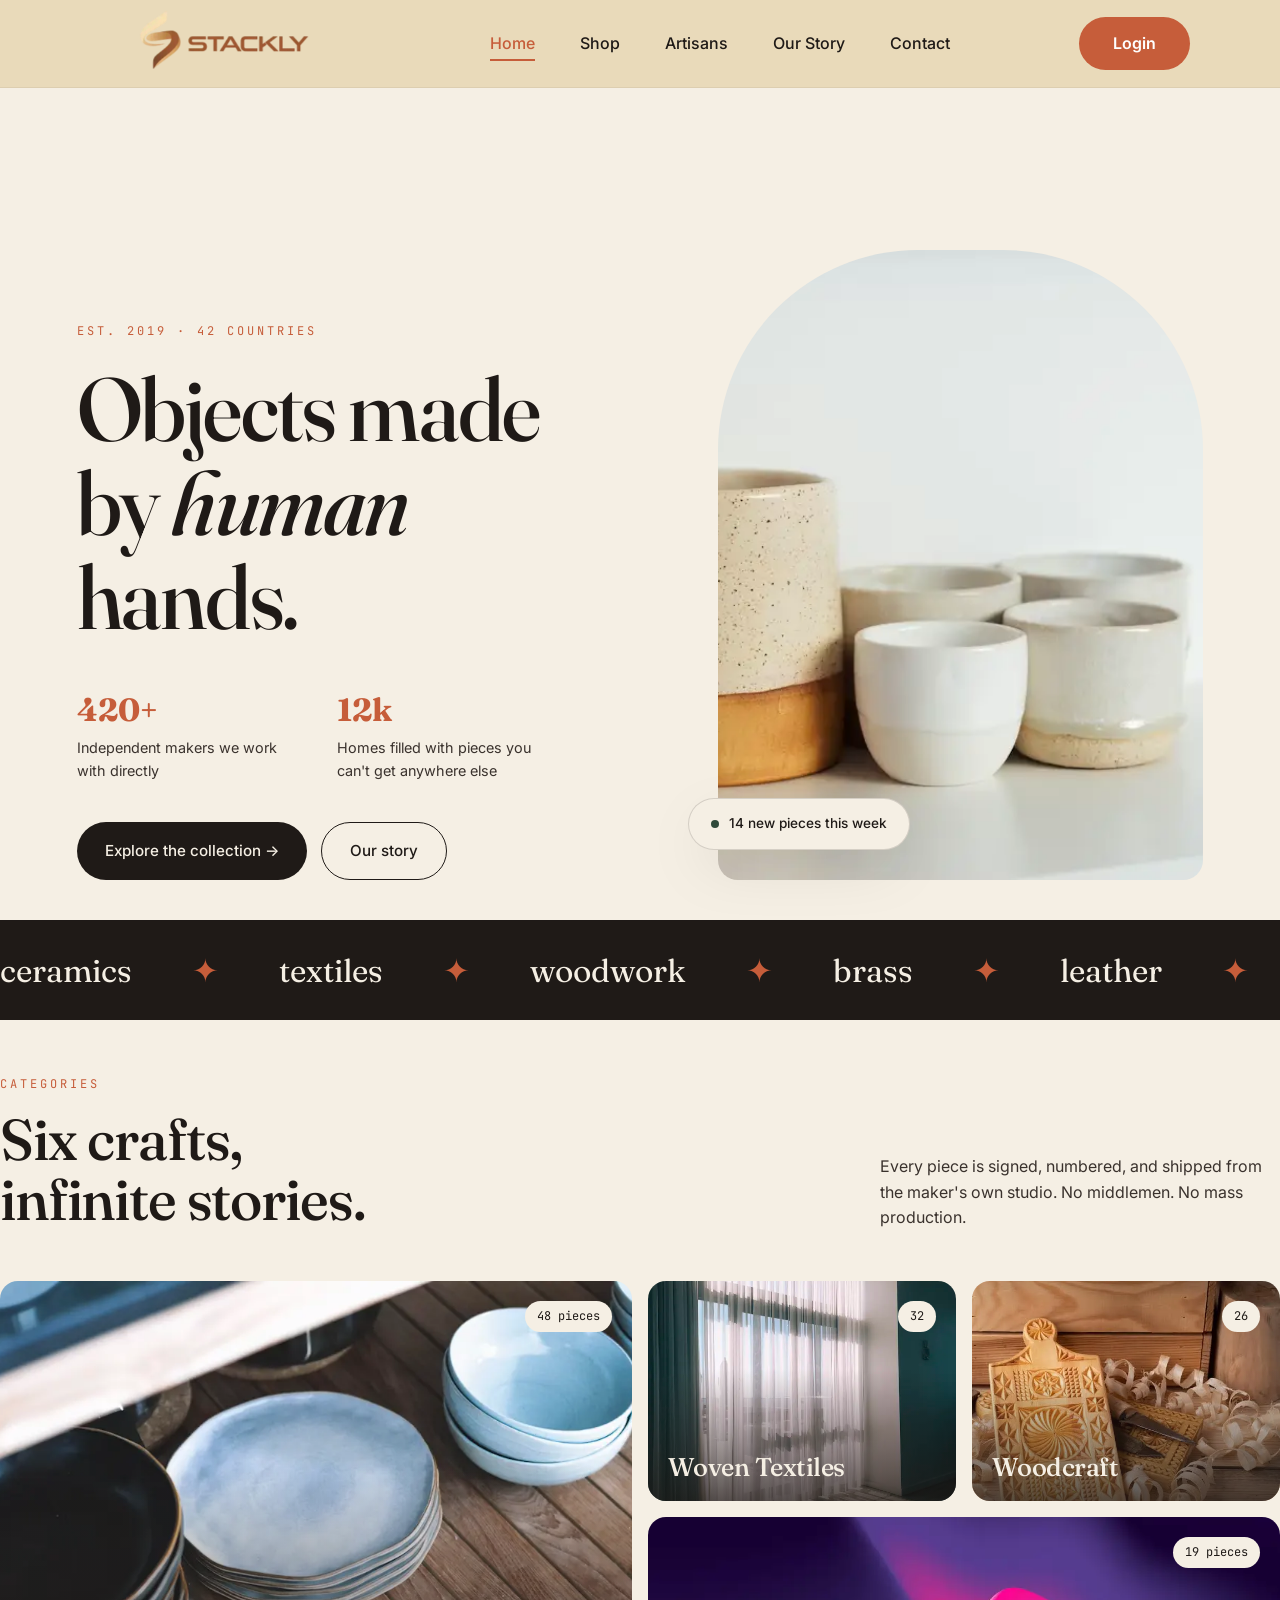
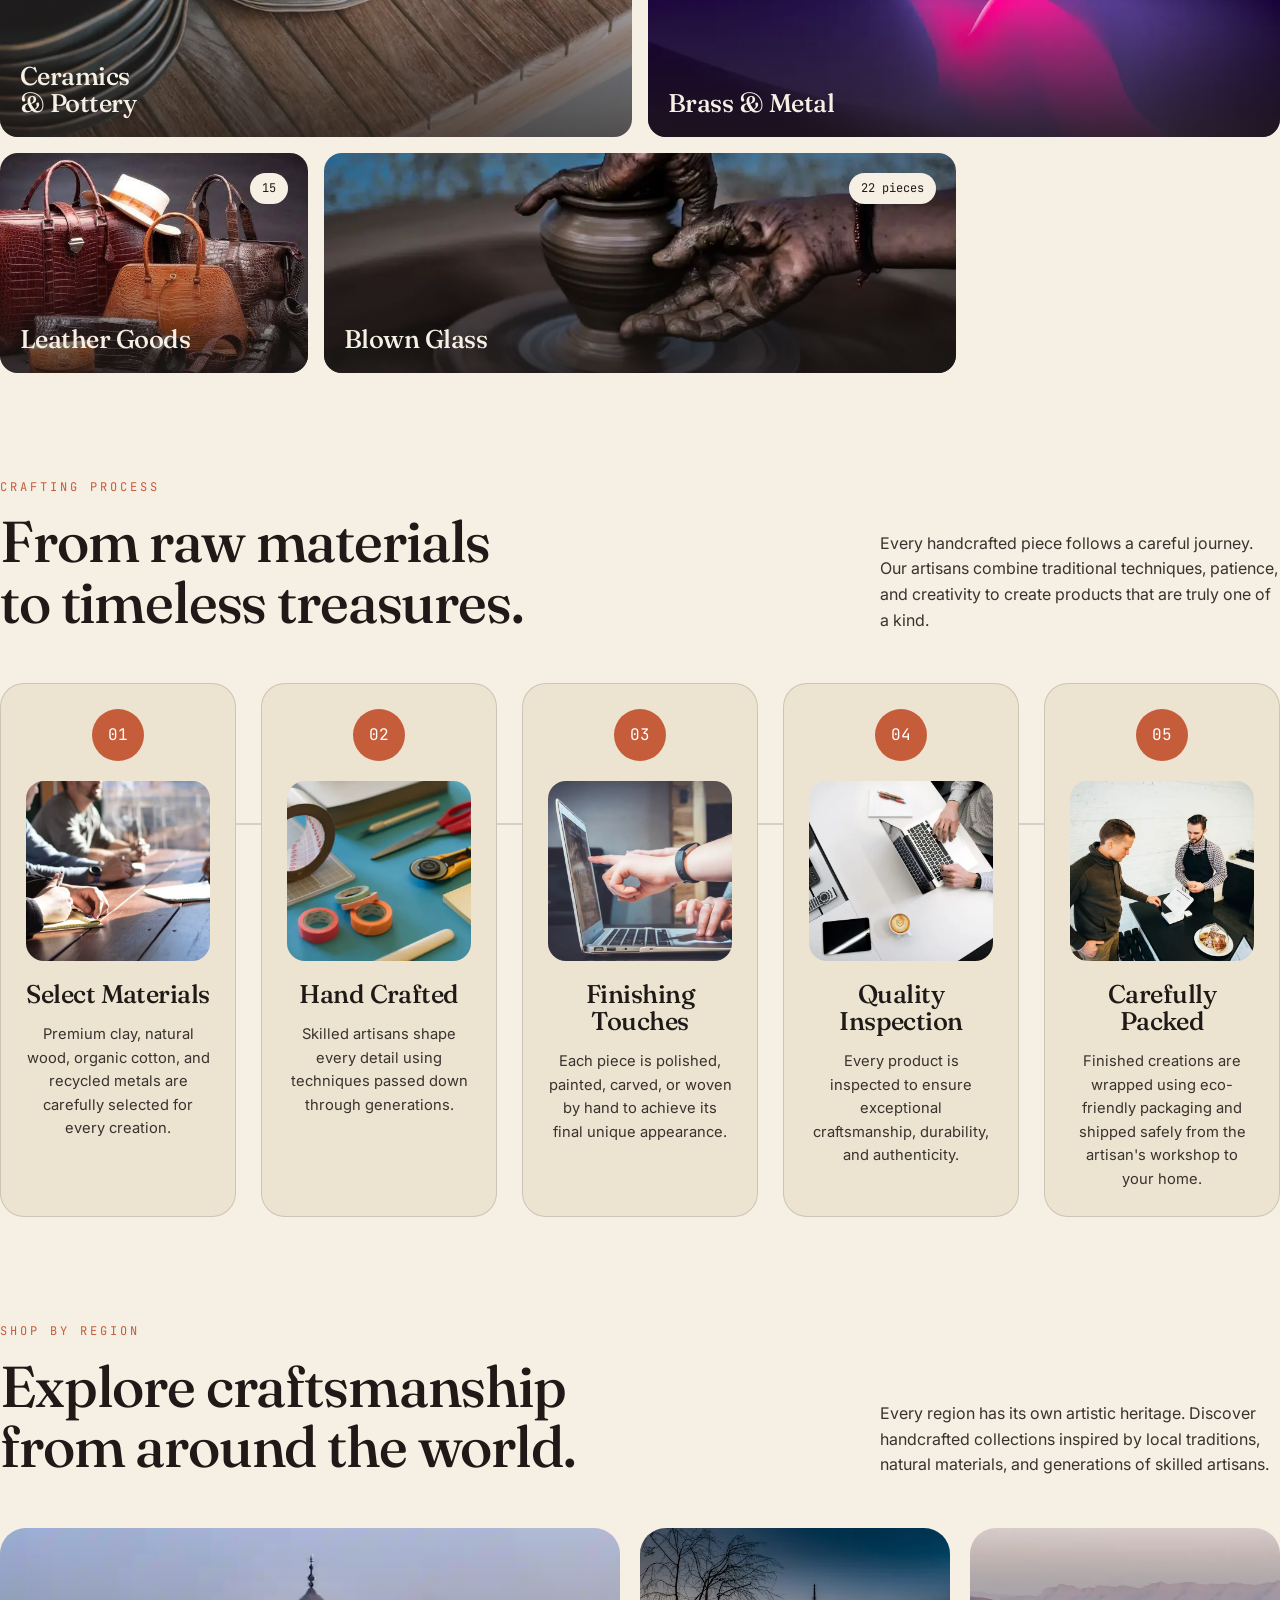
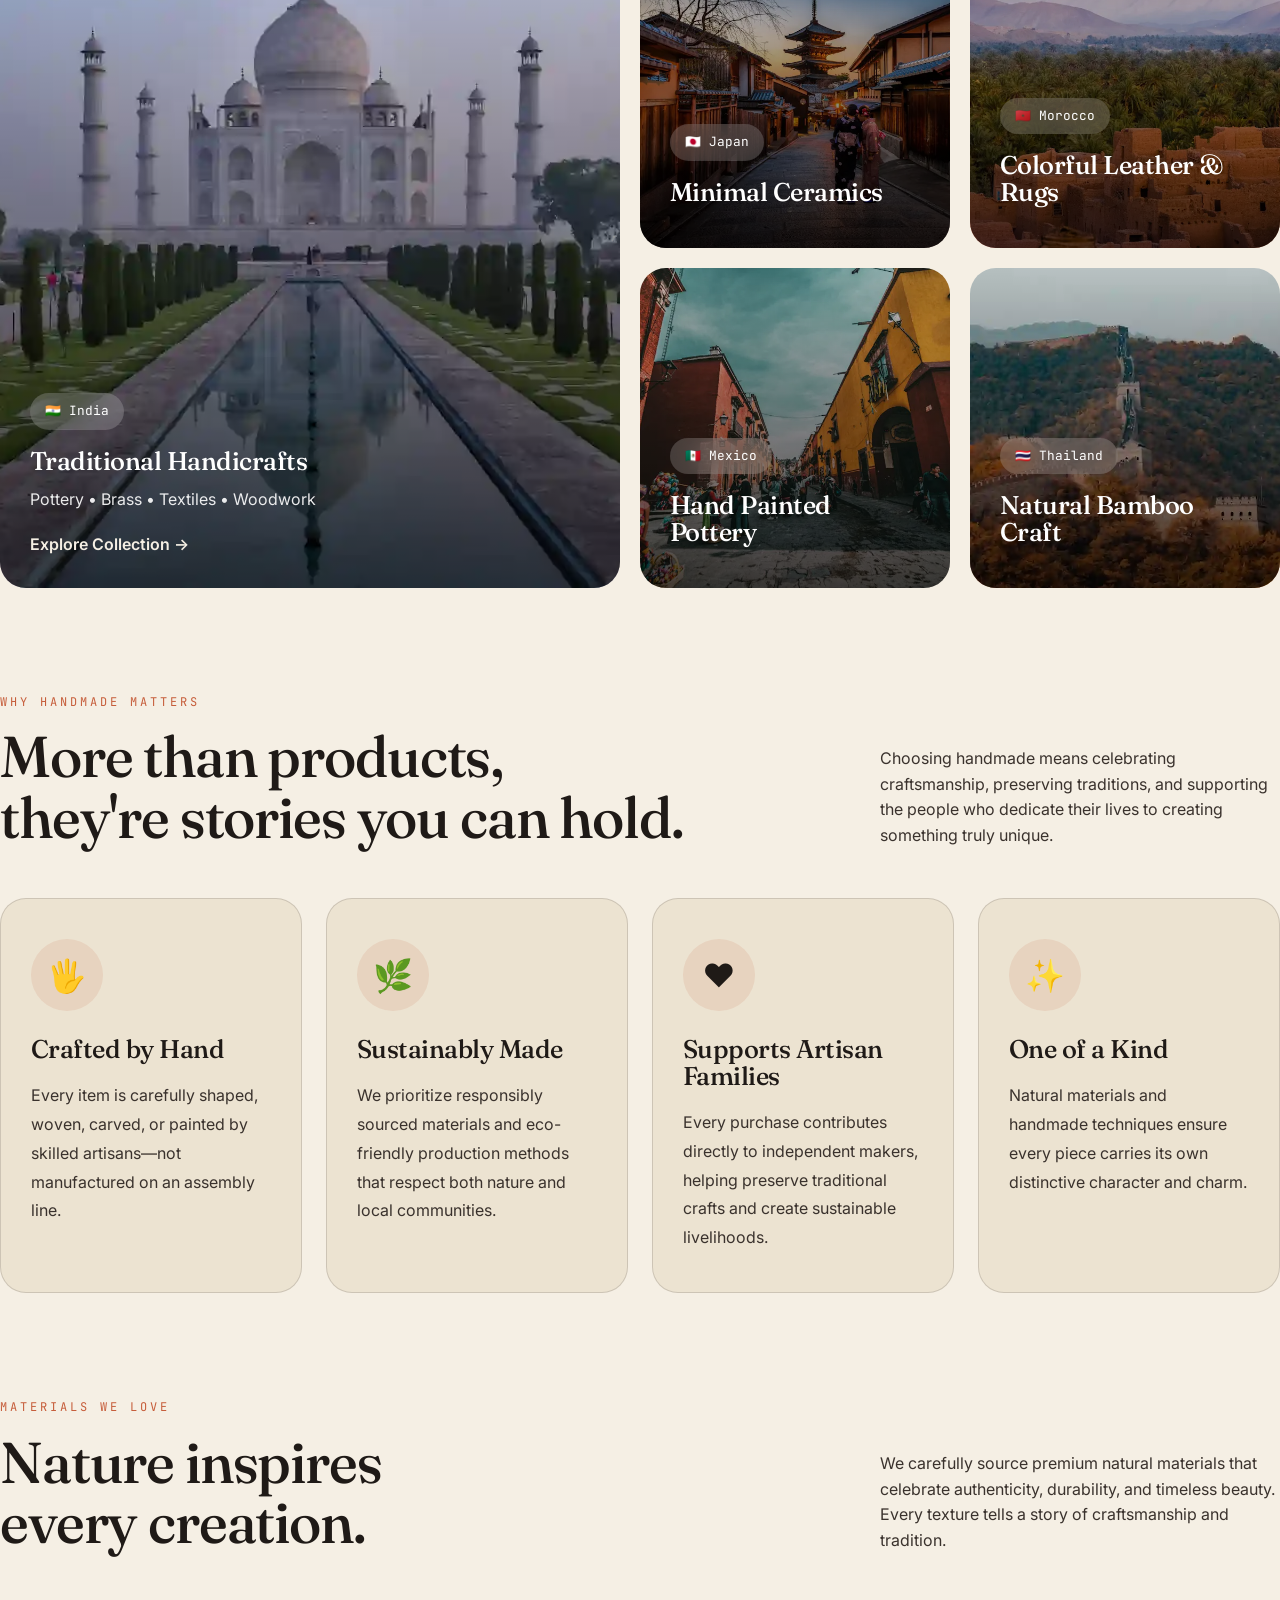
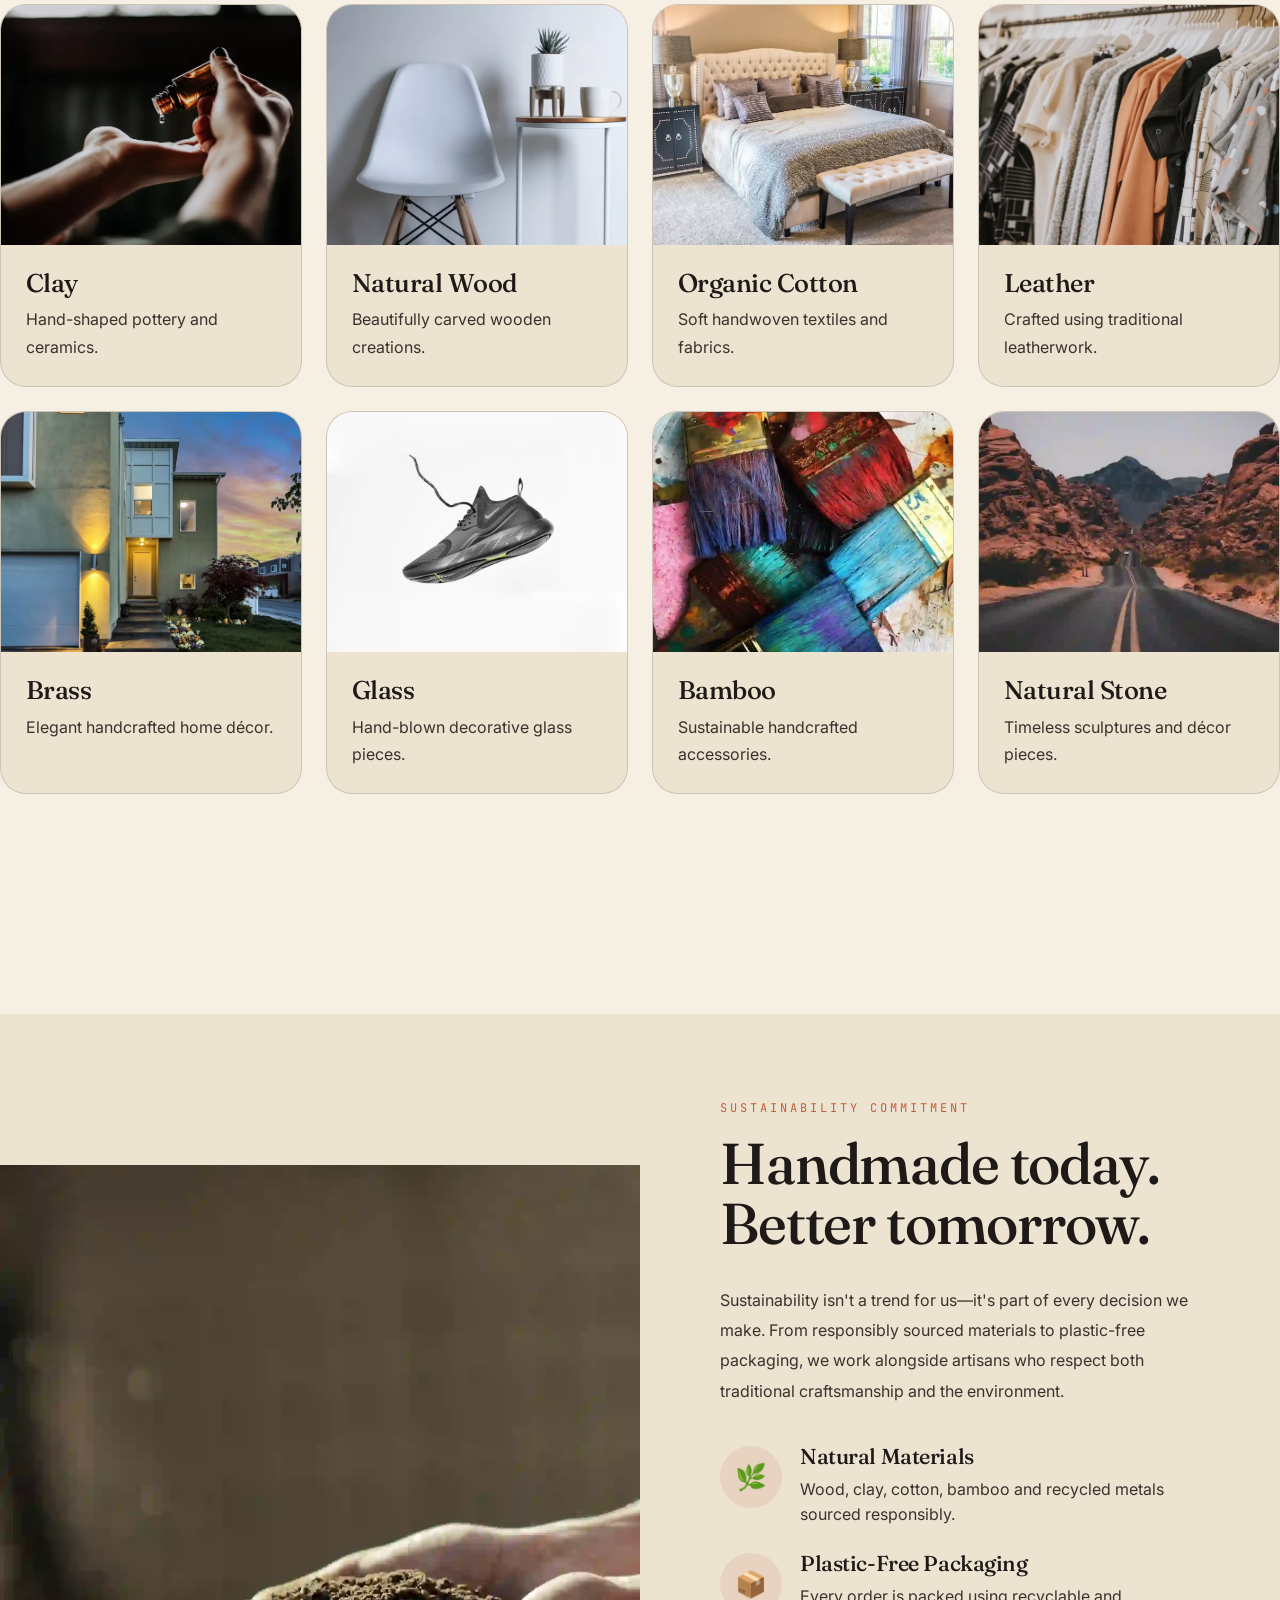
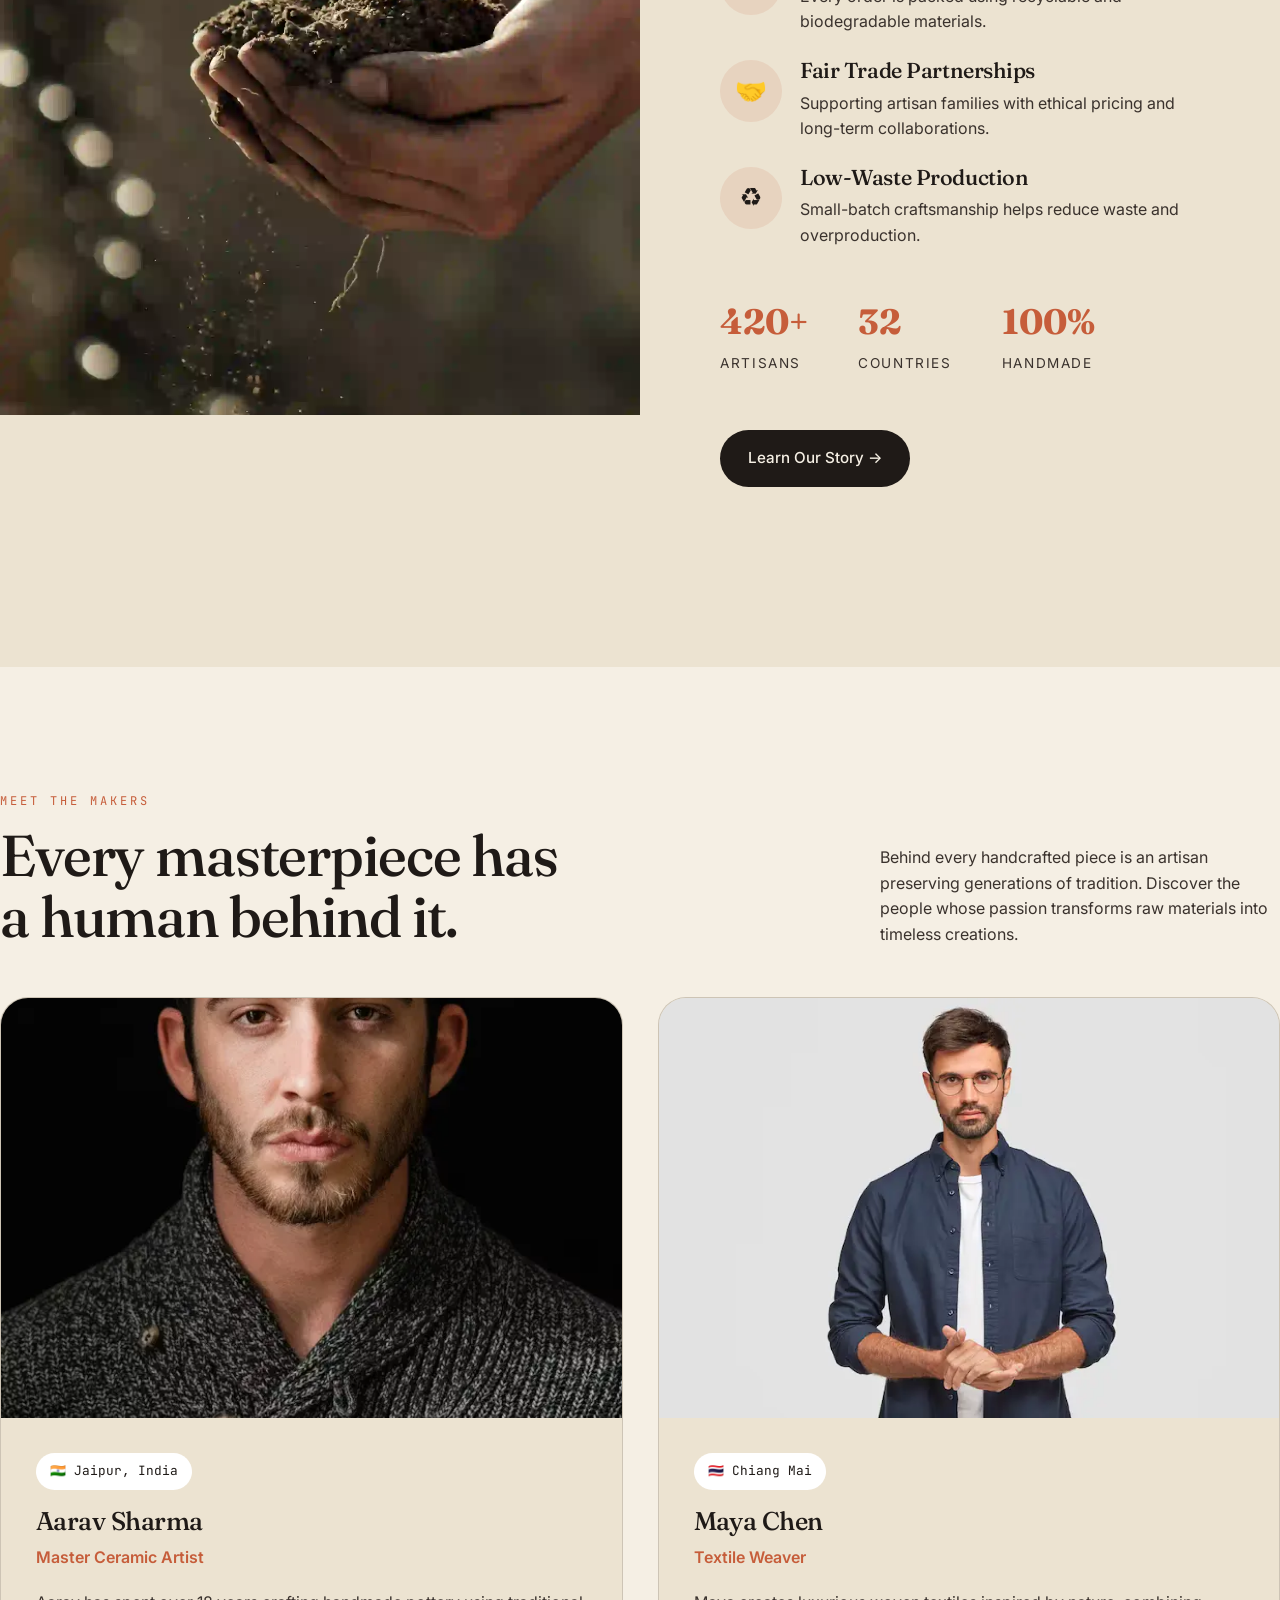
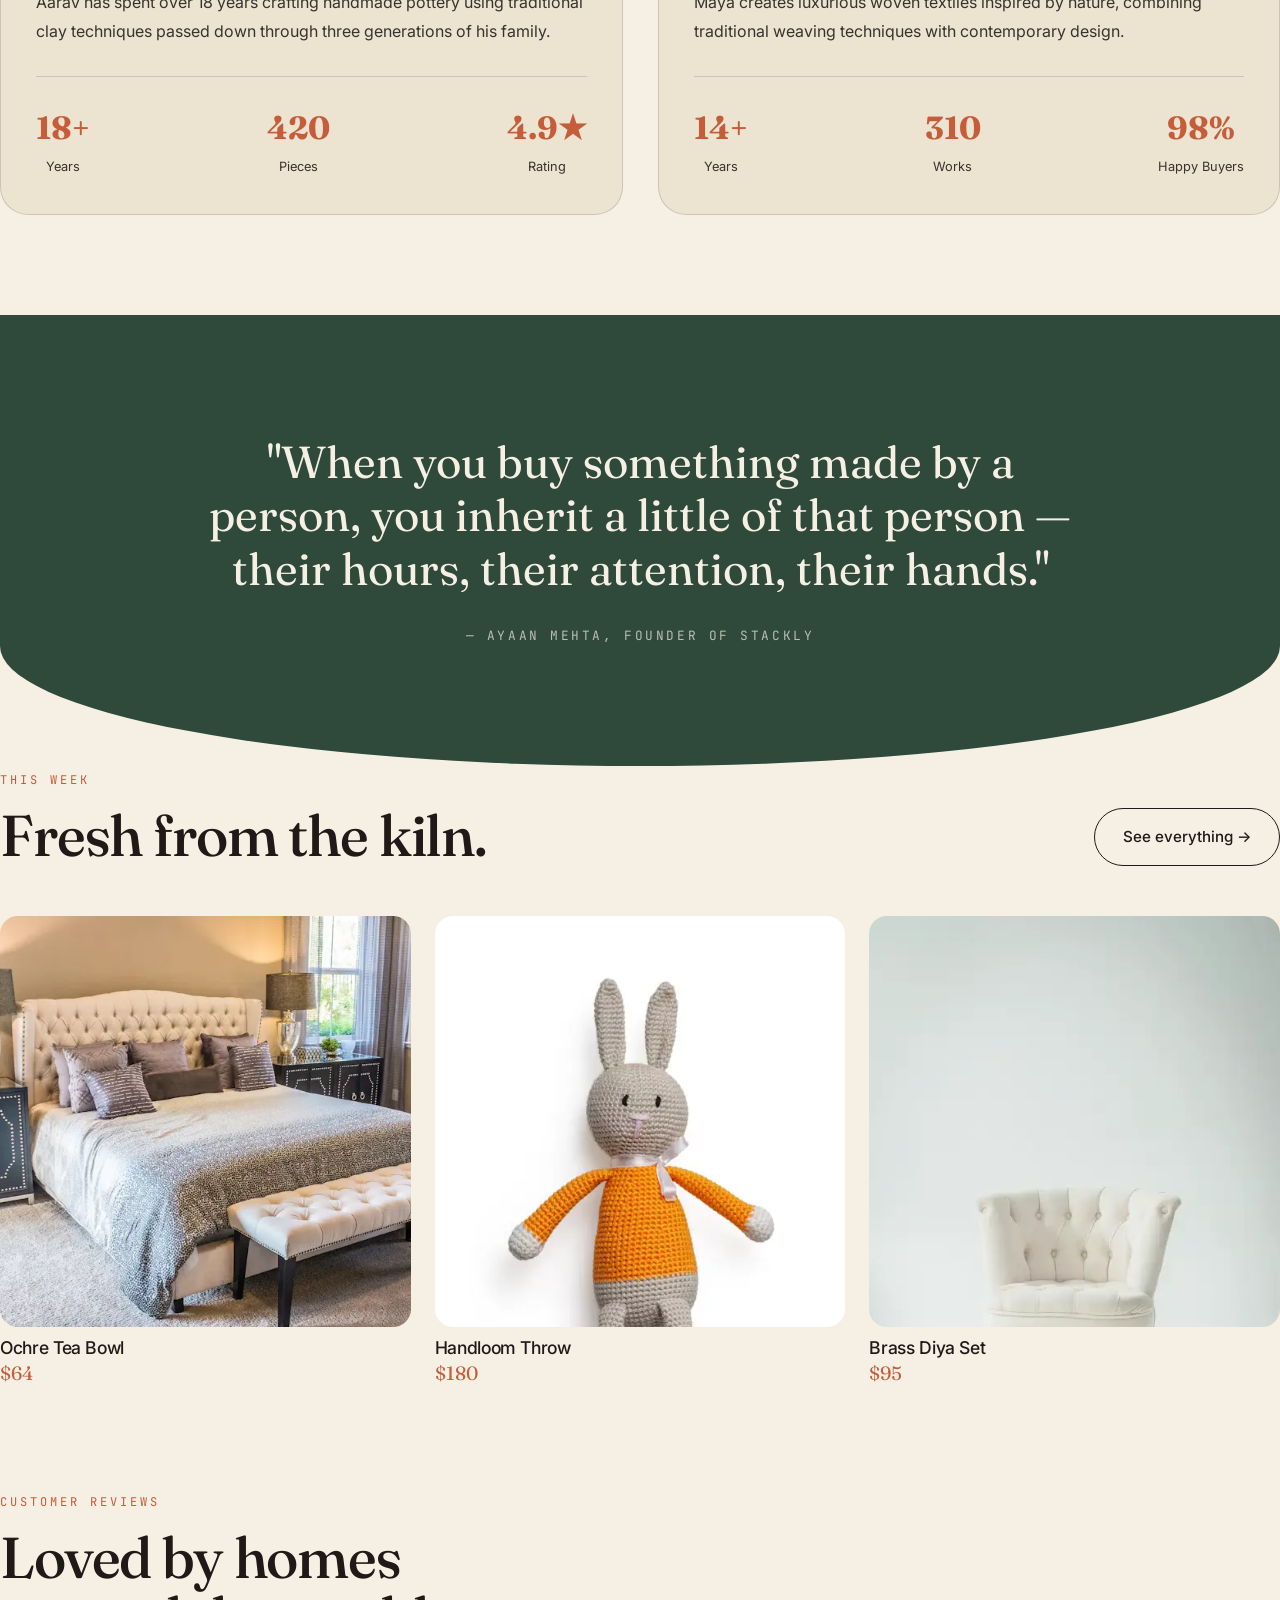
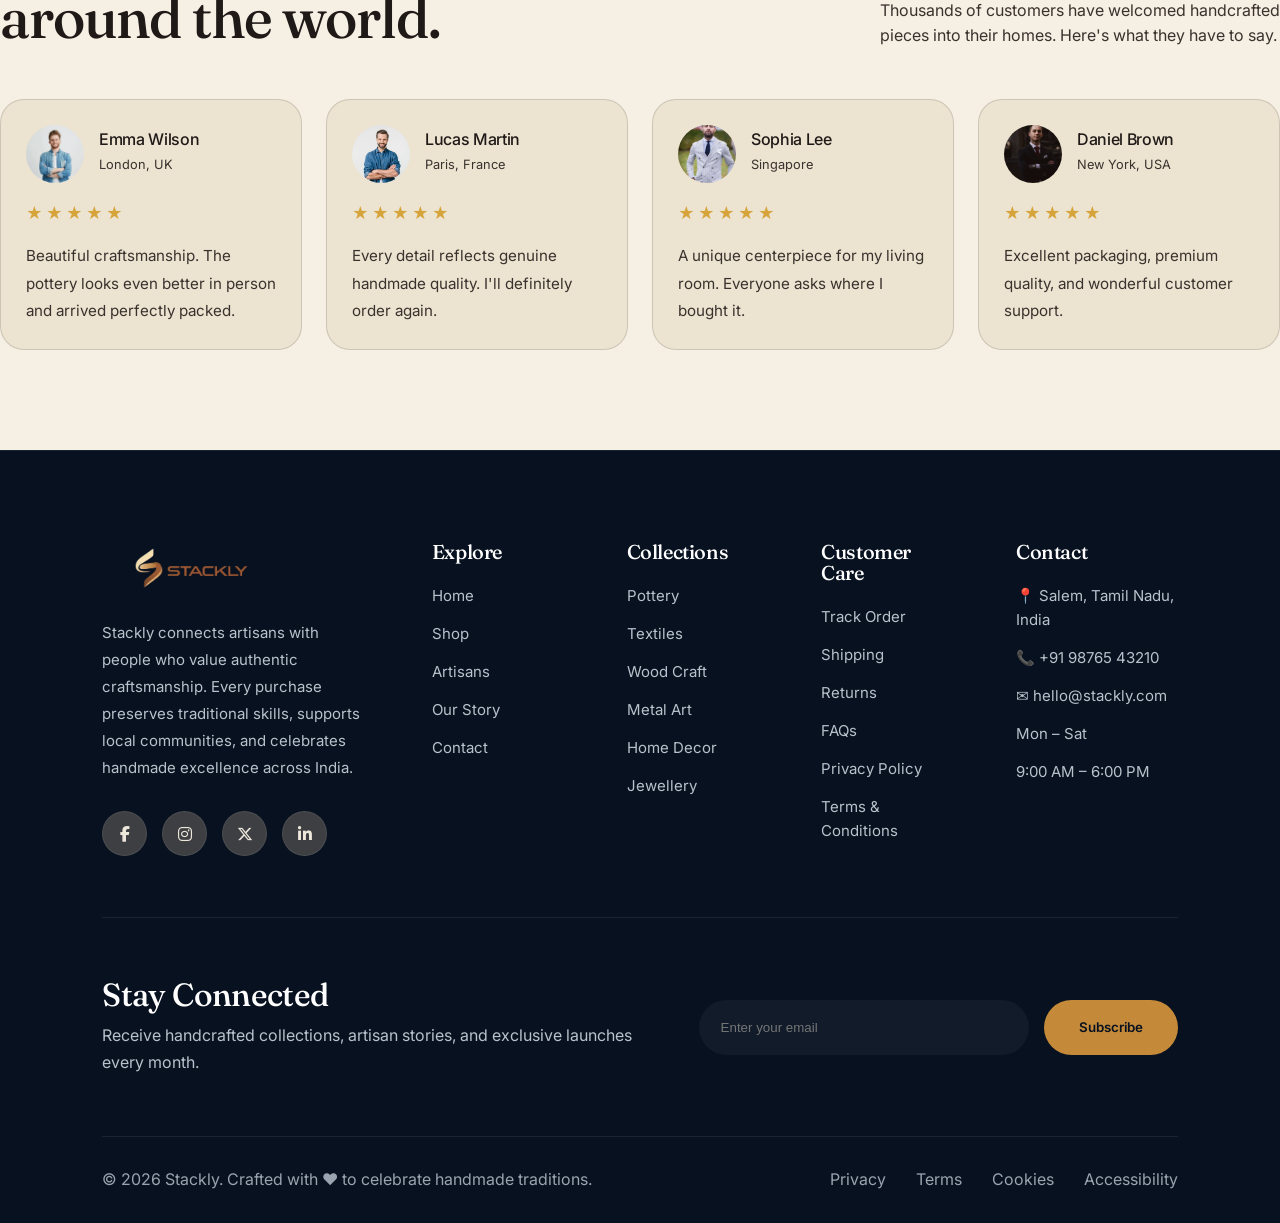
<file: index.html>
<!doctype html>
<html lang="en">
  <head>
    <meta charset="UTF-8" />
    <meta name="viewport" content="width=device-width, initial-scale=1" />
    <title>Stackly — Handmade by Human Hands</title>
    <meta
      name="description"
      content="A curated marketplace of one-of-a-kind handicrafts from independent artisans around the world."
    />
    <link rel="preconnect" href="https://fonts.googleapis.com" />
    <link rel="preconnect" href="https://fonts.gstatic.com" crossorigin />
    <link
      rel="stylesheet"
      href="https://cdnjs.cloudflare.com/ajax/libs/font-awesome/6.7.2/css/all.min.css"
    />
    <link
      href="https://fonts.googleapis.com/css2?family=Fraunces:ital,wght@0,300..700;1,300..700&family=Inter:wght@400;500;600&family=JetBrains+Mono:wght@400;500&display=swap"
      rel="stylesheet"
    />
    <link rel="stylesheet" href="css/style.css" />
    <link rel="stylesheet" href="css/home.css" />
  </head>
  <body>
    <!-- ==========================================
                PREMIUM NAVBAR
=========================================== -->

    <nav class="nav" id="navbar">
      <!-- Logo -->

      <a href="index.html" class="nav-logo">
        <img src="images/logo.webp" alt="Stackly Logo" class="logo-img" />
      </a>

      <!-- Desktop Navigation -->

      <ul class="nav-links">
        <li>
          <a href="index.html" class="active"> Home </a>
        </li>

        <li>
          <a href="shop.html"> Shop </a>
        </li>

        <li>
          <a href="artisans.html"> Artisans </a>
        </li>

        <li>
          <a href="story.html"> Our Story </a>
        </li>

        <li>
          <a href="contact.html"> Contact </a>
        </li>
      </ul>

      <!-- Right Side -->

      <div class="nav-right">
        <a href="login.html" class="nav-btn"> Login </a>

        <button class="burger" id="burger" aria-label="Open Menu">
          <span></span>
          <span></span>
          <span></span>
        </button>
      </div>

      <!-- ==============================
            MOBILE MENU
    =============================== -->

      <div class="mobile-menu" id="mobileMenu">
        <!-- Top -->

        <!-- <div class="mobile-top">

            <a href="index.html" class="mobile-logo">

                <span>K</span>Stackly

            </a>

            <button
                class="close-menu"
                id="closeMenu"
                aria-label="Close Menu">

                ✕

            </button>

        </div> -->

        <!-- Navigation -->

        <div class="mobile-nav">
          <span class="menu-label"> Navigation </span>

          <a href="index.html" class="active"> Home </a>

          <a href="shop.html"> Shop </a>

          <a href="artisans.html"> Artisans </a>

          <a href="story.html"> Our Story </a>

          <a href="contact.html"> Contact </a>
        </div>

        <!-- Account -->

        <div class="mobile-account">
          <span class="menu-label"> Account </span>

          <a href="login.html" class="mobile-btn"> Login </a>
        </div>

        <!-- Contact -->

        <div class="contact-info">
          
            <h3>Contac info</h3>
          <div class="contact-item">
            <i class="fa-solid fa-location-dot"></i>
            <span>Coimbatore</span>
          </div>

          <div class="contact-item">
            <i class="fa-solid fa-phone"></i>
            <span>+91 98765 43210</span>
          </div>

          <div class="contact-item">
            <i class="fa-solid fa-envelope"></i>
            <span>support@stackly.com</span>
          </div>

          <!-- <div class="contact-item">
            <i class="fa-solid fa-clock"></i>
            <span>Mon – Sat : 9:00 AM – 6:00 PM</span>
          </div> -->
        </div>
      </div>

      <!-- Overlay -->

      <div class="nav-overlay" id="navOverlay"></div>
    </nav>

    <main>
      <section class="hero">
        <div>
          <span class="eyebrow">Est. 2019 · 42 countries</span>
          <h1 style="margin-top: 20px">
            Objects made<br />by <em>human</em><br />hands.
          </h1>
          <div class="hero__meta">
            <div>
              <strong>420+</strong>
              <p>Independent makers we work with directly</p>
            </div>
            <div>
              <strong>12k</strong>
              <p>Homes filled with pieces you can't get anywhere else</p>
            </div>
          </div>
          <div
            style="margin-top: 40px; display: flex; gap: 14px; flex-wrap: wrap"
          >
            <a href="error.html" class="btn btn--primary"
              >Explore the collection →</a
            >
            <a href="error.html" class="btn btn--ghost">Our story</a>
          </div>
        </div>
        <div class="hero__visual">
          <img src="images/home-1.webp" alt="Handmade ceramic vase" />
          <div class="hero__badge">
            <span class="dot"></span> 14 new pieces this week
          </div>
        </div>
        <!-- <div class="hero__scroll">scroll to discover</div> -->
      </section>

      <div class="marquee">
        <div class="marquee__track">
          <span>ceramics</span><span>textiles</span><span>woodwork</span
          ><span>brass</span><span>leather</span><span>glass</span>
          <span>ceramics</span><span>textiles</span><span>woodwork</span
          ><span>brass</span><span>leather</span><span>glass</span>
        </div>
      </div>

      <section class="section wrap">
        <div class="sect-head reveal">
          <div>
            <span class="eyebrow">Categories</span>
            <h2 style="margin-top: 14px">Six crafts,<br />infinite stories.</h2>
          </div>
          <p>
            Every piece is signed, numbered, and shipped from the maker's own
            studio. No middlemen. No mass production.
          </p>
        </div>

        <div class="bento reveal">
          <div class="bento__item">
            <img src="images/home-2.webp" alt="Ceramics" />
            <span>48 pieces</span>
            <h3>Ceramics<br />& Pottery</h3>
          </div>
          <div class="bento__item">
            <img src="images/home-3.webp" alt="Textiles" />
            <span>32</span>
            <h3>Woven Textiles</h3>
          </div>
          <div class="bento__item">
            <img src="images/home-4.webp" alt="Wood" />
            <span>26</span>
            <h3>Woodcraft</h3>
          </div>
          <div class="bento__item">
            <img src="images/home-5.webp" alt="Brass" />
            <span>19 pieces</span>
            <h3>Brass & Metal</h3>
          </div>
          <div class="bento__item">
            <img src="images/home-6.webp" alt="Leather" />
            <span>15</span>
            <h3>Leather Goods</h3>
          </div>
          <div class="bento__item">
            <img src="images/home-7.webp" alt="Glass" />
            <span>22 pieces</span>
            <h3>Blown Glass</h3>
          </div>
        </div>
      </section>

      <!-- Section-2 -->
      <section class="craft-process section wrap">
        <div class="sect-head reveal">
          <div>
            <span class="eyebrow">Crafting Process</span>
            <h2 style="margin-top: 14px">
              From raw materials<br />
              to timeless treasures.
            </h2>
          </div>

          <p>
            Every handcrafted piece follows a careful journey. Our artisans
            combine traditional techniques, patience, and creativity to create
            products that are truly one of a kind.
          </p>
        </div>

        <div class="process-grid reveal">
          <div class="process-card">
            <div class="process-number">01</div>

            <div class="process-image">
              <img src="images/home-8.webp" alt="Selecting materials" />
            </div>

            <h3>Select Materials</h3>

            <p>
              Premium clay, natural wood, organic cotton, and recycled metals
              are carefully selected for every creation.
            </p>
          </div>

          <div class="process-card">
            <div class="process-number">02</div>

            <div class="process-image">
              <img src="images/home-9.webp" alt="Hand crafting" />
            </div>

            <h3>Hand Crafted</h3>

            <p>
              Skilled artisans shape every detail using techniques passed down
              through generations.
            </p>
          </div>

          <div class="process-card">
            <div class="process-number">03</div>

            <div class="process-image">
              <img src="images/home-10.webp" alt="Finishing" />
            </div>

            <h3>Finishing Touches</h3>

            <p>
              Each piece is polished, painted, carved, or woven by hand to
              achieve its final unique appearance.
            </p>
          </div>

          <div class="process-card">
            <div class="process-number">04</div>

            <div class="process-image">
              <img src="images/home-11.webp" alt="Quality check" />
            </div>

            <h3>Quality Inspection</h3>

            <p>
              Every product is inspected to ensure exceptional craftsmanship,
              durability, and authenticity.
            </p>
          </div>

          <div class="process-card">
            <div class="process-number">05</div>

            <div class="process-image">
              <img src="images/home-12.webp" alt="Packaging" />
            </div>

            <h3>Carefully Packed</h3>

            <p>
              Finished creations are wrapped using eco-friendly packaging and
              shipped safely from the artisan's workshop to your home.
            </p>
          </div>
        </div>
      </section>

      <!-- section-4 -->
      <section class="region section wrap">
        <div class="sect-head reveal">
          <div>
            <span class="eyebrow">Shop by Region</span>
            <h2 style="margin-top: 14px">
              Explore craftsmanship<br />
              from around the world.
            </h2>
          </div>

          <p>
            Every region has its own artistic heritage. Discover handcrafted
            collections inspired by local traditions, natural materials, and
            generations of skilled artisans.
          </p>
        </div>

        <div class="region-grid reveal">
          <article class="region-card large">
            <img src="images/home-13.webp" alt="India" />

            <div class="region-overlay">
              <span>🇮🇳 India</span>
              <h3>Traditional Handicrafts</h3>
              <p>Pottery • Brass • Textiles • Woodwork</p>

              <a href="error.html" class="region-link">
                Explore Collection →
              </a>
            </div>
          </article>

          <article class="region-card">
            <img src="images/home-14.webp" alt="Japan" />

            <div class="region-overlay">
              <span>🇯🇵 Japan</span>
              <h3>Minimal Ceramics</h3>
            </div>
          </article>

          <article class="region-card">
            <img src="images/home-15.webp" alt="Morocco" />

            <div class="region-overlay">
              <span>🇲🇦 Morocco</span>
              <h3>Colorful Leather & Rugs</h3>
            </div>
          </article>

          <article class="region-card">
            <img src="images/home-16.webp" alt="Mexico" />

            <div class="region-overlay">
              <span>🇲🇽 Mexico</span>
              <h3>Hand Painted Pottery</h3>
            </div>
          </article>

          <article class="region-card">
            <img src="images/home-17.webp" alt="Thailand" />

            <div class="region-overlay">
              <span>🇹🇭 Thailand</span>
              <h3>Natural Bamboo Craft</h3>
            </div>
          </article>
        </div>
      </section>

      <!-- section-5 -->
      <section class="handmade section wrap">
        <div class="sect-head reveal">
          <div>
            <span class="eyebrow">Why Handmade Matters</span>
            <h2 style="margin-top: 14px">
              More than products,<br />
              they're stories you can hold.
            </h2>
          </div>

          <p>
            Choosing handmade means celebrating craftsmanship, preserving
            traditions, and supporting the people who dedicate their lives to
            creating something truly unique.
          </p>
        </div>

        <div class="handmade-grid reveal">
          <article class="handmade-card">
            <div class="handmade-icon">🖐</div>

            <h3>Crafted by Hand</h3>

            <p>
              Every item is carefully shaped, woven, carved, or painted by
              skilled artisans—not manufactured on an assembly line.
            </p>
          </article>

          <article class="handmade-card">
            <div class="handmade-icon">🌿</div>

            <h3>Sustainably Made</h3>

            <p>
              We prioritize responsibly sourced materials and eco-friendly
              production methods that respect both nature and local communities.
            </p>
          </article>

          <article class="handmade-card">
            <div class="handmade-icon">❤️</div>

            <h3>Supports Artisan Families</h3>

            <p>
              Every purchase contributes directly to independent makers, helping
              preserve traditional crafts and create sustainable livelihoods.
            </p>
          </article>

          <article class="handmade-card">
            <div class="handmade-icon">✨</div>

            <h3>One of a Kind</h3>

            <p>
              Natural materials and handmade techniques ensure every piece
              carries its own distinctive character and charm.
            </p>
          </article>
        </div>
      </section>

      <!-- section-6 -->

      <!-- <section class="limited reveal">

    <img
        src="https://images.unsplash.com/photo-1517705008128-361805f42e86?w=1600&auto=format&fit=crop"
        alt="Limited Collection">

    <div class="limited-overlay">

        <span class="eyebrow">Limited Edition</span>

        <h2>
            Only <em>28</em> handcrafted<br>
            pieces remain.
        </h2>

        <p>
            Discover our exclusive Autumn Collection—carefully handcrafted in
            small batches and available only while supplies last.
        </p>

        <div class="limited-footer">

    <div class="limited-info">

            <div>
                <strong>28</strong>
                <span>Pieces Left</span>
            </div>

            <div>
                <strong>7</strong>
                <span>Artisans</span>
            </div>

            <div>
                <strong>14</strong>
                <span>Days Only</span>
            </div>

        </div>

    <a href="shop.html" class="btn btn--primary">
        Shop Collection →
    </a>

</div>


    </div>

</section> -->

      <!-- section-7 -->

      <section class="materials section wrap">
        <div class="sect-head reveal">
          <div>
            <span class="eyebrow">Materials We Love</span>
            <h2 style="margin-top: 14px">
              Nature inspires<br />
              every creation.
            </h2>
          </div>

          <p>
            We carefully source premium natural materials that celebrate
            authenticity, durability, and timeless beauty. Every texture tells a
            story of craftsmanship and tradition.
          </p>
        </div>

        <div class="materials-grid reveal">
          <article class="material-card">
            <img src="images/home-18.webp" alt="Clay" />
            <h3>Clay</h3>
            <p>Hand-shaped pottery and ceramics.</p>
          </article>

          <article class="material-card">
            <img src="images/home-19.webp" alt="Wood" />
            <h3>Natural Wood</h3>
            <p>Beautifully carved wooden creations.</p>
          </article>

          <article class="material-card">
            <img src="images/home-20.webp" alt="Cotton" />
            <h3>Organic Cotton</h3>
            <p>Soft handwoven textiles and fabrics.</p>
          </article>

          <article class="material-card">
            <img src="images/home-21.webp" alt="Leather" />
            <h3>Leather</h3>
            <p>Crafted using traditional leatherwork.</p>
          </article>

          <article class="material-card">
            <img src="images/home-22.webp" alt="Brass" />
            <h3>Brass</h3>
            <p>Elegant handcrafted home décor.</p>
          </article>

          <article class="material-card">
            <img src="images/home-23.webp" alt="Glass" />
            <h3>Glass</h3>
            <p>Hand-blown decorative glass pieces.</p>
          </article>

          <article class="material-card">
            <img src="images/home-24.webp" alt="Bamboo" />
            <h3>Bamboo</h3>
            <p>Sustainable handcrafted accessories.</p>
          </article>

          <article class="material-card">
            <img src="images/home-25.webp" alt="Stone" />
            <h3>Natural Stone</h3>
            <p>Timeless sculptures and décor pieces.</p>
          </article>
        </div>
      </section>

      <!-- section-8 -->
      <section class="sustainability section">
        <div class="sustainability-grid">
          <!-- LEFT -->

          <div class="sustainability-image reveal">
            <img src="images/home-26.webp" alt="Sustainable Craftsmanship" />
          </div>

          <!-- RIGHT -->

          <div class="sustainability-content reveal">
            <span class="eyebrow">Sustainability Commitment</span>

            <h2 style="margin-top: 14px">
              Handmade today.<br />
              Better tomorrow.
            </h2>

            <p class="sustainability-text">
              Sustainability isn't a trend for us—it's part of every decision we
              make. From responsibly sourced materials to plastic-free
              packaging, we work alongside artisans who respect both traditional
              craftsmanship and the environment.
            </p>

            <div class="sustainability-list">
              <div class="s-item">
                <span>🌿</span>

                <div>
                  <h4>Natural Materials</h4>
                  <p>
                    Wood, clay, cotton, bamboo and recycled metals sourced
                    responsibly.
                  </p>
                </div>
              </div>

              <div class="s-item">
                <span>📦</span>

                <div>
                  <h4>Plastic-Free Packaging</h4>
                  <p>
                    Every order is packed using recyclable and biodegradable
                    materials.
                  </p>
                </div>
              </div>

              <div class="s-item">
                <span>🤝</span>

                <div>
                  <h4>Fair Trade Partnerships</h4>
                  <p>
                    Supporting artisan families with ethical pricing and
                    long-term collaborations.
                  </p>
                </div>
              </div>

              <div class="s-item">
                <span>♻️</span>

                <div>
                  <h4>Low-Waste Production</h4>
                  <p>
                    Small-batch craftsmanship helps reduce waste and
                    overproduction.
                  </p>
                </div>
              </div>
            </div>

            <div class="s-stats">
              <div>
                <strong>420+</strong>
                <span>Artisans</span>
              </div>

              <div>
                <strong>32</strong>
                <span>Countries</span>
              </div>

              <div>
                <strong>100%</strong>
                <span>Handmade</span>
              </div>
            </div>

            <a href="error.html" class="btn btn--primary">
              Learn Our Story →
            </a>
          </div>
        </div>
      </section>

      <!-- section-9 -->

      <section class="makers section wrap">
        <div class="sect-head reveal">
          <div>
            <span class="eyebrow">Meet the Makers</span>
            <h2 style="margin-top: 14px">
              Every masterpiece has<br />
              a human behind it.
            </h2>
          </div>

          <p>
            Behind every handcrafted piece is an artisan preserving generations
            of tradition. Discover the people whose passion transforms raw
            materials into timeless creations.
          </p>
        </div>

        <div class="makers-grid reveal">
          <!-- Artisan 1 -->

          <article class="maker-card">
            <div class="maker-image">
              <img src="images/team4.webp" alt="Pottery artisan" />
            </div>

            <div class="maker-content">
              <span class="maker-country"> 🇮🇳 Jaipur, India </span>

              <h3>Aarav Sharma</h3>

              <p class="maker-role">Master Ceramic Artist</p>

              <p>
                Aarav has spent over 18 years crafting handmade pottery using
                traditional clay techniques passed down through three
                generations of his family.
              </p>

              <div class="maker-stats">
                <div>
                  <strong>18+</strong>
                  <span>Years</span>
                </div>

                <div>
                  <strong>420</strong>
                  <span>Pieces</span>
                </div>

                <div>
                  <strong>4.9★</strong>
                  <span>Rating</span>
                </div>
              </div>
            </div>
          </article>

          <!-- Artisan 2 -->

          <article class="maker-card">
            <div class="maker-image">
              <img src="images/team1.webp" alt="Textile artisan" />
            </div>

            <div class="maker-content">
              <span class="maker-country"> 🇹🇭 Chiang Mai </span>

              <h3>Maya Chen</h3>

              <p class="maker-role">Textile Weaver</p>

              <p>
                Maya creates luxurious woven textiles inspired by nature,
                combining traditional weaving techniques with contemporary
                design.
              </p>

              <div class="maker-stats">
                <div>
                  <strong>14+</strong>
                  <span>Years</span>
                </div>

                <div>
                  <strong>310</strong>
                  <span>Works</span>
                </div>

                <div>
                  <strong>98%</strong>
                  <span>Happy Buyers</span>
                </div>
              </div>
            </div>
          </article>
        </div>
      </section>

      <!-- section-10 -->

      <section class="pull-quote reveal">
        <blockquote>
          "When you buy something made by a person, you inherit a little of that
          person — their hours, their attention, their hands."
        </blockquote>
        <cite>— Ayaan Mehta, founder of Stackly</cite>
      </section>

      <section class="section wrap">
        <div class="sect-head reveal">
          <div>
            <span class="eyebrow">This week</span>
            <h2 style="margin-top: 14px">Fresh from the kiln.</h2>
          </div>
          <a href="error.html" class="btn btn--ghost">See everything →</a>
        </div>
        <div
          style="
            display: grid;
            grid-template-columns: repeat(3, 1fr);
            gap: 24px;
          "
          class="reveal"
        >
          <div>
            <div
              style="
                aspect-ratio: 1;
                border-radius: 18px;
                overflow: hidden;
                margin-bottom: 12px;
              "
            >
              <img
                src="images/home-20.webp"
                alt=""
                style="
                  width: 100%;
                  height: 100%;
                  object-fit: cover;
                  display: block;
                "
              />
            </div>
            <h3
              style="
                font-family: var(--f-body);
                font-size: 1.1rem;
                font-weight: 500;
              "
            >
              Ochre Tea Bowl
            </h3>
            <p
              style="
                color: var(--terracotta);
                font-family: var(--f-display);
                font-size: 1.2rem;
              "
            >
              $64
            </p>
          </div>
          <div>
            <div
              style="
                aspect-ratio: 1;
                border-radius: 18px;
                overflow: hidden;
                margin-bottom: 12px;
              "
            >
              <img src="images/home-30.webp" alt="" />
            </div>
            <h3
              style="
                font-family: var(--f-body);
                font-size: 1.1rem;
                font-weight: 500;
              "
            >
              Handloom Throw
            </h3>
            <p
              style="
                color: var(--terracotta);
                font-family: var(--f-display);
                font-size: 1.2rem;
              "
            >
              $180
            </p>
          </div>
          <div>
            <div
              style="
                aspect-ratio: 1;
                border-radius: 18px;
                overflow: hidden;
                margin-bottom: 12px;
              "
            >
              <img src="images/home-31.webp" alt="" />
            </div>
            <h3
              style="
                font-family: var(--f-body);
                font-size: 1.1rem;
                font-weight: 500;
              "
            >
              Brass Diya Set
            </h3>
            <p
              style="
                color: var(--terracotta);
                font-family: var(--f-display);
                font-size: 1.2rem;
              "
            >
              $95
            </p>
          </div>
        </div>
      </section>

      <!-- section-12 -->
      <section class="reviews section wrap">
        <div class="sect-head reveal">
          <div>
            <span class="eyebrow">Customer Reviews</span>
            <h2 style="margin-top: 14px">
              Loved by homes<br />
              around the world.
            </h2>
          </div>

          <p>
            Thousands of customers have welcomed handcrafted pieces into their
            homes. Here's what they have to say.
          </p>
        </div>

        <div class="reviews-grid reveal">
          <article class="review-card">
            <div class="review-top">
              <img src="images/team2.webp" alt="" />

              <div>
                <h4>Emma Wilson</h4>
                <span>London, UK</span>
              </div>
            </div>

            <div class="stars">★★★★★</div>

            <p>
              Beautiful craftsmanship. The pottery looks even better in person
              and arrived perfectly packed.
            </p>
          </article>

          <article class="review-card">
            <div class="review-top">
              <img src="images/team3.webp" alt="" />

              <div>
                <h4>Lucas Martin</h4>
                <span>Paris, France</span>
              </div>
            </div>

            <div class="stars">★★★★★</div>

            <p>
              Every detail reflects genuine handmade quality. I'll definitely
              order again.
            </p>
          </article>

          <article class="review-card">
            <div class="review-top">
              <img src="images/team5.webp" alt="" />

              <div>
                <h4>Sophia Lee</h4>
                <span>Singapore</span>
              </div>
            </div>

            <div class="stars">★★★★★</div>

            <p>
              A unique centerpiece for my living room. Everyone asks where I
              bought it.
            </p>
          </article>

          <article class="review-card">
            <div class="review-top">
              <img src="images/team6.webp" alt="" />

              <div>
                <h4>Daniel Brown</h4>
                <span>New York, USA</span>
              </div>
            </div>

            <div class="stars">★★★★★</div>

            <p>
              Excellent packaging, premium quality, and wonderful customer
              support.
            </p>
          </article>
        </div>
      </section>
    </main>

    <footer class="footer">
      <div class="container">
        <div class="footer-grid">
          <!-- Brand -->

          <div class="footer-brand">
            <a href="index.html">
              <img
                src="images/logo1.webp"
                alt="Stackly Logo"
                class="footer-logo"
              />
            </a>

            <p class="footer-text">
              Stackly connects artisans with people who value authentic
              craftsmanship. Every purchase preserves traditional skills,
              supports local communities, and celebrates handmade excellence
              across India.
            </p>

            <div class="social-links">
              <a href="error.html"><i class="fa-brands fa-facebook-f"></i></a>

              <a href="error.html"><i class="fa-brands fa-instagram"></i></a>

              <a href="error.html"><i class="fa-brands fa-x-twitter"></i></a>

              <a href="error.html"><i class="fa-brands fa-linkedin-in"></i></a>
            </div>
          </div>

          <!-- Explore -->

          <div class="footer-column">
            <h4>Explore</h4>

            <a href="index.html">Home</a>

            <a href="shop.html">Shop</a>

            <a href="artisans.html">Artisans</a>

            <a href="story.html">Our Story</a>

            <a href="contact.html">Contact</a>
          </div>

          <!-- Categories -->

          <div class="footer-column">
            <h4>Collections</h4>

            <a href="error.html">Pottery</a>

            <a href="error.html">Textiles</a>

            <a href="error.html">Wood Craft</a>

            <a href="error.html">Metal Art</a>

            <a href="error.html">Home Decor</a>

            <a href="error.html">Jewellery</a>
          </div>

          <!-- Customer -->

          <div class="footer-column">
            <h4>Customer Care</h4>

            <a href="error.html">Track Order</a>

            <a href="error.html">Shipping</a>

            <a href="error.html">Returns</a>

            <a href="error.html">FAQs</a>

            <a href="error.html">Privacy Policy</a>

            <a href="error.html">Terms & Conditions</a>
          </div>

          <!-- Contact -->

          <div class="footer-column">
            <h4>Contact</h4>

            <p>📍 Salem, Tamil Nadu, India</p>

            <p>📞 +91 98765 43210</p>

            <p>✉ hello@stackly.com</p>

            <p>Mon – Sat</p>

            <p>9:00 AM – 6:00 PM</p>
          </div>
        </div>

        <!-- Newsletter -->

        <div class="footer-newsletter">
          <div>
            <h3>Stay Connected</h3>

            <p>
              Receive handcrafted collections, artisan stories, and exclusive
              launches every month.
            </p>
          </div>

          <form>
            <input type="email" placeholder="Enter your email" />

            <button>Subscribe</button>
          </form>
        </div>

        <!-- Bottom -->

        <div class="footer-bottom">
          <p>
            © 2026 Stackly. Crafted with ❤️ to celebrate handmade traditions.
          </p>

          <div>
            <a href="error.html">Privacy</a>

            <a href="error.html">Terms</a>

            <a href="error.html">Cookies</a>

            <a href="error.html">Accessibility</a>
          </div>
        </div>
      </div>
    </footer>

    <script src="js/main.js"></script>
  </body>
</html>
</file>
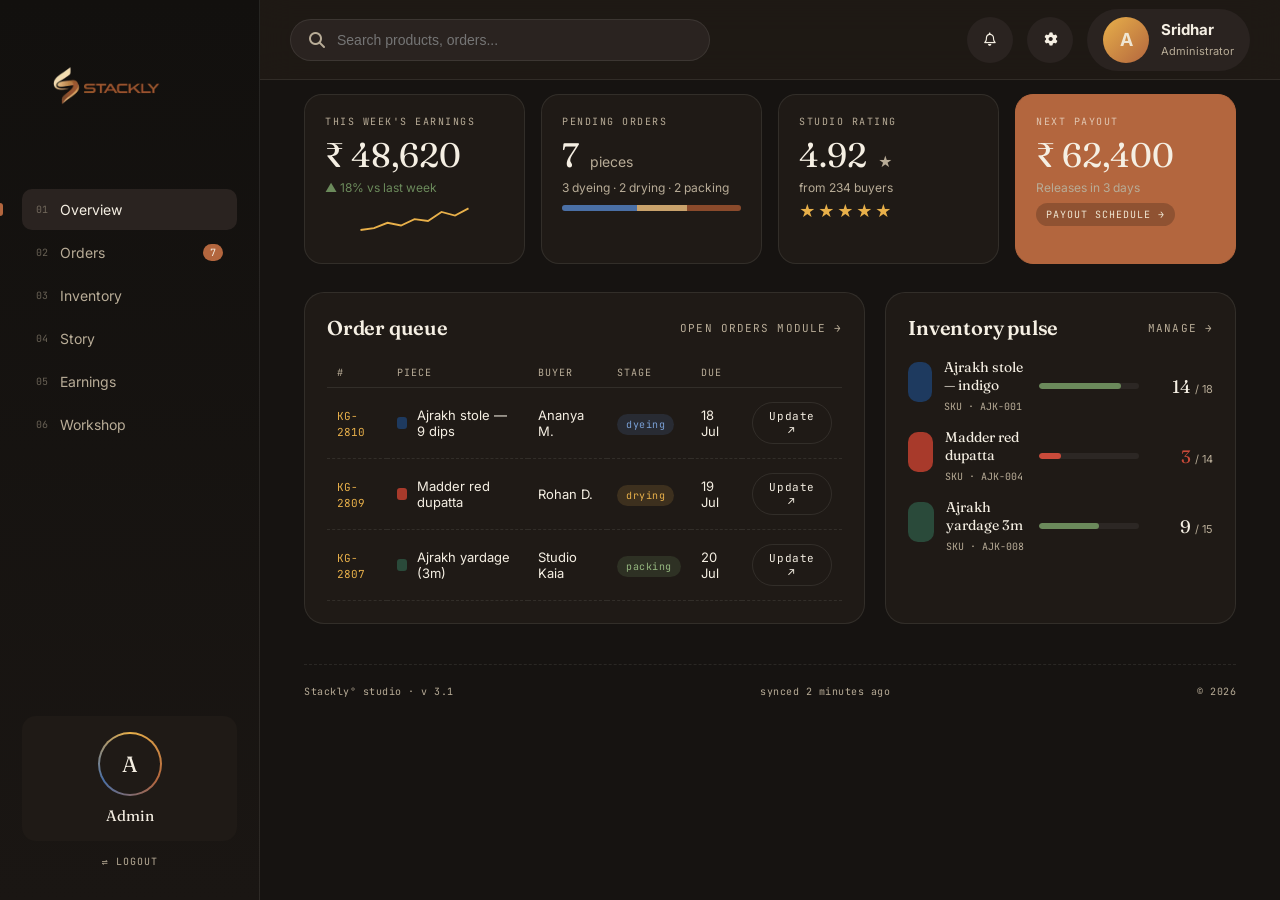
<file: admin-dashboard.html>
<!doctype html>
<html lang="en">
  <head>
    <meta charset="UTF-8" />
    <meta name="viewport" content="width=device-width,initial-scale=1" />
    <title>Artisan Dashboard — Stackly</title>
    <link rel="preconnect" href="https://fonts.googleapis.com" />
    <link rel="preconnect" href="https://fonts.gstatic.com" crossorigin />
    <link rel="stylesheet"
href="https://cdnjs.cloudflare.com/ajax/libs/font-awesome/6.7.2/css/all.min.css">
    <link
      href="https://fonts.googleapis.com/css2?family=Fraunces:ital,wght@0,400;0,600;1,500&family=Inter:wght@300;400;500;600&family=JetBrains+Mono:wght@400;500&display=swap"
      rel="stylesheet"
    />
    <link rel="stylesheet" href="css/admin.css" />
  </head>
  <body>
    <div class="sidebar-overlay" id="sidebarOverlay"></div>

    

    <div class="workshop">
      <aside class="loom">
        <!-- Close Button -->
        <button class="close-sidebar" id="closeSidebar">✕</button>

        <div class="loom-top">
          <a href="user-dashboard.html">
            <img src="images/logo.webp" alt="Stackly" class="sidebar-logo" />
          </a>
        </div>

        <nav class="loom-nav">
          <a class="active" data-view="overview"><span>01</span> Overview</a>
          <a data-view="orders"
            ><span>02</span> Orders <em class="badge">7</em></a
          >
          <a data-view="inventory"><span>03</span> Inventory</a>
          <a data-view="story"><span>04</span> Story</a>
          <a data-view="earnings"><span>05</span> Earnings</a>
          <a data-view="workshop"><span>06</span> Workshop</a>
        </nav>

        <div class="loom-bot">
          <div class="me">
            <div class="me-ring">
              <div class="me-face">A</div>
            </div>

            <p>Admin</p>
            <!-- <small>Indigo Ajrakh · Kachchh</small> -->
          </div>

          <a href="index.html" class="swap"> ⇌ Logout </a>
        </div>
      </aside>

      <main class="canvas">
        <div class="topbar">
          <button class="menu-toggle" id="menuToggle">☰</button>

    <div class="top-left">

        <div class="search-box">
            <i class="fa-solid fa-magnifying-glass"></i>
            <input type="text" placeholder="Search products, orders..." />
        </div>

    </div>

    <div class="top-right">

        <button class="icon-btn">
            <i class="fa-regular fa-bell"></i>
        </button>

        <button class="icon-btn">
            <i class="fa-solid fa-gear"></i>
        </button>

        <div class="profile">

            <div class="avatar">
                <span id="userAvatar">A</span>
            </div>

            <div>
                <h4 class="admin-name user-name">Sridhar</h4>
                <small>Administrator</small>
            </div>

        </div>

    </div>

</div>

        <!-- ═════ VIEW: OVERVIEW ═════ -->
        <section class="aview on" data-panel="overview">
          <div class="stat-row">
            <div class="stat">
              <p class="lbl">This week's earnings</p>
              <p class="big">₹ 48,620</p>
              <p class="delta up">▲ 18% vs last week</p>
              <svg class="spark" viewBox="0 0 120 40">
                <polyline
                  points="0,30 15,28 30,22 45,25 60,18 75,20 90,10 105,14 120,6"
                  fill="none"
                  stroke="#e8b04a"
                  stroke-width="2"
                />
              </svg>
            </div>
            <div class="stat">
              <p class="lbl">Pending orders</p>
              <p class="big">7 <em>pieces</em></p>
              <p class="delta">3 dyeing · 2 drying · 2 packing</p>
              <div class="bar">
                <span style="width: 42%; background: #4a6fa5"></span
                ><span style="width: 28%; background: #c9a26b"></span
                ><span style="width: 30%; background: #8a4a2b"></span>
              </div>
            </div>
            <div class="stat">
              <p class="lbl">Studio rating</p>
              <p class="big">4.92 <em>★</em></p>
              <p class="delta">from 234 buyers</p>
              <div class="stars">★★★★★</div>
            </div>
            <div class="stat dark">
              <p class="lbl">Next payout</p>
              <p class="big">₹ 62,400</p>
              <p class="delta">Releases in 3 days</p>
              <a
                href="dashboarderror.html"
                class="chip-link"
                data-jump="earnings"
                >Payout schedule →</a
              >
            </div>
          </div>

          <div class="split">
            <div class="panel orders-panel">
              <div class="p-head">
                <h2>Order queue</h2>
                <a class="ghost-link" data-jump="orders"
                  >open orders module →</a
                >
              </div>
              <table class="orders">
                <thead>
                  <tr>
                    <th>#</th>
                    <th>Piece</th>
                    <th>Buyer</th>
                    <th>Stage</th>
                    <th>Due</th>
                    <th></th>
                  </tr>
                </thead>
                <tbody>
                  <tr>
                    <td><code>KG-2810</code></td>
                    <td>
                      <div class="pc">
                        <span class="sw" style="background: #1e3a5f"></span>
                        Ajrakh stole — 9 dips
                      </div>
                    </td>
                    <td>Ananya M.</td>
                    <td><span class="tag dye">dyeing</span></td>
                    <td>18 Jul</td>
                    <td>
                      <button
                        class="mini"
                        onclick="window.location.href = 'dashboarderror.html'"
                      >
                        Update ↗
                      </button>
                    </td>
                  </tr>
                  <tr>
                    <td><code>KG-2809</code></td>
                    <td>
                      <div class="pc">
                        <span class="sw" style="background: #a83a2b"></span>
                        Madder red dupatta
                      </div>
                    </td>
                    <td>Rohan D.</td>
                    <td><span class="tag dry">drying</span></td>
                    <td>19 Jul</td>
                    <td>
                      <button
                        class="mini"
                        onclick="window.location.href = 'dashboarderror.html'"
                      >
                        Update ↗
                      </button>
                    </td>
                  </tr>
                  <tr>
                    <td><code>KG-2807</code></td>
                    <td>
                      <div class="pc">
                        <span class="sw" style="background: #2a4a3a"></span>
                        Ajrakh yardage (3m)
                      </div>
                    </td>
                    <td>Studio Kaia</td>
                    <td><span class="tag pack">packing</span></td>
                    <td>20 Jul</td>
                    <td>
                      <button
                        class="mini"
                        onclick="window.location.href = 'dashboarderror.html'"
                      >
                        Update ↗
                      </button>
                    </td>
                  </tr>
                </tbody>
              </table>
            </div>

            <div class="panel inv-panel">
              <div class="p-head">
                <h2>Inventory pulse</h2>
                <a class="ghost-link" data-jump="inventory">manage →</a>
              </div>
              <div class="inv-list">
                <div class="inv-row">
                  <div class="inv-name">
                    <span class="sw big" style="background: #1e3a5f"></span>
                    <div>
                      <p>Ajrakh stole — indigo</p>
                      <small>SKU · AJK-001</small>
                    </div>
                  </div>
                  <div class="inv-meter">
                    <div class="fill" style="width: 82%"></div>
                  </div>
                  <p class="inv-count">14 <small>/ 18</small></p>
                </div>
                <div class="inv-row">
                  <div class="inv-name">
                    <span class="sw big" style="background: #a83a2b"></span>
                    <div>
                      <p>Madder red dupatta</p>
                      <small>SKU · AJK-004</small>
                    </div>
                  </div>
                  <div class="inv-meter">
                    <div class="fill low" style="width: 22%"></div>
                  </div>
                  <p class="inv-count low">3 <small>/ 14</small></p>
                </div>
                <div class="inv-row">
                  <div class="inv-name">
                    <span class="sw big" style="background: #2a4a3a"></span>
                    <div>
                      <p>Ajrakh yardage 3m</p>
                      <small>SKU · AJK-008</small>
                    </div>
                  </div>
                  <div class="inv-meter">
                    <div class="fill" style="width: 60%"></div>
                  </div>
                  <p class="inv-count">9 <small>/ 15</small></p>
                </div>
              </div>
            </div>
          </div>
        </section>

        <!-- ═════ VIEW: ORDERS ═════ -->
        <section class="aview" data-panel="orders">
          <div class="a-page-head">
            <div>
              <p class="a-eyebrow">Module · 02</p>
              <h2 class="a-title">Order queue</h2>
              <p class="a-sub">
                7 pieces in the workshop right now — indigo pots to packing
                bench.
              </p>
            </div>
            <div class="a-metrics">
              <div><b>3</b><small>dyeing</small></div>
              <div><b>2</b><small>drying</small></div>
              <div><b>2</b><small>packing</small></div>
              <div class="mm"><b>₹ 62,400</b><small>queue value</small></div>
            </div>
          </div>

          <div class="a-filter">
            <span class="aftab on">Active (7)</span
            ><span class="aftab">Ready (2)</span
            ><span class="aftab">Shipped (18)</span
            ><span class="aftab">Cancelled</span>
          </div>

          <div class="panel orders-panel full">
            <table class="orders">
              <thead>
                <tr>
                  <th>#</th>
                  <th>Piece</th>
                  <th>Buyer</th>
                  <th>Stage</th>
                  <th>Due</th>
                  <th></th>
                </tr>
              </thead>
              <tbody>
                <tr>
                  <td><code>KG-2810</code></td>
                  <td>
                    <div class="pc">
                      <span class="sw" style="background: #1e3a5f"></span>
                      Ajrakh stole — 9 dips
                    </div>
                  </td>
                  <td>Ananya M.</td>
                  <td><span class="tag dye">dyeing</span></td>
                  <td>18 Jul</td>
                  <td>
                    <button
                      class="mini"
                      onclick="window.location.href = 'dashboarderror.html'"
                    >
                      Update ↗
                    </button>
                  </td>
                </tr>
                <tr>
                  <td><code>KG-2809</code></td>
                  <td>
                    <div class="pc">
                      <span class="sw" style="background: #a83a2b"></span>
                      Madder red dupatta
                    </div>
                  </td>
                  <td>Rohan D.</td>
                  <td><span class="tag dry">drying</span></td>
                  <td>19 Jul</td>
                  <td>
                    <button
                      class="mini"
                      onclick="window.location.href = 'dashboarderror.html'"
                    >
                      Update ↗
                    </button>
                  </td>
                </tr>
                <tr>
                  <td><code>KG-2807</code></td>
                  <td>
                    <div class="pc">
                      <span class="sw" style="background: #2a4a3a"></span>
                      Ajrakh yardage (3m)
                    </div>
                  </td>
                  <td>Studio Kaia</td>
                  <td><span class="tag pack">packing</span></td>
                  <td>20 Jul</td>
                  <td>
                    <button
                      class="mini"
                      onclick="window.location.href = 'dashboarderror.html'"
                    >
                      Update ↗
                    </button>
                  </td>
                </tr>
                <tr>
                  <td><code>KG-2803</code></td>
                  <td>
                    <div class="pc">
                      <span class="sw" style="background: #5b3a1e"></span>
                      Kaatha block set
                    </div>
                  </td>
                  <td>Priya V.</td>
                  <td><span class="tag dye">dyeing</span></td>
                  <td>22 Jul</td>
                  <td>
                    <button
                      class="mini"
                      onclick="window.location.href = 'dashboarderror.html'"
                    >
                      Update ↗
                    </button>
                  </td>
                </tr>
                <tr>
                  <td><code>KG-2799</code></td>
                  <td>
                    <div class="pc">
                      <span class="sw" style="background: #c9a26b"></span>
                      Natural cotton stole
                    </div>
                  </td>
                  <td>Meera S.</td>
                  <td><span class="tag dry">drying</span></td>
                  <td>23 Jul</td>
                  <td>
                    <button
                      class="mini"
                      onclick="window.location.href = 'dashboarderror.html'"
                    >
                      Update ↗
                    </button>
                  </td>
                </tr>
                <tr>
                  <td><code>KG-2795</code></td>
                  <td>
                    <div class="pc">
                      <span class="sw" style="background: #1e3a5f"></span>
                      Indigo yardage 6m
                    </div>
                  </td>
                  <td>Ateliér Om</td>
                  <td><span class="tag dye">dyeing</span></td>
                  <td>24 Jul</td>
                  <td>
                    <button
                      class="mini"
                      onclick="window.location.href = 'dashboarderror.html'"
                    >
                      Update ↗
                    </button>
                  </td>
                </tr>
                <tr>
                  <td><code>KG-2791</code></td>
                  <td>
                    <div class="pc">
                      <span class="sw" style="background: #5b3a1e"></span>
                      Wooden block re-carve
                    </div>
                  </td>
                  <td>Self stock</td>
                  <td><span class="tag pack">packing</span></td>
                  <td>25 Jul</td>
                  <td>
                    <button
                      class="mini"
                      onclick="window.location.href = 'dashboarderror.html'"
                    >
                      Update ↗
                    </button>
                  </td>
                </tr>
              </tbody>
            </table>
          </div>
        </section>

        <!-- ═════ VIEW: INVENTORY ═════ -->
        <section class="aview" data-panel="inventory">
          <div class="a-page-head">
            <div>
              <p class="a-eyebrow">Module · 03</p>
              <h2 class="a-title">Inventory</h2>
              <p class="a-sub">
                Every piece on your shelves. Low-stock flagged in madder red.
              </p>
            </div>
            <div class="a-metrics">
              <div><b>43</b><small>total pieces</small></div>
              <div><b>2</b><small>low stock</small></div>
              <div><b>5</b><small>SKUs</small></div>
              <div class="mm"><b>₹ 1,84,200</b><small>shelf value</small></div>
            </div>
          </div>

          <div class="inv-cards">
            <div class="ic">
              <div class="ic-top" style="background: #1e3a5f"></div>
              <div class="ic-body">
                <b>Ajrakh stole — indigo</b><small>AJK-001 · ₹ 3,850</small>
                <div class="inv-meter">
                  <div class="fill" style="width: 82%"></div>
                </div>
                <p class="ic-count">14 / 18 in stock</p>
                <div class="ic-act">
                  <button
                    class="mini"
                    onclick="window.location.href = 'dashboarderror.html'"
                  >
                    ＋ Add</button
                  ><button
                    class="mini ghost"
                    onclick="window.location.href = 'dashboarderror.html'"
                  >
                    Edit
                  </button>
                </div>
              </div>
            </div>
            <div class="ic">
              <div class="ic-top" style="background: #a83a2b"></div>
              <div class="ic-body">
                <b>Madder red dupatta</b><small>AJK-004 · ₹ 2,900</small>
                <div class="inv-meter">
                  <div class="fill low" style="width: 22%"></div>
                </div>
                <p class="ic-count low">⚠ 3 / 14 — restock soon</p>
                <div class="ic-act">
                  <button
                    class="mini"
                    onclick="window.location.href = 'dashboarderror.html'"
                  >
                    ＋ Add</button
                  ><button
                    class="mini ghost"
                    onclick="window.location.href = 'dashboarderror.html'"
                  >
                    Edit
                  </button>
                </div>
              </div>
            </div>
            <div class="ic">
              <div class="ic-top" style="background: #2a4a3a"></div>
              <div class="ic-body">
                <b>Ajrakh yardage 3m</b><small>AJK-008 · ₹ 4,200</small>
                <div class="inv-meter">
                  <div class="fill" style="width: 60%"></div>
                </div>
                <p class="ic-count">9 / 15 in stock</p>
                <div class="ic-act">
                  <button
                    class="mini"
                    onclick="window.location.href = 'dashboarderror.html'"
                  >
                    ＋ Add</button
                  ><button
                    class="mini ghost"
                    onclick="window.location.href = 'dashboarderror.html'"
                  >
                    Edit
                  </button>
                </div>
              </div>
            </div>
            <div class="ic">
              <div class="ic-top" style="background: #c9a26b"></div>
              <div class="ic-body">
                <b>Natural cotton stole</b><small>AJK-012 · ₹ 1,600</small>
                <div class="inv-meter">
                  <div class="fill mid" style="width: 45%"></div>
                </div>
                <p class="ic-count">6 / 14 in stock</p>
                <div class="ic-act">
                  <button
                    class="mini"
                    onclick="window.location.href = 'dashboarderror.html'"
                  >
                    ＋ Add</button
                  ><button
                    class="mini ghost"
                    onclick="window.location.href = 'dashboarderror.html'"
                  >
                    Edit
                  </button>
                </div>
              </div>
            </div>
            <div class="ic">
              <div class="ic-top" style="background: #5b3a1e"></div>
              <div class="ic-body">
                <b>Block-print scarf set</b><small>AJK-020 · ₹ 5,400</small>
                <div class="inv-meter">
                  <div class="fill" style="width: 70%"></div>
                </div>
                <p class="ic-count">11 / 16 in stock</p>
                <div class="ic-act">
                  <button
                    class="mini"
                    onclick="window.location.href = 'dashboarderror.html'"
                  >
                    ＋ Add</button
                  ><button
                    class="mini ghost"
                    onclick="window.location.href = 'dashboarderror.html'"
                  >
                    Edit
                  </button>
                </div>
              </div>
            </div>
            <div class="ic add">
              <span>＋</span><b>Add new product</b
              ><small>Upload photos, set MRP, describe the craft.</small>
            </div>
          </div>
        </section>

        <!-- ═════ VIEW: STORY ═════ -->
        <section class="aview" data-panel="story">
          <div class="a-page-head">
            <div>
              <p class="a-eyebrow">Module · 04</p>
              <h2 class="a-title">Your maker story</h2>
              <p class="a-sub">
                Buyers who read your story buy 3.4× more. Keep it warm.
              </p>
            </div>
            <div class="story-reach">
              <div class="ring">
                <svg viewBox="0 0 120 120">
                  <circle
                    cx="60"
                    cy="60"
                    r="52"
                    fill="none"
                    stroke="rgba(245,239,227,.15)"
                    stroke-width="10"
                  />
                  <circle
                    cx="60"
                    cy="60"
                    r="52"
                    fill="none"
                    stroke="#e8b04a"
                    stroke-width="10"
                    stroke-dasharray="326"
                    stroke-dashoffset="70"
                    stroke-linecap="round"
                    transform="rotate(-90 60 60)"
                  />
                </svg>
                <span>78%</span>
              </div>
              <div><b>1,284</b><small>readers this week</small></div>
            </div>
          </div>

          <div class="story-editor">
            <div class="se-col">
              <p class="se-lbl">Cover image</p>
              <div
                class="se-cover"
                style="background: linear-gradient(135deg, #1e3a5f, #4a6fa5)"
              >
                <span>replace cover</span>
              </div>
              <p class="se-lbl">Craft village</p>
              <input class="se-input" value="Ajrakhpur, Kachchh — Gujarat" />
              <p class="se-lbl">Years at the craft</p>
              <input class="se-input" value="26" />
            </div>
            <div class="se-col">
              <p class="se-lbl">Your story</p>
              <textarea class="se-input tall">
I am Sufiyan Khatri, tenth generation Ajrakh printer in Kachchh. Our indigo vats are fermented for weeks, our blocks are hand-carved from sheesham wood, and every yardage takes 16 stages — from myrobalan soak to camel-dung wash. When you buy an Ajrakh piece, you are keeping a 400-year-old craft alive in the desert.</textarea
              >
              <p class="se-lbl">Signature technique</p>
              <input
                class="se-input"
                value="9-dip natural indigo, resist block printing"
              />
              <div class="se-actions">
                <button class="pill-btn solid">Save story</button
                ><button class="pill-btn ghost">Preview page</button>
              </div>
            </div>
          </div>
        </section>

        <!-- ═════ VIEW: EARNINGS ═════ -->
        <section class="aview" data-panel="earnings">
          <div class="a-page-head">
            <div>
              <p class="a-eyebrow">Module · 05</p>
              <h2 class="a-title">Earnings</h2>
              <p class="a-sub">
                What Stackly owes the workshop, and where the money has been.
              </p>
            </div>
            <div class="a-metrics">
              <div><b>₹ 62,400</b><small>next payout</small></div>
              <div><b>₹ 48,620</b><small>this week</small></div>
              <div><b>₹ 4,84,200</b><small>YTD</small></div>
              <div class="mm"><b>₹ 78</b><small>avg per hour</small></div>
            </div>
          </div>

          <div class="earn-hero">
            <p class="eh-lbl">Earnings — last 12 weeks</p>
            <svg viewBox="0 0 600 180" class="earn-chart">
              <polyline
                fill="none"
                stroke="#e8b04a"
                stroke-width="2.5"
                points="0,140 50,120 100,130 150,90 200,105 250,80 300,95 350,60 400,72 450,45 500,55 550,30 600,20"
              />
              <polyline
                fill="rgba(232,176,74,.15)"
                stroke="none"
                points="0,140 50,120 100,130 150,90 200,105 250,80 300,95 350,60 400,72 450,45 500,55 550,30 600,20 600,180 0,180"
              />
            </svg>
            <div class="eh-legend">
              <span>Apr</span><span>May</span><span>Jun</span><span>Jul</span>
            </div>
          </div>

          <div class="payout-list">
            <h3>Payout history</h3>
            <div class="po">
              <span class="po-i">₹</span>
              <div>
                <b>Weekly payout</b
                ><small>17 orders · settled to HDFC ••7842</small>
              </div>
              <span class="po-amt">₹ 54,200</span
              ><em class="po-date">10 Jul</em>
            </div>
            <div class="po">
              <span class="po-i">₹</span>
              <div><b>Weekly payout</b><small>14 orders</small></div>
              <span class="po-amt">₹ 41,800</span
              ><em class="po-date">03 Jul</em>
            </div>
            <div class="po">
              <span class="po-i">₹</span>
              <div><b>Weekly payout</b><small>19 orders</small></div>
              <span class="po-amt">₹ 58,940</span
              ><em class="po-date">26 Jun</em>
            </div>
            <div class="po">
              <span class="po-i">₹</span>
              <div>
                <b>Bulk order settlement</b
                ><small>Studio Kaia · 40 pieces</small>
              </div>
              <span class="po-amt">₹ 1,42,000</span
              ><em class="po-date">20 Jun</em>
            </div>
            <div class="po">
              <span class="po-i">₹</span>
              <div><b>Weekly payout</b><small>11 orders</small></div>
              <span class="po-amt">₹ 36,200</span
              ><em class="po-date">19 Jun</em>
            </div>
          </div>
        </section>

        <!-- ═════ VIEW: WORKSHOP (calendar + chat) ═════ -->
        <section class="aview" data-panel="workshop">
          <div class="a-page-head">
            <div>
              <p class="a-eyebrow">Module · 06</p>
              <h2 class="a-title">Workshop</h2>
              <p class="a-sub">
                Your rhythm: dye days, dry days, ship days — and buyer chatter.
              </p>
            </div>
          </div>

          <div class="triptych">
            <div class="panel cal-panel">
              <div class="p-head">
                <h2>Workshop calendar</h2>
                <span class="mnth">July 2026</span>
              </div>
              <div class="cal-grid">
                <span>M</span><span>T</span><span>W</span><span>T</span
                ><span>F</span><span>S</span><span>S</span>
                <span class="d muted">30</span><span class="d">1</span
                ><span class="d">2</span><span class="d">3</span
                ><span class="d">4</span><span class="d">5</span
                ><span class="d">6</span> <span class="d">7</span
                ><span class="d">8</span><span class="d ev dye">9</span
                ><span class="d">10</span><span class="d">11</span
                ><span class="d">12</span><span class="d">13</span>
                <span class="d ev pack">14</span><span class="d">15</span
                ><span class="d">16</span><span class="d today">17</span
                ><span class="d ev dye">18</span><span class="d">19</span
                ><span class="d ev pack">20</span> <span class="d">21</span
                ><span class="d ev ship">22</span><span class="d">23</span
                ><span class="d">24</span><span class="d">25</span
                ><span class="d ev market">26</span><span class="d">27</span>
                <span class="d">28</span><span class="d">29</span
                ><span class="d">30</span><span class="d">31</span
                ><span class="d muted">1</span><span class="d muted">2</span
                ><span class="d muted">3</span>
              </div>
              <div class="legend">
                <span><i class="dot dye"></i>Dye day</span
                ><span><i class="dot pack"></i>Pack day</span
                ><span><i class="dot ship"></i>Ship</span
                ><span><i class="dot market"></i>Market</span>
              </div>
            </div>

            <div class="panel msg-panel">
              <div class="p-head"><h2>Buyer notes</h2></div>
              <div class="chat">
                <div class="bubble in">
                  <p>
                    Could the fringe be a touch longer? Beautiful work as always
                    🙏
                  </p>
                  <small>Ananya · 10:20</small>
                </div>
                <div class="bubble out">
                  <p>Sure — I'll add 2cm on both sides. Kiln fires tomorrow.</p>
                  <small>You · 10:31</small>
                </div>
                <div class="bubble in">
                  <p>
                    Would you take a bulk order of 40 stoles for a Diwali
                    pop-up?
                  </p>
                  <small>Studio Kaia · yesterday</small>
                </div>
              </div>
              <div class="composer">
                <input id="msg" placeholder="Reply to buyer…" /><button
                  onclick="window.location.href = 'dashboarderror.html'"
                >
                  Send
                </button>
              </div>
            </div>

            <div class="panel story-panel">
              <h2>Today's plan</h2>
              <p class="story-sub">Friday · 17 July</p>
              <ul class="plan">
                <li>
                  <span class="chk on"></span> Second indigo dip — KG-2810,
                  KG-2795
                </li>
                <li>
                  <span class="chk on"></span> Fringe correction on Ajrakh stole
                </li>
                <li>
                  <span class="chk"></span> Reply to Studio Kaia (bulk 40)
                </li>
                <li>
                  <span class="chk"></span> Pack KG-2807 for parcel service
                </li>
                <li>
                  <span class="chk"></span> Photograph new Kaatha set for
                  listing
                </li>
              </ul>
              <a class="edit-story" href="dashboarderror.html">Add task →</a>
            </div>
          </div>
        </section>

        <footer class="foot">
          <span>Stackly° studio · v 3.1</span>
          <span>synced 2 minutes ago</span>
          <span>© 2026</span>
        </footer>
      </main>
    </div>

    <div id="toast" class="toast"></div>
    <script src="js/admin.js"></script>
  </body>
</html>
</file>
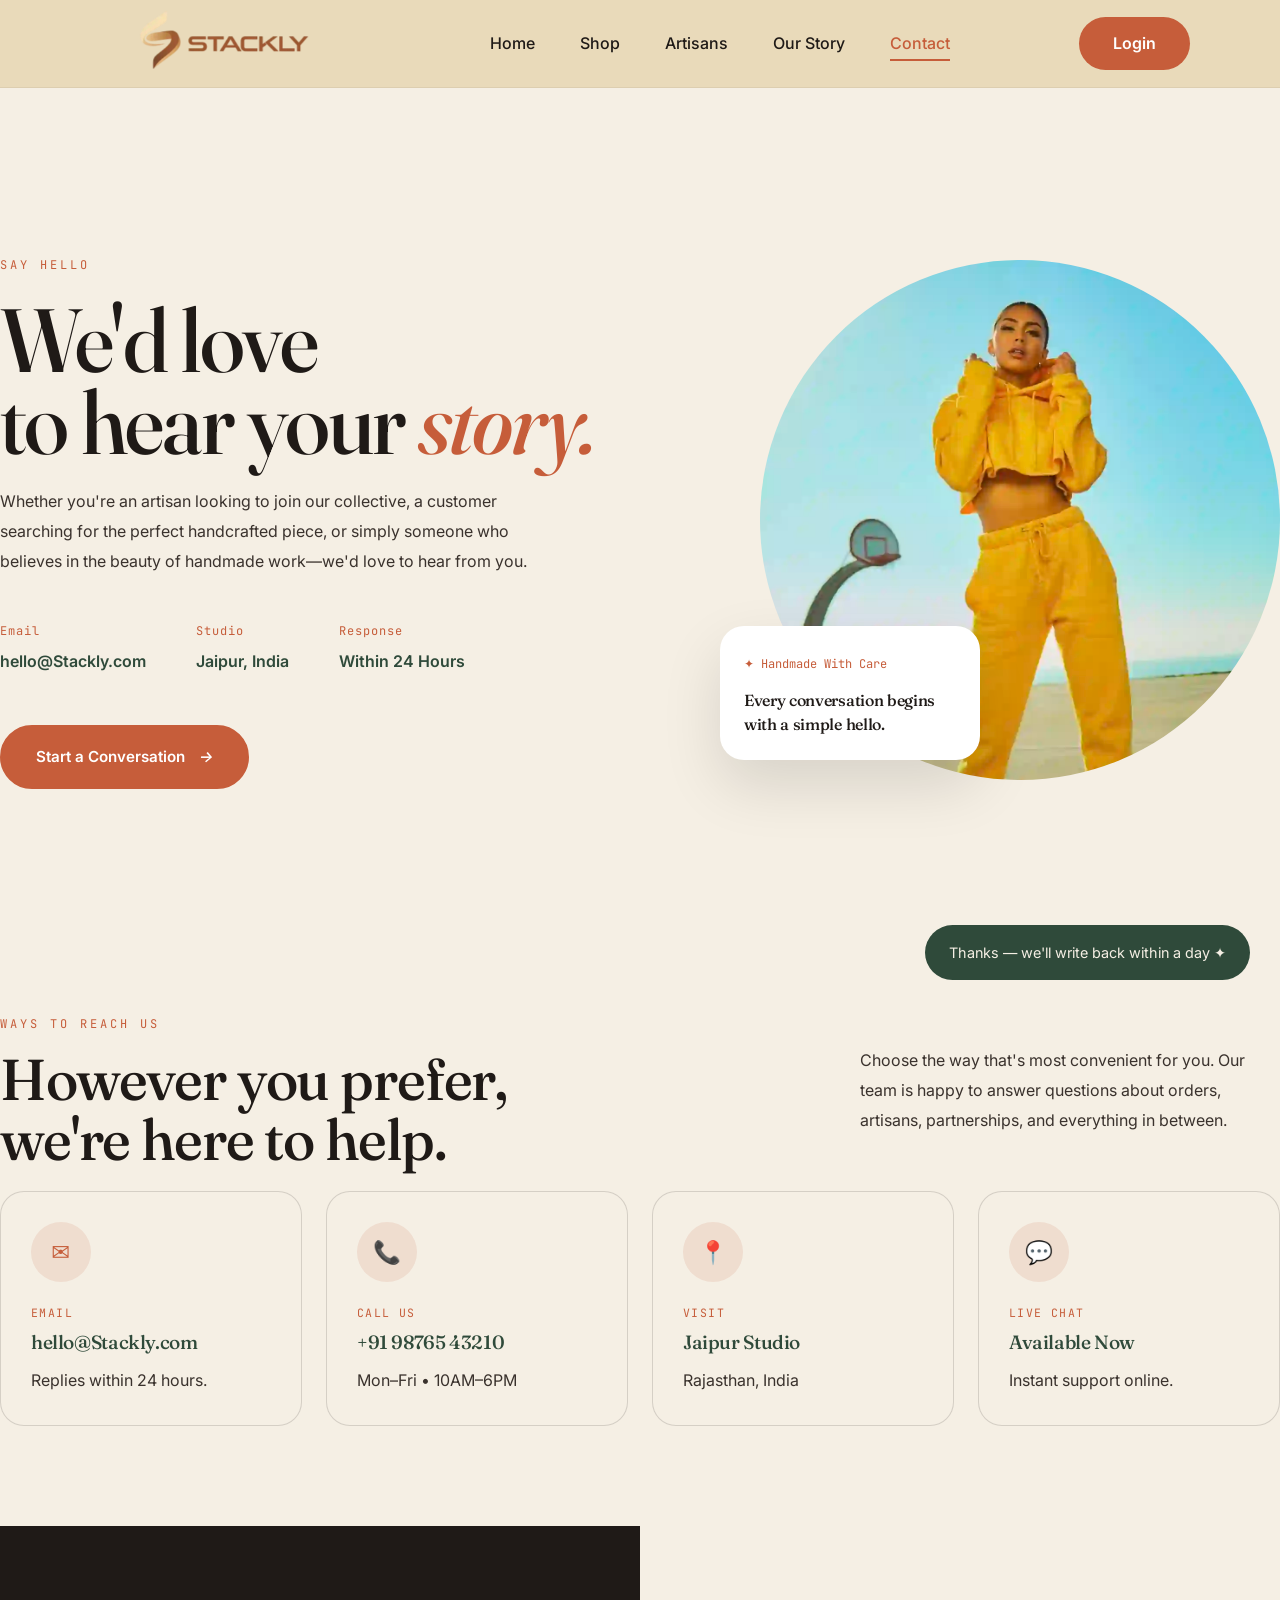
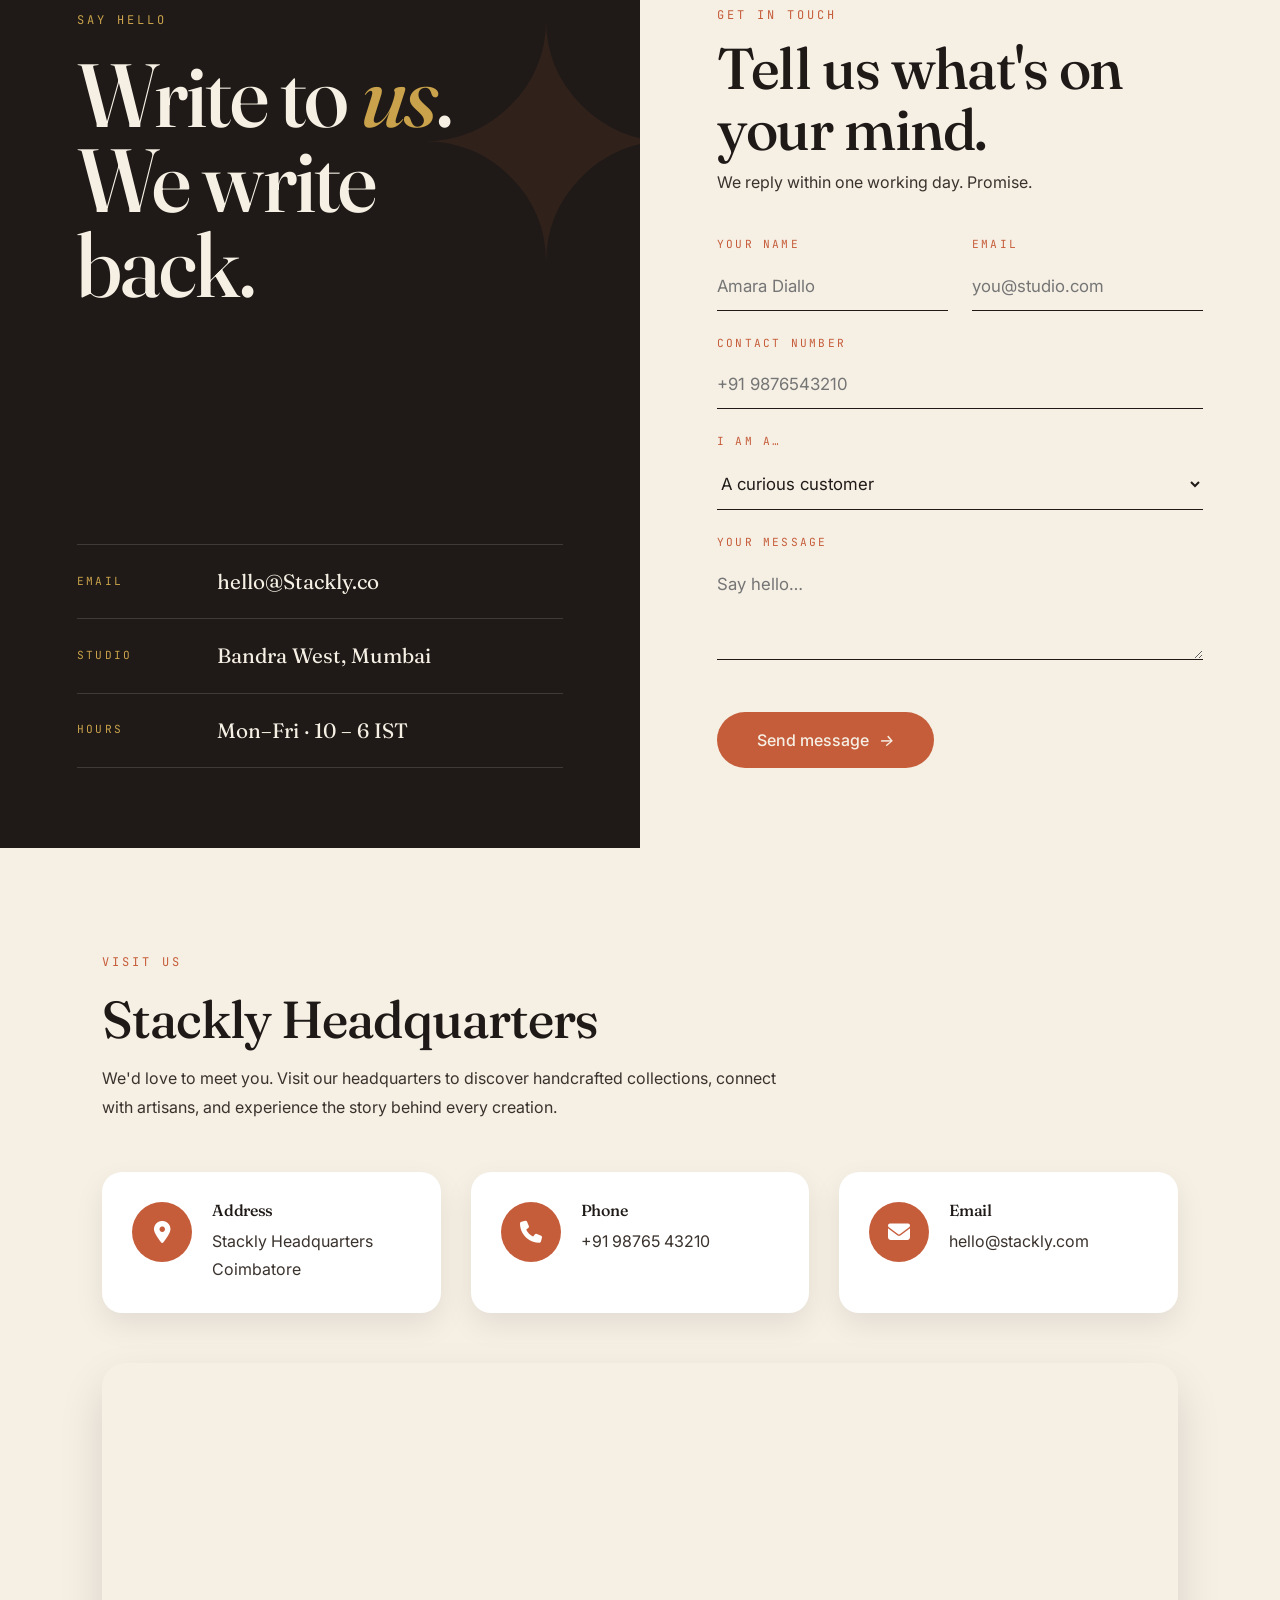
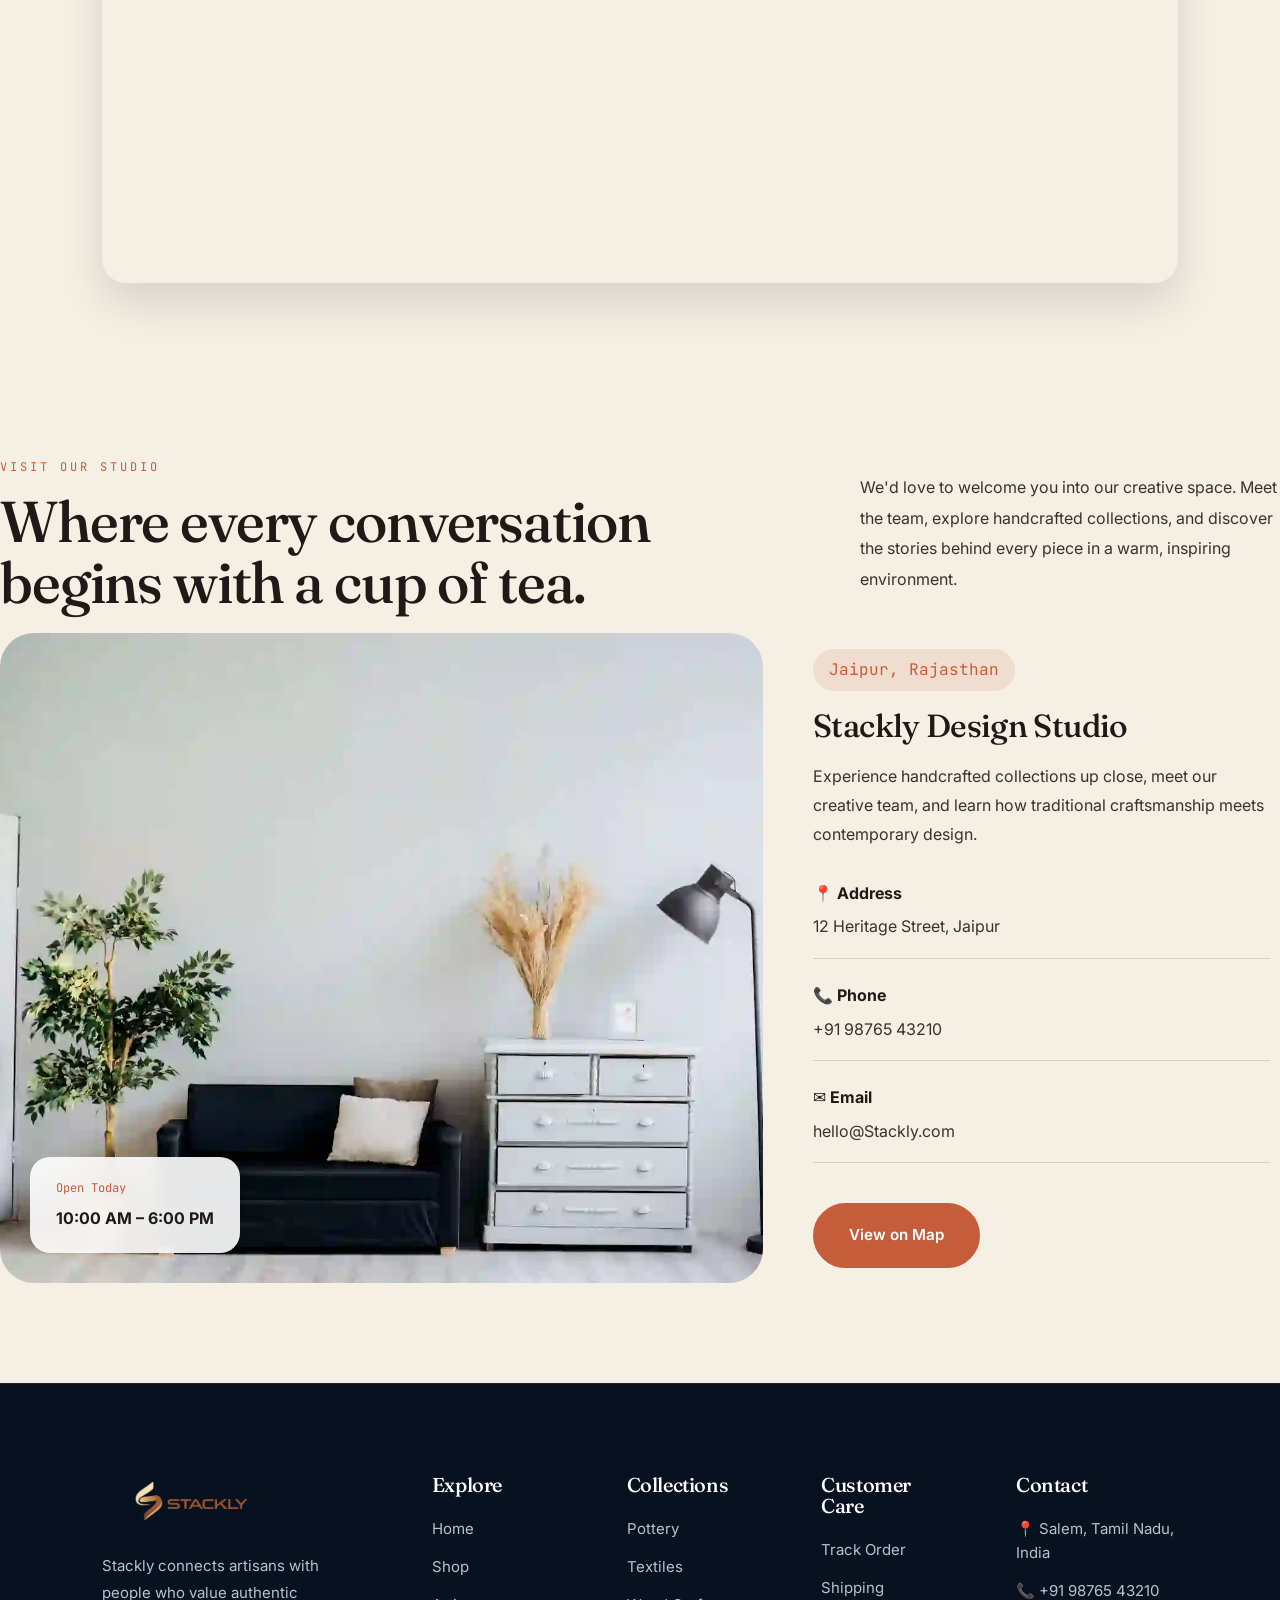
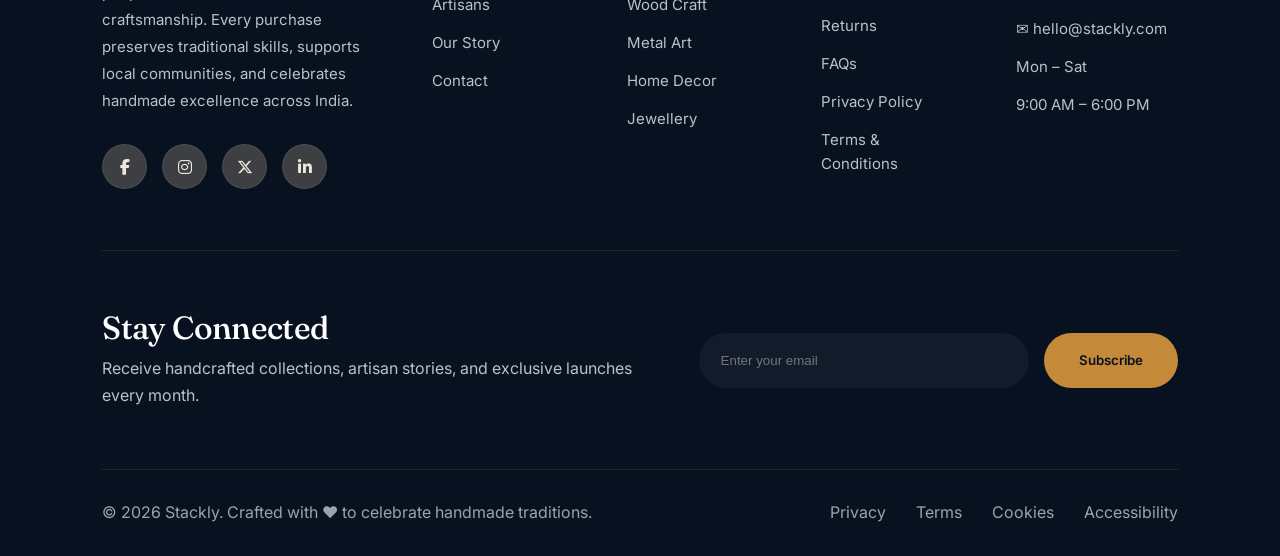
<file: contact.html>
<!DOCTYPE html>
<html lang="en">
<head>
<meta charset="UTF-8" />
<meta name="viewport" content="width=device-width, initial-scale=1" />
<title>Contact — Stackly</title>
<meta name="description" content="Get in touch with the Stackly team." />
<link
    rel="stylesheet"
    href="https://cdnjs.cloudflare.com/ajax/libs/font-awesome/6.7.2/css/all.min.css"
/>
<link href="https://fonts.googleapis.com/css2?family=Fraunces:ital,wght@0,300..700;1,300..700&family=Inter:wght@400;500;600&family=JetBrains+Mono:wght@400;500&display=swap" rel="stylesheet">
<link rel="stylesheet" href="css/style.css" />
<link rel="stylesheet" href="css/contact.css" />
</head>
<body>

<!-- ==========================================
                PREMIUM NAVBAR
=========================================== -->

<nav class="nav" id="navbar">

    <!-- Logo -->

    <a href="index.html" class="nav-logo">

    <img src="images/logo.webp"
         alt="Stackly Logo"
         class="logo-img">

</a>

    <!-- Desktop Navigation -->

    <ul class="nav-links">

        <li>
            <a href="index.html">
                Home
            </a>
        </li>

        <li>
            <a href="shop.html">
                Shop
            </a>
        </li>

        <li>
            <a href="artisans.html">
                Artisans
            </a>
        </li>

        <li>
            <a href="story.html">
                Our Story
            </a>
        </li>

        <li>
            <a href="contact.html" class="active">
                Contact
            </a>
        </li>

    </ul>

    <!-- Right Side -->

    <div class="nav-right">

        <a href="login.html" class="nav-btn">

            Login

        </a>

        <button
            class="burger"
            id="burger"
            aria-label="Open Menu">

            <span></span>
            <span></span>
            <span></span>

        </button>

    </div>

    <!-- ==============================
            MOBILE MENU
    =============================== -->

    <div class="mobile-menu" id="mobileMenu">

        <!-- Top -->

        <!-- <div class="mobile-top">

            <a href="index.html" class="mobile-logo">

                <span>K</span>Stackly

            </a>

            <button
                class="close-menu"
                id="closeMenu"
                aria-label="Close Menu">

                ✕

            </button>

        </div> -->

        <!-- Navigation -->

        <div class="mobile-nav">

            <span class="menu-label">

                Navigation

            </span>

            <a href="index.html">

                Home

            </a>

            <a href="shop.html">

                Shop

            </a>

            <a href="artisans.html">

                Artisans

            </a>

            <a href="story.html">

                Our Story

            </a>

            <a href="contact.html"  class="active">

                Contact

            </a>

        </div>

        <!-- Account -->

        <div class="mobile-account">

            <span class="menu-label">

                Account

            </span>

            <a
                href="login.html"
                class="mobile-btn">

                Login

            </a>

        </div>

        <!-- Contact -->

        <div class="contact-info">
          
            <h3>Contac info</h3>
          <div class="contact-item">
            <i class="fa-solid fa-location-dot"></i>
            <span>Coimbatore</span>
          </div>

          <div class="contact-item">
            <i class="fa-solid fa-phone"></i>
            <span>+91 98765 43210</span>
          </div>

          <div class="contact-item">
            <i class="fa-solid fa-envelope"></i>
            <span>support@stackly.com</span>
          </div>

          <!-- <div class="contact-item">
            <i class="fa-solid fa-clock"></i>
            <span>Mon – Sat : 9:00 AM – 6:00 PM</span>
          </div> -->
        </div>

        <!-- Social -->

        <!-- <div class="mobile-social">

            <a href="error.html">

                Instagram

            </a>

            <a href="error.html">

                Pinterest

            </a>

            <a href="error.html">

                Facebook

            </a>

        </div> -->

    </div>

    <!-- Overlay -->

    <div
        class="nav-overlay"
        id="navOverlay">

    </div>

</nav>


<main>
<!-- HERO -->
<section class="contact-hero section wrap">

    <div class="contact-left reveal">

        <span class="eyebrow">
            Say Hello
        </span>

        <h1>
            We'd love<br>
            to hear your <em>story.</em>
        </h1>

        <p>
            Whether you're an artisan looking to join our collective, a customer
            searching for the perfect handcrafted piece, or simply someone who
            believes in the beauty of handmade work—we'd love to hear from you.
        </p>

        <div class="contact-meta">

            <div>
                <span>Email</span>
                <strong>hello@Stackly.com</strong>
            </div>

            <div>
                <span>Studio</span>
                <strong>Jaipur, India</strong>
            </div>

            <div>
                <span>Response</span>
                <strong>Within 24 Hours</strong>
            </div>

        </div>

        <a href="error.html" class="btn">
            Start a Conversation
            <i>→</i>

        </a>

    </div>

    <div class="contact-right reveal">

        <div class="hero-circle">

            <img
                src="images/contact-1.webp"
                alt="Artisan">

        </div>

        <div class="floating-card">

            <span>✦ Handmade With Care</span>

            <h4>
                Every conversation begins with a simple hello.
            </h4>

        </div>

    </div>

</section>

<!-- SECTION-1 -->
<section class="reach section wrap">

    <div class="sect-head editorial-head reveal">

        <div>

            <span class="eyebrow">
                Ways to Reach Us
            </span>

            <h2 style="margin-top:14px">
                However you prefer,<br>
                we're here to help.
            </h2>

        </div>

        <p>
            Choose the way that's most convenient for you. Our team is happy to
            answer questions about orders, artisans, partnerships, and everything
            in between.
        </p>

    </div>

    <div class="reach-grid reveal">

        <article class="reach-card">

            <div class="reach-icon">✉</div>

            <span>Email</span>

            <h3>hello@Stackly.com</h3>

            <p>Replies within 24 hours.</p>

        </article>

        <article class="reach-card">

            <div class="reach-icon">📞</div>

            <span>Call Us</span>

            <h3>+91 98765 43210</h3>

            <p>Mon–Fri • 10AM–6PM</p>

        </article>

        <article class="reach-card">

            <div class="reach-icon">📍</div>

            <span>Visit</span>

            <h3>Jaipur Studio</h3>

            <p>Rajasthan, India</p>

        </article>

        <article class="reach-card">

            <div class="reach-icon">💬</div>

            <span>Live Chat</span>

            <h3>Available Now</h3>

            <p>Instant support online.</p>

        </article>

    </div>

</section>

<!-- section-2 -->

  <section class="contact">
    <div class="contact__left">
      <div>
        <span class="eyebrow" style="color:var(--gold)">Say hello</span>
        <h1 style="margin-top:20px">Write to <em>us</em>.<br/>We write back.</h1>
        <!-- <p>Whether you're a maker who'd like to join the collective, a customer with a question, or a journalist looking for a story — we read every message.</p> -->
      </div>

      <div class="contact__info">
        <div><small>Email</small><p>hello@Stackly.co</p></div>
        <div><small>Studio</small><p>Bandra West, Mumbai</p></div>
        <div><small>Hours</small><p>Mon–Fri · 10 – 6 IST</p></div>
      </div>
    </div>

    <div class="contact__form">
      <span class="eyebrow">Get in touch</span>
      <h2 style="margin-top:14px">Tell us what's on your mind.</h2>
      <p>We reply within one working day. Promise.</p>

      <form id="contact-form">

    <div class="form-row">

        <div class="field">
            <label>Your name</label>
            <input
                type="text"
                oninput="this.value=this.value.replace(/[^a-zA-Z\s]/g,'')"
                required
                placeholder="Amara Diallo">
        </div>

        <div class="field">
            <label>Email</label>
            <input
                type="email"
                required
                placeholder="you@studio.com">
        </div>

    </div>

    <!-- Contact Number -->

    <div class="field">

        <label>Contact Number</label>

        <input
            type="tel"
            maxlength="10"
            pattern="[0-9]{10}"
            oninput="this.value=this.value.replace(/[^0-9]/g,'')"
            placeholder="+91 9876543210"
            required>

    </div>

    <div class="field">

        <label>I am a…</label>

        <select>

            <option>A curious customer</option>

            <option>An artisan applying to join</option>

            <option>Press or media</option>

            <option>Something else</option>

        </select>

    </div>

    <div class="field">

        <label>Your message</label>

        <textarea
            required
            placeholder="Say hello…"></textarea>

    </div>

    <button type="submit">
        Send message <i>→</i>
    </button>

</form>
    </div>
  </section>

<!-- section-3 -->
<!--=================================
        STACKLY HEADQUARTERS
==================================-->

<section class="hq">

    <div class="container">

        <span class="eyebrow">
            Visit Us
        </span>

        <h2>
            Stackly Headquarters
        </h2>

        <p>
            We'd love to meet you. Visit our headquarters to discover
            handcrafted collections, connect with artisans, and experience
            the story behind every creation.
        </p>

        <div class="hq-details">

            <div class="hq-card">

                <i class="fa-solid fa-location-dot"></i>

                <div>

                    <h4>Address</h4>

                    <p>
                        Stackly Headquarters<br>
                        Coimbatore<br>
                        
                    </p>

                </div>

            </div>

            <div class="hq-card">

                <i class="fa-solid fa-phone"></i>

                <div>

                    <h4>Phone</h4>

                    <p>+91 98765 43210</p>

                </div>

            </div>

            <div class="hq-card">

                <i class="fa-solid fa-envelope"></i>

                <div>

                    <h4>Email</h4>

                    <p>hello@stackly.com</p>

                </div>

            </div>

        </div>

        <div class="map-wrapper">

            <iframe
                src="https://www.google.com/maps?q=coimbatore%20West,%20coimbatore&output=embed"
                loading="lazy"
                allowfullscreen
                referrerpolicy="no-referrer-when-downgrade">
            </iframe>

        </div>

    </div>

</section>

<!-- section-4 -->
<section class="studio section wrap">

    <div class="sect-head editorial-head reveal">

        <div>

            <span class="eyebrow">
                Visit Our Studio
            </span>

            <h2 style="margin-top:14px">
                Where every conversation<br>
                begins with a cup of tea.
            </h2>

        </div>

        <p>
            We'd love to welcome you into our creative space. Meet the team,
            explore handcrafted collections, and discover the stories behind
            every piece in a warm, inspiring environment.
        </p>

    </div>

    <div class="studio-wrapper reveal">

        <!-- Image -->

        <div class="studio-image">

            <img src="images/contact-2.webp"
                 alt="Stackly Studio">

            <div class="studio-badge">

                <span>Open Today</span>

                <strong>10:00 AM – 6:00 PM</strong>

            </div>

        </div>

        <!-- Info -->

        <div class="studio-info">

            <span class="location">
                Jaipur, Rajasthan
            </span>

            <h3>
                Stackly Design Studio
            </h3>

            <p>
                Experience handcrafted collections up close, meet our creative
                team, and learn how traditional craftsmanship meets contemporary
                design.
            </p>

            <div class="studio-list">

                <div>
                    <strong>📍 Address</strong>
                    <span>12 Heritage Street, Jaipur</span>
                </div>

                <div>
                    <strong>📞 Phone</strong>
                    <span>+91 98765 43210</span>
                </div>

                <div>
                    <strong>✉ Email</strong>
                    <span>hello@Stackly.com</span>
                </div>

            </div>

            <a href="error.html" class="btn">
                View on Map
            </a>

        </div>

    </div>

</section>

</main>

<div id="toast">Thanks — we'll write back within a day ✦</div>

<footer class="footer">

    <div class="container">

        <div class="footer-grid">

            <!-- Brand -->

            <div class="footer-brand">

                <a href="index.html">
                    <img src="images/logo1.webp"
                     alt="Stackly Logo"
                     class="footer-logo">
                </a>

                <p class="footer-text">
                    Stackly connects artisans with people who value authentic craftsmanship.
                    Every purchase preserves traditional skills, supports local communities,
                    and celebrates handmade excellence across India.
                </p>

                <div class="social-links">

                    <a href="error.html"><i class="fa-brands fa-facebook-f"></i></a>

                    <a href="error.html"><i class="fa-brands fa-instagram"></i></a>

                    <a href="error.html"><i class="fa-brands fa-x-twitter"></i></a>

                    <a href="error.html"><i class="fa-brands fa-linkedin-in"></i></a>

                </div>

            </div>

            <!-- Explore -->

            <div class="footer-column">

                <h4>Explore</h4>

                <a href="index.html">Home</a>

                <a href="shop.html">Shop</a>

                <a href="artisans.html">Artisans</a>

                <a href="story.html">Our Story</a>

                <a href="contact.html">Contact</a>

            </div>

            <!-- Categories -->

            <div class="footer-column">

                <h4>Collections</h4>

                <a href="error.html">Pottery</a>

                <a href="error.html">Textiles</a>

                <a href="error.html">Wood Craft</a>

                <a href="error.html">Metal Art</a>

                <a href="error.html">Home Decor</a>

                <a href="error.html">Jewellery</a>

            </div>

            <!-- Customer -->

            <div class="footer-column">

                <h4>Customer Care</h4>

                <a href="error.html">Track Order</a>

                <a href="error.html">Shipping</a>

                <a href="error.html">Returns</a>

                <a href="error.html">FAQs</a>

                <a href="error.html">Privacy Policy</a>

                <a href="error.html">Terms & Conditions</a>

            </div>

            <!-- Contact -->

            <div class="footer-column">

                <h4>Contact</h4>

                <p>📍 Salem, Tamil Nadu, India</p>

                <p>📞 +91 98765 43210</p>

                <p>✉ hello@stackly.com</p>

                <p>Mon – Sat</p>

                <p>9:00 AM – 6:00 PM</p>

            </div>

        </div>

        <!-- Newsletter -->

        <div class="footer-newsletter">

            <div>

                <h3>Stay Connected</h3>

                <p>
                    Receive handcrafted collections, artisan stories,
                    and exclusive launches every month.
                </p>

            </div>

            <form>

                <input
                    type="email"
                    placeholder="Enter your email">

                <button>

                    Subscribe

                </button>

            </form>

        </div>

        <!-- Bottom -->

        <div class="footer-bottom">

            <p>

                © 2026 Stackly. Crafted with ❤️ to celebrate handmade traditions.

            </p>

            <div>

                <a href="error.html">Privacy</a>

                <a href="error.html">Terms</a>

                <a href="error.html">Cookies</a>

                <a href="error.html">Accessibility</a>

            </div>

        </div>

    </div>

</footer>

<script src="js/main.js"></script>
<script src="js/contact.js"></script>
</body>
</html>
</file>
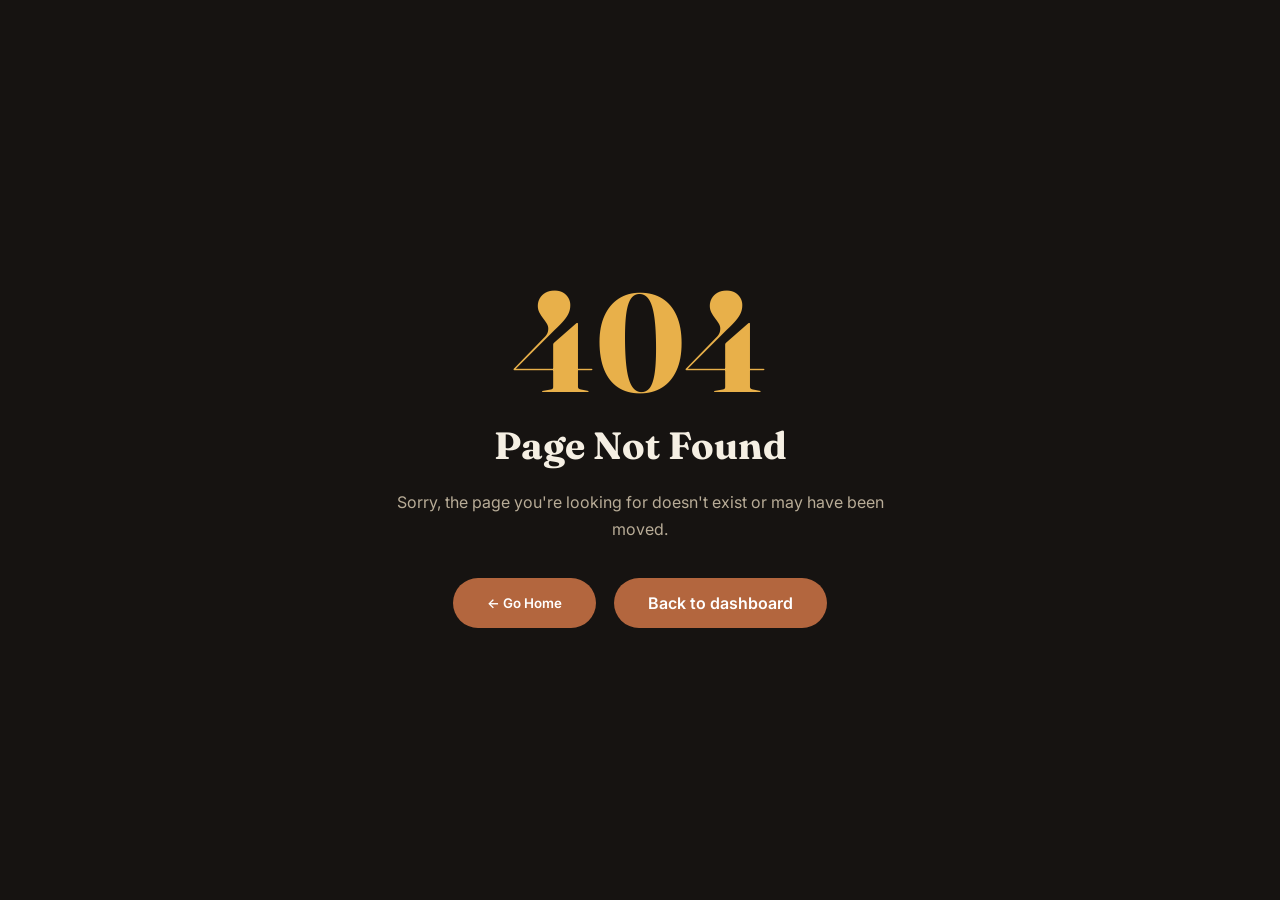
<file: dashboarderror.html>
<!doctype html>
<html lang="en">
  <head>
    <meta charset="UTF-8" />
    <meta name="viewport" content="width=device-width, initial-scale=1.0" />
    <title>404 | Stackly</title>

    <link
      href="https://fonts.googleapis.com/css2?family=Fraunces:wght@600&family=Inter:wght@400;500;600&display=swap"
      rel="stylesheet"
    />

    <link rel="stylesheet" href="css/error.css" />
  </head>
  <body>
    <div class="error-container">
      <h1>404</h1>

      <h2>Page Not Found</h2>

      <p>
        Sorry, the page you're looking for doesn't exist or may have been moved.
      </p>

      <div class="error-actions">
        <button class="btn" onclick="window.location.href = 'index.html'">
          ← Go Home
        </button>

        <a class="btn" onclick="history.back()"> Back to dashboard </a>
      </div>
    </div>
  </body>
</html>
</file>
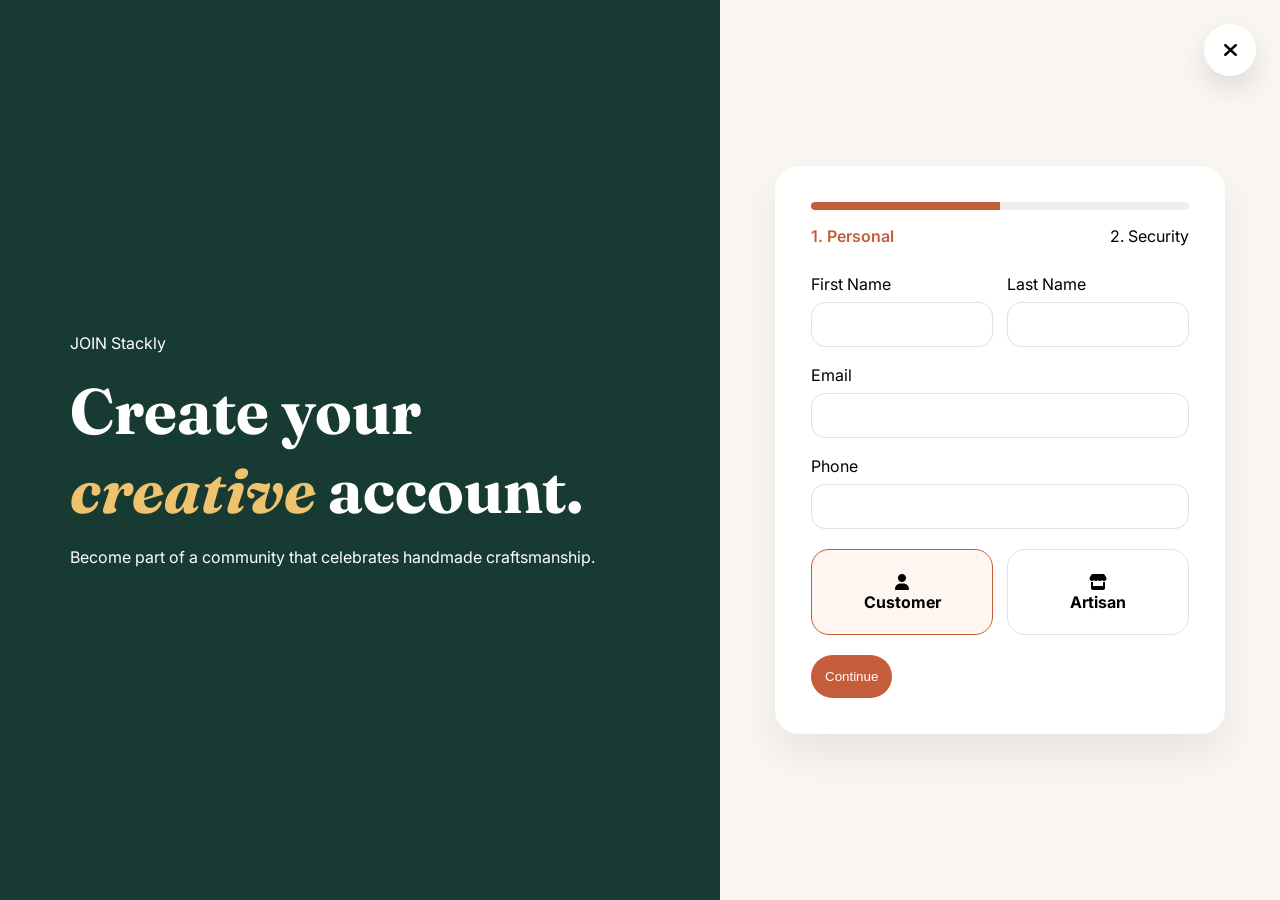
<file: signup.html>
<!doctype html>
<html lang="en">
  <head>
    <meta charset="UTF-8" />
    <meta name="viewport" content="width=device-width,initial-scale=1.0" />
    <title>Stackly | Sign Up</title>
    <link
      href="https://fonts.googleapis.com/css2?family=Fraunces:wght@400;600;700&family=Inter:wght@400;500;600&family=JetBrains+Mono:wght@400;500&display=swap"
      rel="stylesheet"
    />
    <link
      rel="stylesheet"
      href="https://cdnjs.cloudflare.com/ajax/libs/font-awesome/6.7.2/css/all.min.css"
    />
    <link rel="stylesheet" href="css/signup.css" />
  </head>
  <body>
    <a href="index.html" class="close-page">
      <i class="fa-solid fa-xmark"></i>
    </a>
    <section class="signup-page">
      <div class="left">
        <span class="eyebrow">JOIN Stackly</span>
        <h1>Create your <em>creative</em> account.</h1>
        <p>
          Become part of a community that celebrates handmade craftsmanship.
        </p>
      </div>

      <div class="right">
        <form id="signupForm" class="card">
          <div class="progress">
            <div class="progress-bar"></div>
          </div>

          <div class="steps">
            <div class="step active">1. Personal</div>
            <div class="step">2. Security</div>
          </div>

          <div id="step1" class="form-step active">
            <div class="grid">
              <div class="field">
                <label>First Name</label>
                <input id="firstName" type="text" />
              </div>

              <div class="field">
                <label>Last Name</label>
                <input id="lastName" type="text" />
              </div>
            </div>

            <div class="field">
              <label>Email</label>
              <input id="email" type="email" />
            </div>

            <div class="field">
              <label>Phone</label>
              <input id="phone" maxlength="10" />
            </div>

            <div class="roles">
              <label class="role-card active">
                <input type="radio" name="role" checked hidden />
                <i class="fa-solid fa-user"></i>
                <h4>Customer</h4>
              </label>

              <label class="role-card">
                <input type="radio" name="role" hidden />
                <i class="fa-solid fa-store"></i>
                <h4>Artisan</h4>
              </label>
            </div>

            <button type="button" id="nextBtn" class="btn">Continue</button>
          </div>

          <div id="step2" class="form-step">
            <div class="field">
              <label>Password</label>
              <div class="pass">
                <input id="password" type="password" />
                <button id="togglePassword" type="button">
                  <i class="fa-solid fa-eye"></i>
                </button>
              </div>
            </div>

            <div class="field">
              <label>Confirm Password</label>
              <div class="pass">
                <input id="confirmPassword" type="password" />
                <button id="toggleConfirm" type="button">
                  <i class="fa-solid fa-eye"></i>
                </button>
              </div>
            </div>

            <div class="rules">
              <p id="length" class="invalid">8 characters minimum</p>
              <p id="upper" class="invalid">One uppercase letter</p>
              <p id="lower" class="invalid">One lowercase letter</p>
              <p id="number" class="invalid">One number</p>
              <p id="symbol" class="invalid">One special character</p>
              <p id="match" class="invalid">Passwords match</p>
            </div>

            <label class="agree">
              <input type="checkbox" id="agree" />
              <span>I agree to the Terms & Conditions</span>
            </label>

            <div class="actions">
              <button type="button" class="back-btn">Back</button>
              <button type="submit" class="btn">Create Account</button>
            </div>

            <div id="message" class="message"></div>

            <p class="login-link">
              Already have an account? <a href="login.html">Login →</a>
            </p>
          </div>
        </form>
      </div>
    </section>
    <script src="js/signup.js"></script>
  </body>
</html>
</file>
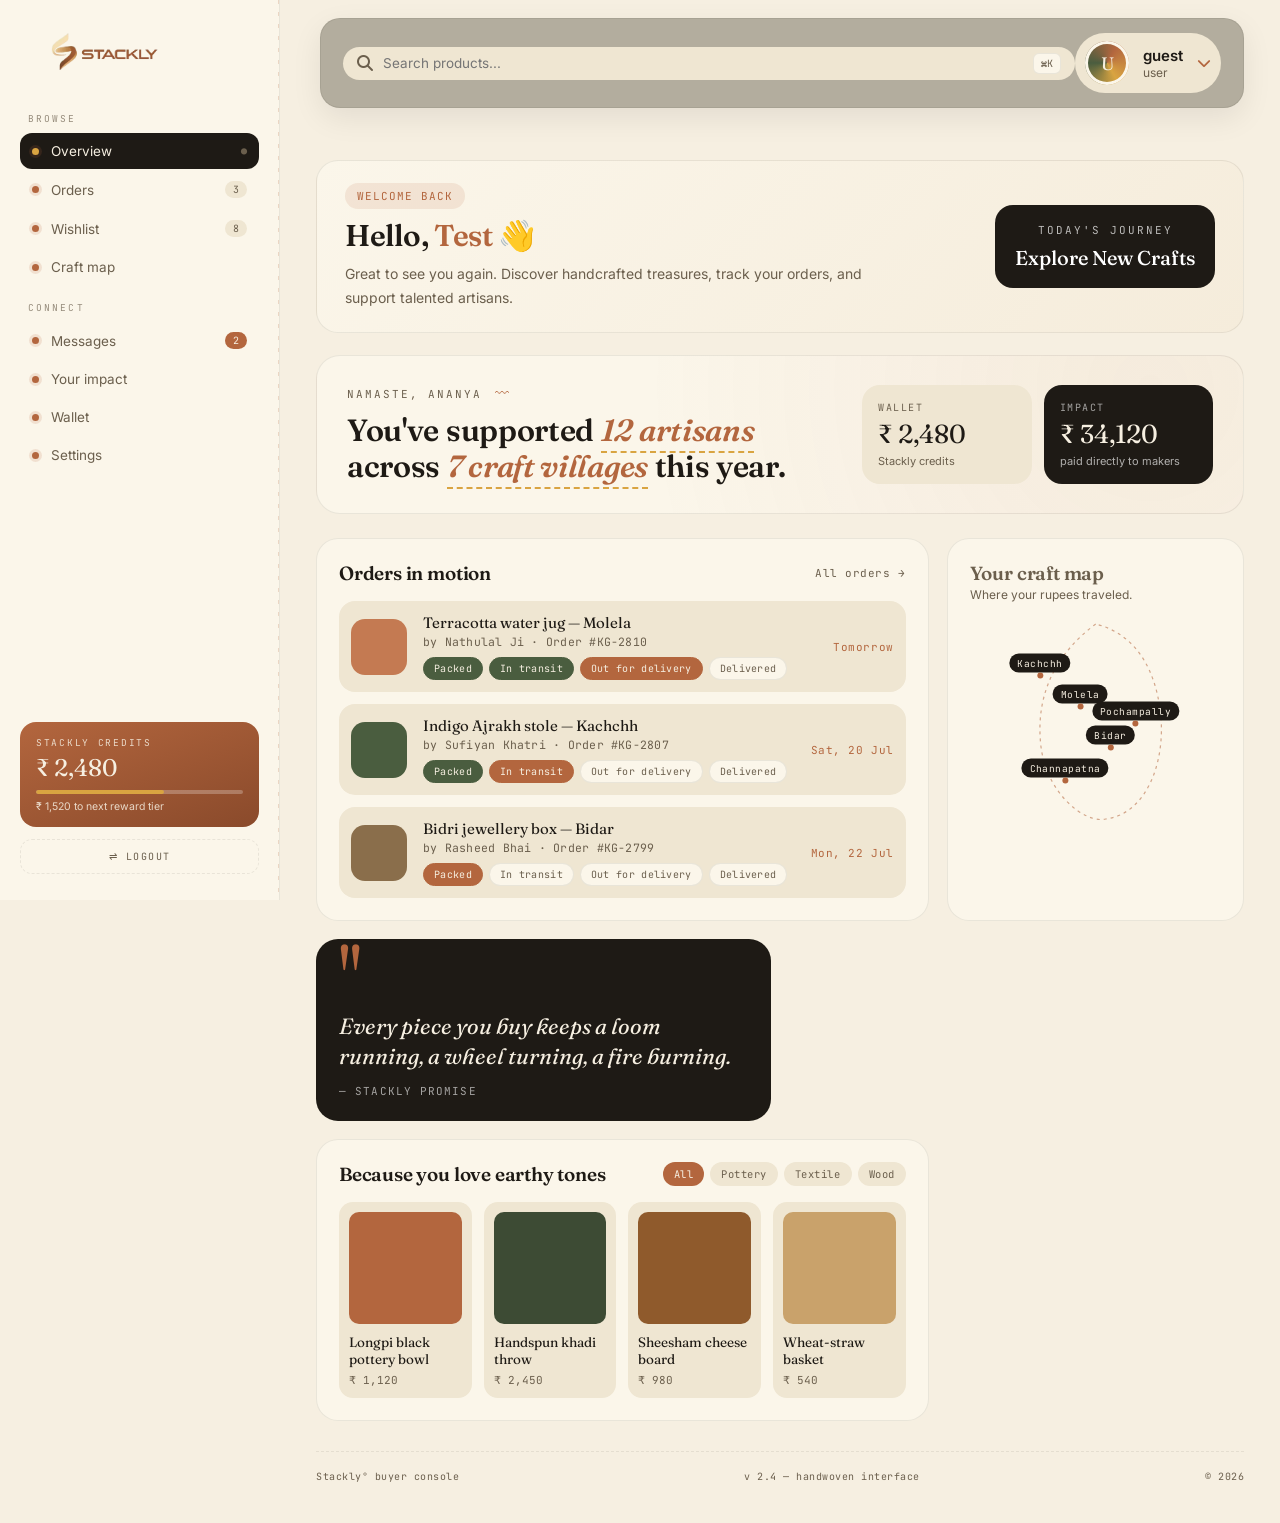
<file: user-dashboard.html>
<!doctype html>
<html lang="en">
  <head>
    <meta charset="UTF-8" />
    <meta name="viewport" content="width=device-width,initial-scale=1" />
    <title>Buyer Dashboard — Stackly</title>
    <link rel="preconnect" href="https://fonts.googleapis.com" />
    <link rel="preconnect" href="https://fonts.gstatic.com" crossorigin />
    <link
      rel="stylesheet"
      href="https://cdnjs.cloudflare.com/ajax/libs/font-awesome/6.7.2/css/all.min.css"
    />
    <link
      href="https://fonts.googleapis.com/css2?family=Fraunces:ital,wght@0,400;0,600;1,500&family=Inter:wght@300;400;500;600&family=JetBrains+Mono:wght@400;500&display=swap"
      rel="stylesheet"
    />
    <link rel="stylesheet" href="css/user.css" />
  </head>
  <body class="buyer-body">
    <div class="bshell">
      <!-- CREAM SIDEBAR -->
      <aside class="bside">
        <!-- <button class="close-sidebar" id="closeSidebar">
    Close
</button> -->
        <div class="bside-top">
          <a href="user-dashboard.html">
            <img src="images/logo1.webp" alt="Stackly" class="buyer-logo" />
          </a>
        </div>

        <!-- <div class="me-card">
          <div class="me-av">U</div>
          <div>
            <p class="me-name user-name">Guest</p>
            <small>Bengaluru · member since '24</small>
          </div>
        </div> -->

        <nav class="bnav">
          <p class="nav-heading">Browse</p>
          <a class="active" data-view="home"
            ><i class="i-dot"></i> Overview <em class="tick">●</em></a
          >
          <a data-view="orders"
            ><i class="i-dot"></i> Orders <em class="pill-num">3</em></a
          >
          <a data-view="wish"
            ><i class="i-dot"></i> Wishlist <em class="pill-num">8</em></a
          >
          <a data-view="map"><i class="i-dot"></i> Craft map</a>

          <p class="nav-heading">Connect</p>
          <a data-view="msgs"
            ><i class="i-dot"></i> Messages <em class="pill-num hot">2</em></a
          >
          <a data-view="impact"><i class="i-dot"></i> Your impact</a>
          <a data-view="wallet"><i class="i-dot"></i> Wallet</a>
          <a data-view="settings"><i class="i-dot"></i> Settings</a>
        </nav>

        <div class="bside-bot">
          <div class="wallet-mini">
            <span class="wk">Stackly credits</span>
            <span class="wv">₹ 2,480</span>
            <div class="wbar"><span style="width: 62%"></span></div>
            <small>₹ 1,520 to next reward tier</small>
          </div>
          <a href="index.html" class="swap-btn" id="logoutBtn">⇌ Logout</a>
        </div>
      </aside>

      <div class="sidebar-overlay"></div>

      <!-- MAIN -->
      <main class="bmain">
        <header class="btop">
          <div class="top-left">
            <button class="menu-toggle" id="menuToggle">☰</button>

            <div class="search">
              <span><i class="fa-solid fa-magnifying-glass"></i></span>
              <input type="text" placeholder="Search products..." />
              <kbd>⌘K</kbd>
            </div>
          </div>

          <div class="top-right">
            <!-- <button class="icon-btn">
            <i class="fa-regular fa-bell"></i>
            <span class="ping"></span>
        </button> -->

            <!-- <button class="icon-btn">
              <i class="fa-solid fa-cart-shopping"></i>
              <em>2</em>
            </button> -->

            <div class="profile-box">
              <!-- <img src="images/team1.webp" alt="Profile" class="profile-img" /> -->
               <div class="me-av" id="userAvatar">U</div>

              <div class="profile-info">
                <h4 class="user-name">guest</h4>

                <span>user</span>
              </div>

              <i class="fa-solid fa-chevron-down"></i>
            </div>
          </div>
        </header>

        <!-- ═══════════════════════ VIEW: HOME / OVERVIEW ═══════════════════════ -->
        <section class="view on" data-panel="home">
          <section class="welcome-strip">
            <div class="welcome-left">
              <span class="welcome-tag"> Welcome Back </span>

              <h2>
                Hello,
                <span class="user-name">Test</span> 👋
              </h2>

              <p>
                Great to see you again. Discover handcrafted treasures, track
                your orders, and support talented artisans.
              </p>
            </div>

            <div class="welcome-right">
              <div class="welcome-badge">
                <span>Today's Journey</span>
                <strong>Explore New Crafts</strong>
              </div>
            </div>
          </section>
          <div class="hello-strip">
            <div>
              <p class="eyebrow">
                Namaste, Ananya <span class="wave">〰</span>
              </p>
              <h1>
                You've supported <span class="hl">12 artisans</span><br />across
                <span class="hl">7 craft villages</span> this year.
              </h1>
            </div>
            <div class="hello-cards">
              <div class="mini-card">
                <span class="mk">Wallet</span><span class="mv">₹ 2,480</span
                ><span class="ms">Stackly credits</span>
              </div>
              <div class="mini-card dark">
                <span class="mk">Impact</span><span class="mv">₹ 34,120</span
                ><span class="ms">paid directly to makers</span>
              </div>
            </div>
          </div>

          <div class="asym-grid">
            <article class="tile tile-orders">
              <div class="tile-head">
                <h2>Orders in motion</h2>
                <a class="ghost" data-jump="orders">All orders →</a>
              </div>
              <ul class="order-track">
                <li>
                  <div class="thumb" style="background: #c47a52"></div>
                  <div class="oinfo">
                    <p class="pname">Terracotta water jug — Molela</p>
                    <p class="pmeta">by Nathulal Ji · Order #KG-2810</p>
                    <div class="tracker">
                      <span class="step done">Packed</span
                      ><span class="step done">In transit</span
                      ><span class="step now">Out for delivery</span
                      ><span class="step">Delivered</span>
                    </div>
                  </div>
                  <span class="eta">Tomorrow</span>
                </li>
                <li>
                  <div class="thumb" style="background: #4a5d3f"></div>
                  <div class="oinfo">
                    <p class="pname">Indigo Ajrakh stole — Kachchh</p>
                    <p class="pmeta">by Sufiyan Khatri · Order #KG-2807</p>
                    <div class="tracker">
                      <span class="step done">Packed</span
                      ><span class="step now">In transit</span
                      ><span class="step">Out for delivery</span
                      ><span class="step">Delivered</span>
                    </div>
                  </div>
                  <span class="eta">Sat, 20 Jul</span>
                </li>
                <li>
                  <div class="thumb" style="background: #8a6e4b"></div>
                  <div class="oinfo">
                    <p class="pname">Bidri jewellery box — Bidar</p>
                    <p class="pmeta">by Rasheed Bhai · Order #KG-2799</p>
                    <div class="tracker">
                      <span class="step now">Packed</span
                      ><span class="step">In transit</span
                      ><span class="step">Out for delivery</span
                      ><span class="step">Delivered</span>
                    </div>
                  </div>
                  <span class="eta">Mon, 22 Jul</span>
                </li>
              </ul>
            </article>

            <article class="tile tile-map">
              <h2>Your craft map</h2>
              <p class="sub">Where your rupees traveled.</p>
              <div class="india-map">
                <svg viewBox="0 0 200 220" aria-hidden="true">
                  <path
                    d="M100 10 C60 40 40 80 45 130 C50 180 90 210 110 205 C150 200 170 150 165 100 C160 55 140 20 100 10 Z"
                    fill="none"
                    stroke="currentColor"
                    stroke-width="1.2"
                    stroke-dasharray="3 4"
                  />
                </svg>
                <span class="pin" style="top: 22%; left: 28%">Kachchh</span>
                <span class="pin" style="top: 36%; left: 44%">Molela</span>
                <span class="pin" style="top: 55%; left: 56%">Bidar</span>
                <span class="pin" style="top: 70%; left: 38%">Channapatna</span>
                <span class="pin" style="top: 44%; left: 66%">Pochampally</span>
              </div>
            </article>

            <article class="tile tile-quote">
              <p class="qmark">"</p>
              <p class="qtext">
                Every piece you buy keeps a loom running, a wheel turning, a
                fire burning.
              </p>
              <p class="qby">— Stackly promise</p>
            </article>

            <article class="tile tile-recos">
              <div class="tile-head">
                <h2>Because you love earthy tones</h2>
                <div class="chips">
                  <span class="chip on">All</span
                  ><span class="chip">Pottery</span
                  ><span class="chip">Textile</span
                  ><span class="chip">Wood</span>
                </div>
              </div>
              <div class="reco-row" id="recoRow">
                <div class="r-card">
                  <div class="r-img" style="background: #b3663e"></div>
                  <p>Longpi black pottery bowl</p>
                  <small>₹ 1,120</small>
                </div>
                <div class="r-card">
                  <div class="r-img" style="background: #3d4b34"></div>
                  <p>Handspun khadi throw</p>
                  <small>₹ 2,450</small>
                </div>
                <div class="r-card">
                  <div class="r-img" style="background: #8f5a2c"></div>
                  <p>Sheesham cheese board</p>
                  <small>₹ 980</small>
                </div>
                <div class="r-card">
                  <div class="r-img" style="background: #c9a26b"></div>
                  <p>Wheat-straw basket</p>
                  <small>₹ 540</small>
                </div>
              </div>
            </article>
          </div>
        </section>

        <!-- ═══════════════════════ VIEW: ORDERS ═══════════════════════ -->
        <section class="view" data-panel="orders">
          <div class="page-head">
            <div>
              <p class="eyebrow">Module · 02</p>
              <h1>All orders</h1>
              <p class="page-sub">
                Every piece you've commissioned — packed by hand, tracked by
                rail, road & river.
              </p>
            </div>
            <div class="head-stats">
              <div class="hs"><span>28</span><small>total</small></div>
              <div class="hs hs-accent">
                <span>3</span><small>in motion</small>
              </div>
              <div class="hs"><span>25</span><small>delivered</small></div>
            </div>
          </div>

          <div class="ord-toolbar">
            <div class="segs">
              <span class="seg on">All</span><span class="seg">In transit</span
              ><span class="seg">Delivered</span
              ><span class="seg">Returned</span>
            </div>
            <div class="ord-search">
              <input placeholder="Search by order # or artisan…" />
            </div>
          </div>

          <div class="order-table">
            <div class="ot-row ot-head">
              <span>Order</span><span>Piece</span><span>Artisan</span
              ><span>Stage</span><span>Amount</span><span></span>
            </div>
            <div class="ot-row">
              <span class="mono">#KG-2810</span
              ><span><b>Terracotta jug</b><small>Molela clay</small></span
              ><span>Nathulal Ji</span
              ><span><em class="stg now">Out for delivery</em></span
              ><span class="mono">₹ 1,240</span
              ><span
                ><button
                  class="tiny"
                  onclick="window.location.href = 'dashboarderror.html'"
                >
                  Track
                </button></span
              >
            </div>
            <div class="ot-row">
              <span class="mono">#KG-2807</span
              ><span><b>Ajrakh stole</b><small>indigo · 9 dips</small></span
              ><span>Sufiyan Khatri</span
              ><span><em class="stg tr">In transit</em></span
              ><span class="mono">₹ 3,850</span
              ><span
                ><button
                  class="tiny"
                  onclick="window.location.href = 'dashboarderror.html'"
                >
                  Track
                </button></span
              >
            </div>
            <div class="ot-row">
              <span class="mono">#KG-2799</span
              ><span><b>Bidri box</b><small>silver inlay</small></span
              ><span>Rasheed Bhai</span
              ><span><em class="stg pk">Packed</em></span
              ><span class="mono">₹ 4,720</span
              ><span
                ><button
                  class="tiny"
                  onclick="window.location.href = 'dashboarderror.html'"
                >
                  Track
                </button></span
              >
            </div>
            <div class="ot-row done">
              <span class="mono">#KG-2760</span
              ><span
                ><b>Channapatna toy set</b><small>lacquered wood</small></span
              ><span>Bhagyamma</span
              ><span><em class="stg dl">Delivered</em></span
              ><span class="mono">₹ 690</span
              ><span
                ><button
                  class="tiny ghost-btn"
                  onclick="window.location.href = 'dashboarderror.html'"
                >
                  Review
                </button></span
              >
            </div>
            <div class="ot-row done">
              <span class="mono">#KG-2731</span
              ><span><b>Pochampally saree</b><small>silk ikat</small></span
              ><span>Lakshmi Devi</span
              ><span><em class="stg dl">Delivered</em></span
              ><span class="mono">₹ 8,400</span
              ><span
                ><button
                  class="tiny ghost-btn"
                  onclick="window.location.href = 'dashboarderror.html'"
                >
                  Review
                </button></span
              >
            </div>
            <div class="ot-row done">
              <span class="mono">#KG-2698</span
              ><span><b>Longpi bowl set</b><small>Manipur pottery</small></span
              ><span>Machunga</span
              ><span><em class="stg dl">Delivered</em></span
              ><span class="mono">₹ 2,120</span
              ><span
                ><button
                  class="tiny ghost-btn"
                  onclick="window.location.href = 'dashboarderror.html'"
                >
                  Review
                </button></span
              >
            </div>
          </div>
        </section>

        <!-- ═══════════════════════ VIEW: WISHLIST ═══════════════════════ -->
        <section class="view" data-panel="wish">
          <div class="page-head">
            <div>
              <p class="eyebrow">Module · 03</p>
              <h1>Your wishlist</h1>
              <p class="page-sub">
                Pieces you've bookmarked. Move them to your cart when you're
                ready.
              </p>
            </div>
            <div class="wish-total">
              <span>8 pieces</span><b>₹ 18,240</b><small>total value</small>
            </div>
          </div>

          <div class="wish-grid">
            <div class="wg-card">
              <div
                class="wg-img"
                style="background: linear-gradient(135deg, #9c3a2b, #c47a52)"
              ></div>
              <div class="wg-body">
                <p class="wg-name">Kalamkari wall scroll</p>
                <small>Srikalahasti · natural dye</small>
                <div class="wg-foot">
                  <b>₹ 3,200</b
                  ><button
                    class="tiny"
                    onclick="window.location.href = 'dashboarderror.html'"
                  >
                    Move ↗
                  </button>
                </div>
              </div>
            </div>
            <div class="wg-card">
              <div
                class="wg-img"
                style="background: linear-gradient(135deg, #1f3d2a, #4a5d3f)"
              ></div>
              <div class="wg-body">
                <p class="wg-name">Channapatna spinning top</p>
                <small>Karnataka · lacquered</small>
                <div class="wg-foot">
                  <b>₹ 690</b
                  ><button
                    class="tiny"
                    onclick="window.location.href = 'dashboarderror.html'"
                  >
                    Move ↗
                  </button>
                </div>
              </div>
            </div>
            <div class="wg-card">
              <div
                class="wg-img"
                style="background: linear-gradient(135deg, #d9a441, #b3663e)"
              ></div>
              <div class="wg-body">
                <p class="wg-name">Brass diya — Nachiarkoil</p>
                <small>Tamil Nadu · hand cast</small>
                <div class="wg-foot">
                  <b>₹ 1,450</b
                  ><button
                    class="tiny"
                    onclick="window.location.href = 'dashboarderror.html'"
                  >
                    Move ↗
                  </button>
                </div>
              </div>
            </div>
            <div class="wg-card">
              <div
                class="wg-img"
                style="background: linear-gradient(135deg, #4a6fa5, #1e3a5f)"
              ></div>
              <div class="wg-body">
                <p class="wg-name">Indigo bandhani dupatta</p>
                <small>Kutch · 1200 knots</small>
                <div class="wg-foot">
                  <b>₹ 4,200</b
                  ><button
                    class="tiny"
                    onclick="window.location.href = 'dashboarderror.html'"
                  >
                    Move ↗
                  </button>
                </div>
              </div>
            </div>
            <div class="wg-card">
              <div
                class="wg-img"
                style="background: linear-gradient(135deg, #8f5a2c, #5b3a1e)"
              ></div>
              <div class="wg-body">
                <p class="wg-name">Sheesham carving tray</p>
                <small>Saharanpur · rosewood</small>
                <div class="wg-foot">
                  <b>₹ 2,800</b
                  ><button
                    class="tiny"
                    onclick="window.location.href = 'dashboarderror.html'"
                  >
                    Move ↗
                  </button>
                </div>
              </div>
            </div>
            <div class="wg-card">
              <div
                class="wg-img"
                style="background: linear-gradient(135deg, #c9a26b, #8a6e4b)"
              ></div>
              <div class="wg-body">
                <p class="wg-name">Assam bamboo lamp</p>
                <small>Sualkuchi · woven shade</small>
                <div class="wg-foot">
                  <b>₹ 1,680</b
                  ><button
                    class="tiny"
                    onclick="window.location.href = 'dashboarderror.html'"
                  >
                    Move ↗
                  </button>
                </div>
              </div>
            </div>
            <div class="wg-card">
              <div
                class="wg-img"
                style="background: linear-gradient(135deg, #6b8a5b, #3d4b34)"
              ></div>
              <div class="wg-body">
                <p class="wg-name">Khadi handloom throw</p>
                <small>Ponduru · handspun</small>
                <div class="wg-foot">
                  <b>₹ 2,450</b
                  ><button
                    class="tiny"
                    onclick="window.location.href = 'dashboarderror.html'"
                  >
                    Move ↗
                  </button>
                </div>
              </div>
            </div>
            <div class="wg-card">
              <div
                class="wg-img"
                style="background: linear-gradient(135deg, #c94a3a, #8a4a2b)"
              ></div>
              <div class="wg-body">
                <p class="wg-name">Warli painted planter</p>
                <small>Palghar · terracotta</small>
                <div class="wg-foot">
                  <b>₹ 1,350</b
                  ><button
                    class="tiny"
                    onclick="window.location.href = 'dashboarderror.html'"
                  >
                    Move ↗
                  </button>
                </div>
              </div>
            </div>
          </div>
        </section>

        <!-- ═══════════════════════ VIEW: CRAFT MAP ═══════════════════════ -->
        <section class="view" data-panel="map">
          <div class="page-head">
            <div>
              <p class="eyebrow">Module · 04</p>
              <h1>Craft map of India</h1>
              <p class="page-sub">
                7 villages · 12 artisans · 28 pieces travelled home to you.
              </p>
            </div>
          </div>

          <div class="map-split">
            <div class="map-big">
              <svg viewBox="0 0 200 220">
                <path
                  d="M100 10 C60 40 40 80 45 130 C50 180 90 210 110 205 C150 200 170 150 165 100 C160 55 140 20 100 10 Z"
                  fill="none"
                  stroke="#b3663e"
                  stroke-width="1.2"
                  stroke-dasharray="3 4"
                />
              </svg>
              <span class="mpin" style="top: 20%; left: 24%"
                >Kachchh<b>4</b></span
              >
              <span class="mpin" style="top: 34%; left: 40%"
                >Molela<b>3</b></span
              >
              <span class="mpin" style="top: 38%; left: 64%"
                >Pochampally<b>2</b></span
              >
              <span class="mpin" style="top: 52%; left: 56%"
                >Bidar<b>5</b></span
              >
              <span class="mpin" style="top: 65%; left: 38%"
                >Channapatna<b>6</b></span
              >
              <span class="mpin" style="top: 70%; left: 60%"
                >Srikalahasti<b>3</b></span
              >
              <span class="mpin" style="top: 28%; left: 78%"
                >Sualkuchi<b>2</b></span
              >
            </div>
            <div class="map-list">
              <h3>Villages you've supported</h3>
              <div class="vill">
                <span class="vsw" style="background: #4a6fa5"></span>
                <div>
                  <b>Kachchh, Gujarat</b
                  ><small>Ajrakh block printing · indigo</small>
                </div>
                <em>4 orders</em>
              </div>
              <div class="vill">
                <span class="vsw" style="background: #b3663e"></span>
                <div>
                  <b>Molela, Rajasthan</b><small>Terracotta relief tiles</small>
                </div>
                <em>3 orders</em>
              </div>
              <div class="vill">
                <span class="vsw" style="background: #c9a26b"></span>
                <div>
                  <b>Pochampally, Telangana</b><small>Silk ikat weaving</small>
                </div>
                <em>2 orders</em>
              </div>
              <div class="vill">
                <span class="vsw" style="background: #5b3a1e"></span>
                <div>
                  <b>Bidar, Karnataka</b><small>Bidri silver inlay</small>
                </div>
                <em>5 orders</em>
              </div>
              <div class="vill">
                <span class="vsw" style="background: #c94a3a"></span>
                <div><b>Channapatna</b><small>Lacquered wood toys</small></div>
                <em>6 orders</em>
              </div>
              <div class="vill">
                <span class="vsw" style="background: #8f5a2c"></span>
                <div><b>Srikalahasti</b><small>Kalamkari painting</small></div>
                <em>3 orders</em>
              </div>
              <div class="vill">
                <span class="vsw" style="background: #6b8a5b"></span>
                <div>
                  <b>Sualkuchi, Assam</b><small>Bamboo & muga silk</small>
                </div>
                <em>2 orders</em>
              </div>
            </div>
          </div>
        </section>

        <!-- ═══════════════════════ VIEW: MESSAGES ═══════════════════════ -->
        <section class="view" data-panel="msgs">
          <div class="page-head">
            <div>
              <p class="eyebrow">Module · 05</p>
              <h1>Messages from your makers</h1>
              <p class="page-sub">
                Direct notes from the hands that made your pieces.
              </p>
            </div>
          </div>

          <div class="chat-split">
            <div class="thread-list">
              <div class="thread active">
                <div class="tv" style="background: #c47a52">N</div>
                <div>
                  <b>Nathulal Ji</b><small>"Your jug fired well…"</small>
                </div>
                <em>2h</em>
              </div>
              <div class="thread">
                <div class="tv" style="background: #4a5d3f">S</div>
                <div>
                  <b>Sufiyan Khatri</b><small>"Indigo vat was ready…"</small>
                </div>
                <em>1d</em>
              </div>
              <div class="thread">
                <div class="tv" style="background: #8a6e4b">R</div>
                <div>
                  <b>Rasheed Bhai</b><small>"Silver inlay complete"</small>
                </div>
                <em>2d</em>
              </div>
              <div class="thread">
                <div class="tv" style="background: #4a6fa5">L</div>
                <div>
                  <b>Lakshmi Devi</b><small>"Loom ready for the next…"</small>
                </div>
                <em>5d</em>
              </div>
              <div class="thread">
                <div class="tv" style="background: #6b8a5b">M</div>
                <div><b>Machunga</b><small>"Kiln firing tomorrow"</small></div>
                <em>1w</em>
              </div>
            </div>

            <div class="thread-open">
              <div class="thread-head">
                <div class="tv big" style="background: #c47a52">N</div>
                <div>
                  <b>Nathulal Ji</b
                  ><small>Molela · potter · 34 years at the wheel</small>
                </div>
                <a class="ghost">View maker →</a>
              </div>
              <div class="chat-log">
                <div class="cb in">
                  <p>
                    Namaste Ananya ji. Your jug fired well in the second kiln.
                    Sending a small clay bell as thanks 🙏
                  </p>
                  <small>Nathulal · 10:20</small>
                </div>
                <div class="cb out">
                  <p>
                    Thank you so much! Excited to see it. When does it ship?
                  </p>
                  <small>You · 10:31</small>
                </div>
                <div class="cb in">
                  <p>
                    Tomorrow morning by the Rajasthan Roadways parcel service.
                    Should reach in 4 days.
                  </p>
                  <small>Nathulal · 10:34</small>
                </div>
                <div class="cb in">
                  <p>
                    I've also added a note about the clay — please let it dry 24
                    hours before use.
                  </p>
                  <small>Nathulal · 10:35</small>
                </div>
              </div>
              <div class="chat-compose">
                <input placeholder="Write to Nathulal Ji…" /><button
                  class="tiny"
                  onclick="window.location.href = 'dashboarderror.html'"
                >
                  Send
                </button>
              </div>
            </div>
          </div>
        </section>

        <!-- ═══════════════════════ VIEW: IMPACT ═══════════════════════ -->
        <section class="view" data-panel="impact">
          <div class="page-head">
            <div>
              <p class="eyebrow">Module · 06</p>
              <h1>Your impact story</h1>
              <p class="page-sub">
                What your purchases meant to the workshops on the other side.
              </p>
            </div>
          </div>

          <div class="impact-grid">
            <div class="imp-big">
              <p class="imp-num">₹ 34,120</p>
              <p class="imp-lbl">paid <b>directly</b> to makers this year</p>
              <div class="imp-bar"><span style="width: 78%"></span></div>
              <small
                >78% of your total spend reached the artisan (industry avg:
                12%)</small
              >
            </div>
            <div class="imp-card">
              <span class="ic-num">12</span
              ><span class="ic-lbl">artisans supported</span>
            </div>
            <div class="imp-card">
              <span class="ic-num">7</span
              ><span class="ic-lbl">craft villages</span>
            </div>
            <div class="imp-card">
              <span class="ic-num">28</span
              ><span class="ic-lbl">pieces commissioned</span>
            </div>
            <div class="imp-card dark">
              <span class="ic-num">142</span
              ><span class="ic-lbl">days of workshop income funded</span>
            </div>

            <div class="imp-story">
              <h3>Stories powered by you</h3>
              <div class="istory">
                <span class="dot-g"></span>
                <div>
                  <b>Nathulal Ji</b> bought a new potter's wheel<small
                    >funded by 6 of your orders · Aug 2025</small
                  >
                </div>
              </div>
              <div class="istory">
                <span class="dot-g"></span>
                <div>
                  <b>Sufiyan Khatri</b> trained his son in Ajrakh<small
                    >your indigo orders subsidised the year</small
                  >
                </div>
              </div>
              <div class="istory">
                <span class="dot-g"></span>
                <div>
                  <b>Bhagyamma</b> reopened her lacquer workshop<small
                    >after your 6-piece toy commission</small
                  >
                </div>
              </div>
            </div>
          </div>
        </section>

        <!-- ═══════════════════════ VIEW: WALLET ═══════════════════════ -->
        <section class="view" data-panel="wallet">
          <div class="page-head">
            <div>
              <p class="eyebrow">Module · 07</p>
              <h1>Stackly wallet</h1>
              <p class="page-sub">
                Credits earned by supporting artisans. Spend on any piece, any
                time.
              </p>
            </div>
          </div>

          <div class="wallet-hero">
            <div class="wcard-big">
              <div class="wc-top">
                <span>Stackly° credits</span><b>Silver tier</b>
              </div>
              <p class="wc-bal">₹ 2,480<em>.00</em></p>
              <div class="wc-bar"><span style="width: 62%"></span></div>
              <small
                >Earn ₹ 1,520 more to unlock <b>Gold</b> — free shipping on all
                orders.</small
              >
              <div class="wc-actions">
                <button
                  class="tiny"
                  onclick="window.location.href = 'dashboarderror.html'"
                >
                  ＋ Add credits</button
                ><button
                  class="tiny ghost-btn"
                  onclick="window.location.href = 'dashboarderror.html'"
                >
                  Redeem
                </button>
              </div>
            </div>
            <div class="wc-tiers">
              <div class="tier">
                <b>Bronze</b><small>₹ 0 – 999</small><span>5% back</span>
              </div>
              <div class="tier on">
                <b>Silver</b><small>₹ 1,000 – 3,999</small><span>8% back</span>
              </div>
              <div class="tier">
                <b>Gold</b><small>₹ 4,000+</small><span>12% + free ship</span>
              </div>
            </div>
          </div>

          <div class="txn-list">
            <h3>Recent activity</h3>
            <div class="txn">
              <span class="txn-i up">＋</span>
              <div><b>Credits earned</b><small>on order #KG-2807</small></div>
              <span class="txn-amt up">+ ₹ 308</span>
            </div>
            <div class="txn">
              <span class="txn-i dn">−</span>
              <div>
                <b>Redeemed on cart</b><small>Longpi bowl · 12 Jul</small>
              </div>
              <span class="txn-amt dn">− ₹ 200</span>
            </div>
            <div class="txn">
              <span class="txn-i up">＋</span>
              <div>
                <b>Referral bonus</b><small>Riya joined via your link</small>
              </div>
              <span class="txn-amt up">+ ₹ 500</span>
            </div>
            <div class="txn">
              <span class="txn-i up">＋</span>
              <div><b>Credits earned</b><small>on order #KG-2799</small></div>
              <span class="txn-amt up">+ ₹ 378</span>
            </div>
            <div class="txn">
              <span class="txn-i dn">−</span>
              <div>
                <b>Redeemed on cart</b><small>Warli planter · 28 Jun</small>
              </div>
              <span class="txn-amt dn">− ₹ 150</span>
            </div>
          </div>
        </section>

        <!-- ═══════════════════════ VIEW: SETTINGS ═══════════════════════ -->
        <section class="view" data-panel="settings">
          <div class="page-head">
            <div>
              <p class="eyebrow">Module · 08</p>
              <h1>Settings</h1>
              <p class="page-sub">Tune your Stackly experience.</p>
            </div>
          </div>

          <div class="settings-grid">
            <div class="s-card">
              <h3>Profile</h3>
              <label>Full name<input value="Ananya Rao" /></label>
              <label>Email<input value="ananya@Stackly.example" /></label>
              <label>City<input value="Bengaluru" /></label>
              <button
                class="tiny"
                onclick="window.location.href = 'dashboarderror.html'"
              >
                Save profile
              </button>
            </div>

            <div class="s-card">
              <h3>Delivery address</h3>
              <label>Street<input value="12, Wind Chime Road" /></label>
              <label>Area / PIN<input value="Indiranagar · 560038" /></label>
              <button
                class="tiny"
                onclick="window.location.href = 'dashboarderror.html'"
              >
                Update address
              </button>
            </div>

            <div class="s-card">
              <h3>Preferences</h3>
              <div class="toggle">
                <span>Email updates from makers</span><i class="sw on"></i>
              </div>
              <div class="toggle">
                <span>SMS shipping alerts</span><i class="sw on"></i>
              </div>
              <div class="toggle">
                <span>Weekly craft-story digest</span><i class="sw"></i>
              </div>
              <div class="toggle">
                <span>New arrivals from favourites</span><i class="sw on"></i>
              </div>
            </div>

            <div class="s-card danger">
              <h3>Account</h3>
              <p class="s-note">
                Log out of this browser or permanently delete your account.
              </p>
              <div class="s-actions">
                <button
                  class="tiny danger-btn"
                  onclick="window.location.href = 'dashboarderror.html'"
                >
                  Delete account
                </button>
              </div>
            </div>
          </div>
        </section>

        <footer class="foot">
          <span>Stackly° buyer console</span>
          <span>v 2.4 — handwoven interface</span>
          <span>© 2026</span>
        </footer>
      </main>
    </div>

    <div id="toast" class="toast"></div>
    <script src="js/user.js"></script>

    <div class="sidebar-overlay" id="sidebarOverlay"></div>
  </body>
</html>
</file>
<file: css/style.css>
/* ===== Karigar — Handicrafts & Artisan Marketplace =====
   Shared design system for all pages
   Palette: terracotta / cream / forest / ink
================================================== */

:root{
  --cream:#f5efe4;
  --cream-2:#ece3d1;
  --ink:#1f1a17;
  --ink-2:#3a322d;
  --terracotta:#c65d3a;
  --terracotta-dark:#a3452a;
  --forest:#2f4a3a;
  --gold:#c9a24b;
  --line:rgba(31,26,23,.15);
  --shadow:0 20px 60px -20px rgba(31,26,23,.35);
  --radius:18px;
  --f-display:"Fraunces", "Playfair Display", Georgia, serif;
  --f-body:"Inter", system-ui, -apple-system, sans-serif;
  --f-mono:"JetBrains Mono", ui-monospace, monospace;
}

*{box-sizing:border-box;margin:0;padding:0}
html{scroll-behavior:smooth}
body{
  font-family:var(--f-body);
  background:var(--cream);
  color:var(--ink);
  line-height:1.6;
  -webkit-font-smoothing:antialiased;
  overflow-x:hidden;
}
img{max-width:100%;display:block}
a{color:inherit;text-decoration:none}
button{font-family:inherit;cursor:pointer;border:none;background:none}

h1,h2,h3,h4{font-family:var(--f-display);font-weight:500;letter-spacing:-.02em;line-height:1.05}
h1{font-size:clamp(3rem,7vw,6.5rem)}
h2{font-size:clamp(2.2rem,4.5vw,4rem)}
h3{font-size:clamp(1.4rem,2vw,2rem)}
.eyebrow{
  font-family:var(--f-mono);
  font-size:.75rem;
  letter-spacing:.25em;
  text-transform:uppercase;
  color:var(--terracotta);
}

/* ===== Navbar — unique split-pill design ===== */
/*==================================================
                PREMIUM NAVBAR
==================================================*/

.nav{
    position:fixed;
    top:0;
    left:0;
    width:100%;
    height:88px;
    padding:0 7%;
    display:flex;
    justify-content:space-between;
    align-items:center;
    z-index:1000;
    transition:.4s ease;
    background:rgba(233, 217, 185, 0.96);
    backdrop-filter:blur(18px);
    -webkit-backdrop-filter:blur(18px);
    border-bottom:1px solid rgba(0,0,0,.05);
}

/* Navbar after scrolling */

.nav.scrolled{
    height:78px;
    background:rgba(233, 217, 185, 0.96);
    box-shadow:0 10px 35px rgba(0,0,0,.08);
}

/*==================================================
                    LOGO
==================================================*/

.nav-logo{
    text-decoration:none;
    font-size:54px;
    font-weight:700;
    color:var(--forest);
    font-family:var(--f-display);
    letter-spacing:.5px;
    z-index:1002;
}

.nav-logo span{
    color:var(--terracotta);
    font-size:42px;
}

/*==================================================
                DESKTOP MENU
==================================================*/

.nav-links{
    display:flex;
    align-items:center;
    gap:45px;
    list-style:none;
}

.nav-links li{
    list-style:none;
}

.nav-links a{
    position:relative;
    text-decoration:none;
    color:var(--ink);
    font-size:16px;
    font-weight:500;
    transition:.35s;
}

.nav-links a:hover{
    color:var(--terracotta);
}

/* Animated underline */

.nav-links a::after{
    content:"";
    position:absolute;
    left:0;
    bottom:-8px;
    width:0;
    height:2px;
    background:var(--terracotta);
    transition:.35s;
}

.nav-links a:hover::after,
.nav-links a.active::after{
    width:100%;
}

.nav-links a.active{
    color:var(--terracotta);
}

/*==================================================
                RIGHT SIDE
==================================================*/

.nav-right{
    display:flex;
    align-items:center;
    gap:20px;
}

/* Login Button */

.nav-btn{
    display:inline-flex;
    justify-content:center;
    align-items:center;
    padding:14px 34px;
    border-radius:999px;
    text-decoration:none;
    background:var(--terracotta);
    color:#fff;
    font-weight:600;
    transition:.35s;
}

.nav-btn:hover{
    transform:translateY(-3px);
    box-shadow:0 10px 25px rgba(198,93,58,.25);
}

/*==================================================
                HAMBURGER
==================================================*/

.burger{
    display:none;
    width:48px;
    height:48px;
    border:none;
    background:transparent;
    cursor:pointer;
    padding:0;
    position:relative;
}

.burger span{
    position:absolute;
    left:10px;
    width:28px;
    height:2px;
    background:var(--ink);
    transition:.35s;
}

.burger span:nth-child(1){
    top:15px;
}

.burger span:nth-child(2){
    top:23px;
}

.burger span:nth-child(3){
    top:31px;
}

/*==================================================
                OVERLAY
==================================================*/

.nav-overlay{
    position:fixed;
    inset:0;
    background:rgba(0,0,0,.45);
    opacity:0;
    visibility:hidden;
    transition:.35s;
    z-index:998;
}

.nav-overlay.active{
    opacity:1;
    visibility:visible;
}

/*==================================================
                MOBILE MENU
==================================================*/

.mobile-menu{
    position: fixed;
    top: 72px;
    right: -100%;
    width: 320px;
    max-width: 85%;
    height: calc(100vh - 72px);
    background: #fff;
    overflow-y: auto;
    transition: .35s ease;
    z-index: 999;
}

.mobile-menu.active{
    right: 0;
}
@media (max-width:480px){

.mobile-menu{

    width:280px;
    max-width:85%;

}

}





/*==================================================
                TOP AREA
==================================================*/

.mobile-top{

    display:flex;

    justify-content:space-between;

    align-items:center;

}

.mobile-logo{

    text-decoration:none;

    font-family:var(--f-display);

    font-size:34px;

    color:var(--forest);

}

.mobile-logo span{

    color:var(--terracotta);

}

.close-menu{

    width:48px;

    height:48px;

    border:none;

    border-radius:50%;

    background:rgba(0,0,0,.05);

    cursor:pointer;

    font-size:28px;

    transition:.3s;

}

.close-menu:hover{

    background:var(--terracotta);

    color:#fff;

}

/*==================================================
                LABELS
==================================================*/

.menu-label{

    display:block;

    margin-bottom:18px;

    color:var(--terracotta);

    font-size:13px;

    letter-spacing:4px;

    text-transform:uppercase;

    font-family:var(--f-mono);

}

/*==================================================
                MOBILE NAVIGATION
==================================================*/

.mobile-nav{

    margin-top:30px;

}

.mobile-nav a{

    display:block;

    text-decoration:none;

    color:var(--ink);

    font-family:var(--f-display);

    font-size:52px;

    margin:18px 0;

    transition:.35s;

}

.mobile-nav a:hover{

    color:var(--terracotta);

    transform:translateX(12px);

}

/*==================================================
                ACCOUNT
==================================================*/

.mobile-account{

    margin-top:40px;

}

.mobile-btn{

    display:inline-flex;

    justify-content:center;

    align-items:center;

    padding:16px 40px;

    border-radius:999px;

    background:var(--terracotta);

    color:#fff;

    text-decoration:none;

    font-weight:600;

    transition:.35s;

}

.mobile-btn:hover{

    transform:translateY(-3px);

}

/*==================================================
                CONTACT
==================================================*/

.mobile-contact{

    margin-top:45px;

}

.mobile-contact p{

    margin:10px 0;

    color:var(--ink-2);

    line-height:1.7;

}

.mobile-nav a{
    display:block;
    padding:14px 18px;
    color:var(--ink);
    text-decoration:none;
    border-radius:12px;
    transition:.3s;
}

.mobile-nav a:hover{
    background:rgba(198,93,58,.08);
    color:var(--terracotta);
}

.mobile-nav a.active{
    background:rgba(198,93,58,.12);
    color:var(--terracotta);
    font-weight:600;
    position:relative;
}

.mobile-nav a.active::before{
    content:"";
    position:absolute;
    left:0;
    top:50%;
    transform:translateY(-50%);
    width:4px;
    height:24px;
    background:var(--terracotta);
    border-radius:20px;
}

.contact-info{
    display:flex;
    flex-direction:column;
    gap:18px;
    margin-top:30px;
}

.contact-item{
    display:flex;
    align-items:center;
    gap:14px;
}

.contact-item i{

    width:26px;
    height:26px;

    display:flex;
    align-items:center;
    justify-content:center;

    border-radius:50%;

    background:rgba(198,93,58,.12);

    color:var(--terracotta);

    font-size:18px;

    transition:.3s;

}

.contact-item:hover i{

    background:var(--terracotta);
    color:#fff;

    transform:translateY(-2px);

}

.contact-item span{

    color:var(--ink2);
    font-size:15px;

}

/*==================================================
                SOCIAL
==================================================*/

.mobile-social{

    display:flex;

    gap:25px;

    flex-wrap:wrap;

    margin-top:45px;

    padding-top:25px;

    border-top:1px solid rgba(0,0,0,.08);

}

.mobile-social a{

    text-decoration:none;

    color:var(--forest);

    font-weight:600;

    transition:.3s;

}

.mobile-social a:hover{

    color:var(--terracotta);

}

/*==================================================
            ANIMATION
==================================================*/

.mobile-nav a,

.mobile-account,

.mobile-contact,

.mobile-social{

    opacity:0;

    transform:translateY(25px);

    transition:.5s;

}

.mobile-menu.active .mobile-nav a,

.mobile-menu.active .mobile-account,

.mobile-menu.active .mobile-contact,

.mobile-menu.active .mobile-social{

    opacity:1;

    transform:translateY(0);

}

.mobile-menu.active .mobile-nav a:nth-child(2){

    transition-delay:.08s;

}

.mobile-menu.active .mobile-nav a:nth-child(3){

    transition-delay:.14s;

}

.mobile-menu.active .mobile-nav a:nth-child(4){

    transition-delay:.20s;

}

.mobile-menu.active .mobile-nav a:nth-child(5){

    transition-delay:.26s;

}

.mobile-menu.active .mobile-nav a:nth-child(6){

    transition-delay:.32s;

}

/*==================================================
            RESPONSIVE NAVBAR
==================================================*/

/*============ 1200px ============*/

@media (max-width:1200px){

.nav{
    padding:0 5%;
}

.nav-links{
    gap:28px;
}

.nav-btn{
    padding:12px 26px;
}

}

/*============ 992px ============*/

@media (max-width:992px){

.nav{
    height:78px;
}

.nav-links{
    display:none;
}

.nav-btn{
    display:none;
}

.burger{
    display:block;
}

.mobile-menu{
    padding:30px 6%;
}

.mobile-nav a{
    font-size:46px;
}

}

/*============ 768px ============*/

@media (max-width:768px){

.nav{
    height:72px;
    padding:0 20px;
}



.mobile-logo{
    font-size:28px;
}

.mobile-logo span{
    font-size:34px;
}

.mobile-nav{
    margin-top:20px;
}

.mobile-nav a{
    font-size:38px;
    margin:15px 0;
}

.mobile-btn{
    width:100%;
}

.mobile-social{
    gap:16px;
}

.menu-label{
    font-size:11px;
    letter-spacing:3px;
}

}

/*============ 576px ============*/

@media (max-width:576px){


.nav{
    padding:0 16px;
}

.mobile-menu{
    padding:24px 20px 30px;
}

.mobile-nav a{
    font-size:30px;
}

.mobile-contact p{
    font-size:14px;
}

.mobile-social{
    flex-direction:column;
    gap:10px;
}

.close-menu{
    width:42px;
    height:42px;
    font-size:24px;
}

}

/*============ 400px ============*/

@media (max-width:400px){

.nav{
    height:68px;
}



.mobile-logo{
    font-size:24px;
}

.mobile-logo span{
    font-size:30px;
}

.mobile-nav a{
    font-size:26px;
}

.mobile-btn{
    padding:14px 20px;
}

}

@media (max-width:768px){

.nav{
    height:72px;
    padding:0 20px;
    display:flex;
    align-items:center;
    justify-content:space-between;
}

.nav-links,
.nav-btn{
    display:none;
}

.nav-logo{
    font-size:28px;
}

.nav-right{
    margin-left:auto;
}

.burger{
    display:flex;
}

}

.nav-logo{
    display:flex;
    align-items:center;
}

.logo-img{
    width:270px;
    height:auto;
    display:block;
    object-fit:contain;
}

.mobile-logo{
    display:flex;
    align-items:center;
}

.mobile-logo-img{
    width:140px;
    height:auto;
    display:block;
}

@media (max-width:768px){

    .logo-img{
        width:140px;
    }

    .mobile-logo-img{
        width:120px;
    }

}

/*==================================================
        BODY LOCK
==================================================*/

body.menu-open{
    overflow:hidden;
}

/*==================================================
        BURGER ANIMATION
==================================================*/

.burger.active span:nth-child(1){
    transform:translateY(8px) rotate(45deg);
}

.burger.active span:nth-child(2){
    opacity:0;
}

.burger.active span:nth-child(3){
    transform:translateY(-8px) rotate(-45deg);
}

/*==================================================
        SCROLLBAR
==================================================*/

.mobile-menu::-webkit-scrollbar{
    width:6px;
}

.mobile-menu::-webkit-scrollbar-thumb{
    background:var(--terracotta);
    border-radius:50px;
}

/*==================================================
        LINK HOVER
==================================================*/

.mobile-nav a{
    position:relative;
    width:fit-content;
}

.mobile-nav a::after{
    content:"";
    position:absolute;
    left:0;
    bottom:-6px;
    width:0;
    height:2px;
    background:var(--terracotta);
    transition:.35s;
}

.mobile-nav a:hover::after{
    width:100%;
}

/* ===== Buttons ===== */
.btn{
  display:inline-flex;align-items:center;gap:10px;
  padding:16px 28px;border-radius:100px;
  font-weight:500;font-size:.95rem;
  transition:all .25s ease;
}
.btn--primary{background:var(--ink);color:var(--cream)}
.btn--primary:hover{background:var(--terracotta);transform:translateY(-2px)}
.btn--ghost{border:1px solid var(--ink)}
.btn--ghost:hover{background:var(--ink);color:var(--cream)}

/* ===== Footer ===== */
/*==================================================
                PREMIUM FOOTER
==================================================*/

.footer{
    background:#08111F;
    color:#EDE6DB;
    padding:90px 8% 30px;
    border-top:1px solid rgba(255,255,255,.08);
}

.footer .container{
    max-width:1400px;
    margin:auto;
}

/*==================================================
                GRID
==================================================*/

.footer-grid{
    display:grid;
    grid-template-columns:2fr 1fr 1fr 1fr 1.2fr;
    gap:60px;
    padding-bottom:60px;
    border-bottom:1px solid rgba(255,255,255,.08);
}

/*==================================================
                BRAND
==================================================*/

.footer-logo{
    width:180px;
    margin-bottom:25px;
}

.footer-text{
    color:#B8C2CC;
    line-height:1.8;
    font-size:15px;
    margin-bottom:30px;
}

.social-links{
    display:flex;
    gap:15px;
}

.social-links a{
    width:45px;
    height:45px;
    display:flex;
    align-items:center;
    justify-content:center;
    border:1px solid rgba(255,255,255,.08);
    border-radius:50%;
    color:#EDE6DB;
    background: #3d3f42;
    text-decoration:none;
    transition:.35s;
}

.social-links a:hover{
    background:#C48A3A;
    border-color:#C48A3A;
    color:#08111F;
    transform:translateY(-4px);
}

/*==================================================
                LINKS
==================================================*/

.footer-column h4{
    color:#fff;
    margin-bottom:22px;
    font-size:20px;
    font-family:"Fraunces",serif;
}

.footer-column a,
.footer-column p{
    display:block;
    color:#B8C2CC;
    text-decoration:none;
    margin-bottom:14px;
    font-size:15px;
    transition:.3s;
}

.footer-column a:hover{
    color:#C48A3A;
    padding-left:8px;
}

/*==================================================
            NEWSLETTER
==================================================*/

.footer-newsletter{
    display:flex;
    justify-content:space-between;
    align-items:center;
    gap:40px;
    padding:60px 0;
    border-bottom:1px solid rgba(255,255,255,.08);
}

.footer-newsletter h3{
    font-size:32px;
    margin-bottom:10px;
    color:#fff;
    font-family:"Fraunces",serif;
}

.footer-newsletter p{
    color:#B8C2CC;
    max-width:550px;
    line-height:1.7;
}

.footer-newsletter form{
    display:flex;
    gap:15px;
    flex-wrap:wrap;
}

.footer-newsletter input{
    width:330px;
    height:55px;
    border:none;
    outline:none;
    border-radius:50px;
    padding:0 22px;
    background:#111B2A;
    color:#fff;
}

.footer-newsletter button{
    height:55px;
    padding:0 35px;
    border:none;
    border-radius:50px;
    background:#C48A3A;
    color:#08111F;
    font-weight:600;
    cursor:pointer;
    transition:.35s;
}

.footer-newsletter button:hover{
    background:#E0A654;
    transform:translateY(-3px);
}

/*==================================================
                STATS
==================================================*/

.footer-stats{
    display:grid;
    grid-template-columns:repeat(4,1fr);
    gap:25px;
    padding:60px 0;
    border-bottom:1px solid rgba(255,255,255,.08);
}

.footer-stats div{
    background:#111B2A;
    border-radius:18px;
    padding:35px;
    text-align:center;
    transition:.35s;
}

.footer-stats div:hover{
    transform:translateY(-8px);
}

.footer-stats h2{
    font-size:42px;
    color:#C48A3A;
    margin-bottom:10px;
}

.footer-stats span{
    color:#B8C2CC;
}

/*==================================================
                BOTTOM
==================================================*/

.footer-bottom{
    display:flex;
    justify-content:space-between;
    align-items:center;
    gap:30px;
    padding-top:30px;
}

.footer-bottom p{
    color:#9AA4B0;
}

.footer-bottom div{
    display:flex;
    gap:30px;
}

.footer-bottom a{
    text-decoration:none;
    color:#9AA4B0;
    transition:.3s;
}

.footer-bottom a:hover{
    color:#C48A3A;
}

/*==================================================
                RESPONSIVE
==================================================*/

@media(max-width:1200px){

.footer-grid{
    grid-template-columns:repeat(3,1fr);
}

}

@media(max-width:992px){

.footer-grid{
    grid-template-columns:repeat(2,1fr);
}

.footer-newsletter{
    flex-direction:column;
    align-items:flex-start;
}

.footer-stats{
    grid-template-columns:repeat(2,1fr);
}

.footer-bottom{
    flex-direction:column;
    text-align:center;
}

}

@media(max-width:768px){

.footer{
    padding:70px 6% 30px;
}

.footer-grid{
    grid-template-columns:1fr;
    gap:45px;
}

.footer-newsletter input{
    width:100%;
}

.footer-newsletter form{
    width:100%;
    flex-direction:column;
}

.footer-newsletter button{
    width:100%;
}

.footer-stats{
    grid-template-columns:1fr;
}

.footer-bottom div{
    flex-wrap:wrap;
    justify-content:center;
    gap:18px;
}

.footer-logo{
    width:150px;
}

}

/* ===== Reveal animation ===== */
.reveal{opacity:0;transform:translateY(30px);transition:all .8s cubic-bezier(.2,.8,.2,1)}
.reveal.in{opacity:1;transform:none}

/* ===== Page-specific containers ===== */
main{padding-top:110px}
.wrap{max-width:1400px;margin:0 auto;padding:0 6vw}
.section{padding:100px 0}
</file>
<file: css/home.css>
/* HOME — editorial magazine hero + horizontal marquee + bento */

.hero{
  padding:60px 6vw 40px;
  min-height:90vh;
  display:grid;
  grid-template-columns:1.2fr 1fr;
  gap:60px;
  align-items:end;
  position:relative;
}
.hero__title{
  font-size:clamp(3.5rem,10vw,9rem);
  line-height:.92;
}
.hero__title em{
  font-style:italic;color:var(--terracotta);
  font-family:var(--f-display);
}
.hero__meta{
  display:flex;gap:40px;margin-top:40px;flex-wrap:wrap;
}
.hero__meta div{max-width:220px}
.hero__meta strong{display:block;font-family:var(--f-display);font-size:2rem;color:var(--terracotta)}
.hero__meta p{font-size:.9rem;color:var(--ink-2)}

.hero__visual{
  position:relative;height:70vh;min-height:500px;
}
.hero__visual img{
  position:absolute;inset:0;width:100%;height:100%;object-fit:cover;
  border-radius:200px 200px 20px 20px;
}
.hero__badge{
  position:absolute;bottom:30px;left:-30px;
  background:var(--cream);padding:14px 22px;border-radius:100px;
  display:flex;align-items:center;gap:10px;
  box-shadow:var(--shadow);border:1px solid var(--line);
  font-size:.85rem;font-weight:500;
}
.hero__badge .dot{width:8px;height:8px;background:var(--forest);border-radius:50%;animation:pulse 2s infinite}
@keyframes pulse{0%,100%{opacity:1}50%{opacity:.3}}

.hero__scroll{
  position:absolute;bottom:30px;left:6vw;
  font-family:var(--f-mono);font-size:.75rem;letter-spacing:.2em;
  text-transform:uppercase;color:var(--ink-2);
  display:flex;align-items:center;gap:10px;
}
.hero__scroll::before{content:"";width:40px;height:1px;background:var(--ink-2)}

@media (max-width:900px){
  .hero{grid-template-columns:1fr;min-height:auto}
  .hero__visual{height:60vh}
  .hero__scroll{display:none}
}

/* Marquee band */
.marquee{
  background:var(--ink);color:var(--cream);
  padding:24px 0;overflow:hidden;
  border-top:1px solid var(--line);
}
.marquee__track{
  display:flex;gap:60px;
  animation:scroll 30s linear infinite;
  white-space:nowrap;
  font-family:var(--f-display);font-size:2rem;
}
.marquee__track span{display:flex;align-items:center;gap:60px}
.marquee__track span::after{content:"✦";color:var(--terracotta)}
@keyframes scroll{to{transform:translateX(-50%)}}

/* Bento categories */
.bento{
  display:grid;
  grid-template-columns:repeat(4,1fr);
  grid-template-rows:220px 220px 220px;
  gap:16px;
}
.bento__item{
  border-radius:var(--radius);overflow:hidden;position:relative;
  background:var(--cream-2);
  cursor:pointer;transition:transform .4s;
}
.bento__item:hover{transform:translateY(-6px)}
.bento__item img{width:100%;height:100%;object-fit:cover;transition:transform .6s}
.bento__item:hover img{transform:scale(1.08)}
.bento__item::after{
  content:"";position:absolute;inset:0;
  background:linear-gradient(180deg,transparent 40%,rgba(31,26,23,.75));
}
.bento__item h3{
  position:absolute;bottom:20px;left:20px;color:var(--cream);z-index:2;
}
.bento__item span{
  position:absolute;top:20px;right:20px;z-index:2;
  background:var(--cream);color:var(--ink);padding:6px 12px;
  border-radius:100px;font-size:.75rem;font-family:var(--f-mono);
}
.bento__item:nth-child(1){grid-column:span 2;grid-row:span 2}
.bento__item:nth-child(4){grid-column:span 2}
.bento__item:nth-child(6){grid-column:span 2}

@media (max-width:768px){
  .bento{grid-template-columns:1fr 1fr;grid-template-rows:auto}
  .bento__item{height:200px}
  .bento__item:nth-child(n){grid-column:auto;grid-row:auto}
  .bento__item:nth-child(1){grid-column:span 2;height:280px}
}

/* Section headers */
.sect-head{
  display:flex;justify-content:space-between;align-items:end;
  margin-bottom:50px;gap:30px;flex-wrap:wrap;
}
.sect-head p{max-width:400px;color:var(--ink-2)}

/* Testimonial curve */
.pull-quote{
  padding:120px 6vw;text-align:center;
  background:var(--forest);color:var(--cream);
  border-radius:0 0 50% 50%/0 0 120px 120px;
}
.pull-quote blockquote{
  font-family:var(--f-display);font-size:clamp(1.8rem,3.5vw,3rem);
  max-width:900px;margin:0 auto;line-height:1.2;
}
.pull-quote cite{
  display:block;margin-top:30px;
  font-family:var(--f-mono);font-size:.8rem;letter-spacing:.2em;
  text-transform:uppercase;opacity:.7;font-style:normal;
}


/* ================================================================= */

/*==========================================
            MEET THE MAKERS
==========================================*/

.makers-grid{
    display:grid;
    grid-template-columns:repeat(2,1fr);
    gap:35px;
}

.maker-card{
    background:var(--cream-2);
    border-radius:28px;
    overflow:hidden;
    border:1px solid var(--line);
    transition:.4s;
    display:flex;
    flex-direction:column;
}

.maker-card:hover{
    transform:translateY(-8px);
    box-shadow:var(--shadow);
}

.maker-image{
    height:420px;
    overflow:hidden;
}

.maker-image img{
    width:100%;
    height:100%;
    object-fit:cover;
    transition:.6s;
}

.maker-card:hover img{
    transform:scale(1.08);
}

.maker-content{
    padding:35px;
}

.maker-country{
    display:inline-flex;
    align-items:center;
    gap:8px;
    padding:8px 14px;
    background:white;
    border-radius:100px;
    font-size:.8rem;
    font-family:var(--f-mono);
    margin-bottom:18px;
}

.maker-content h3{
    margin-bottom:10px;
}

.maker-role{
    color:var(--terracotta);
    font-weight:600;
    margin-bottom:18px;
}

.maker-content p:last-of-type{
    color:var(--ink-2);
    line-height:1.8;
}

.maker-stats{
    display:flex;
    justify-content:space-between;
    margin-top:30px;
    padding-top:25px;
    border-top:1px solid var(--line);
}

.maker-stats div{
    text-align:center;
}

.maker-stats strong{
    display:block;
    font-family:var(--f-display);
    font-size:2rem;
    color:var(--terracotta);
}

.maker-stats span{
    font-size:.8rem;
    color:var(--ink-2);
}

@media(max-width:900px){

.makers-grid{
    grid-template-columns:1fr;
}

.maker-image{
    height:350px;
}

.maker-content{
    padding:25px;
}

}

/*==========================================
        CRAFTING PROCESS
==========================================*/

.process-grid{
    display:grid;
    grid-template-columns:repeat(5,1fr);
    gap:25px;
    position:relative;
}

.process-grid::before{
    content:"";
    position:absolute;
    left:8%;
    right:8%;
    top:140px;
    height:2px;
    background:var(--line);
    z-index:0;
}

.process-card{
    position:relative;
    z-index:2;
    background:var(--cream-2);
    border-radius:24px;
    padding:25px;
    border:1px solid var(--line);
    transition:.35s;
}

.process-card:hover{
    transform:translateY(-8px);
    box-shadow:var(--shadow);
}

.process-number{
    width:52px;
    height:52px;
    border-radius:50%;
    background:var(--terracotta);
    color:white;
    display:flex;
    justify-content:center;
    align-items:center;
    font-family:var(--f-mono);
    margin:0 auto 20px;
    position:relative;
    z-index:3;
}

.process-image{
    height:180px;
    overflow:hidden;
    border-radius:18px;
    margin-bottom:20px;
}

.process-image img{
    width:100%;
    height:100%;
    object-fit:cover;
    transition:.5s;
}

.process-card:hover img{
    transform:scale(1.08);
}

.process-card h3{
    margin-bottom:15px;
    text-align:center;
}

.process-card p{
    color:var(--ink-2);
    font-size:.92rem;
    text-align:center;
}

@media(max-width:1200px){

.process-grid{
    grid-template-columns:repeat(3,1fr);
}

.process-grid::before{
    display:none;
}

}

@media(max-width:768px){

.process-grid{
    grid-template-columns:1fr;
}

.process-card{
    padding:22px;
}

.process-image{
    height:220px;
}

}

/*==========================================
            SHOP BY REGION
==========================================*/

.region-grid{
    display:grid;
    grid-template-columns:2fr 1fr 1fr;
    gap:20px;
}

.region-card{
    position:relative;
    overflow:hidden;
    border-radius:26px;
    min-height:320px;
    cursor:pointer;
}

.region-card.large{
    grid-row:span 2;
    min-height:660px;
}

.region-card img{
    width:100%;
    height:100%;
    object-fit:cover;
    transition:.6s;
}

.region-card:hover img{
    transform:scale(1.08);
}

.region-card::after{
    content:"";
    position:absolute;
    inset:0;
    background:linear-gradient(
        to top,
        rgba(0,0,0,.72),
        rgba(0,0,0,.15)
    );
}

.region-overlay{
    position:absolute;
    left:30px;
    right:30px;
    bottom:30px;
    color:white;
    z-index:2;
}

.region-overlay span{
    display:inline-block;
    padding:8px 15px;
    border-radius:100px;
    background:rgba(255,255,255,.18);
    backdrop-filter:blur(12px);
    font-size:.8rem;
    margin-bottom:18px;
    font-family:var(--f-mono);
}

.region-overlay h3{
    margin-bottom:12px;
}

.region-overlay p{
    opacity:.9;
    margin-bottom:20px;
}

.region-link{
    display:inline-flex;
    align-items:center;
    gap:8px;
    color:var(--cream);
    font-weight:600;
    transition:.3s;
}

.region-link:hover{
    transform:translateX(8px);
}

@media(max-width:900px){

.region-grid{
    grid-template-columns:1fr;
}

.region-card.large{
    grid-row:auto;
    min-height:420px;
}

.region-card{
    min-height:280px;
}

}

/*==========================================
        WHY HANDMADE MATTERS
==========================================*/

.handmade-grid{
    display:grid;
    grid-template-columns:repeat(4,1fr);
    gap:24px;
}

.handmade-card{
    background:var(--cream-2);
    border:1px solid var(--line);
    border-radius:26px;
    padding:40px 30px;
    transition:.35s;
    position:relative;
    overflow:hidden;
}

.handmade-card:hover{
    transform:translateY(-8px);
    box-shadow:var(--shadow);
}

.handmade-card::before{
    content:"";
    position:absolute;
    left:0;
    top:0;
    width:100%;
    height:5px;
    background:var(--terracotta);
    transform:scaleX(0);
    transform-origin:left;
    transition:.35s;
}

.handmade-card:hover::before{
    transform:scaleX(1);
}

.handmade-icon{
    width:72px;
    height:72px;
    border-radius:50%;
    background:rgba(198,93,58,.12);
    display:flex;
    align-items:center;
    justify-content:center;
    font-size:2rem;
    margin-bottom:25px;
}

.handmade-card h3{
    margin-bottom:18px;
}

.handmade-card p{
    color:var(--ink-2);
    line-height:1.8;
}

@media(max-width:1000px){

.handmade-grid{
    grid-template-columns:repeat(2,1fr);
}

}

@media(max-width:768px){

.handmade-grid{
    grid-template-columns:1fr;
}

.handmade-card{
    padding:30px 25px;
}

}

/*==========================================
        LIMITED COLLECTION
==========================================*/

.limited{
    position:relative;
    height:650px;
    margin:120px 0;
    overflow:hidden;
}

.limited img{
    width:100%;
    height:100%;
    object-fit:cover;
    transition:1s;
}

.limited:hover img{
    transform:scale(1.06);
}

.limited::after{
    content:"";
    position:absolute;
    inset:0;
    background:linear-gradient(
        90deg,
        rgba(20,15,12,.82) 0%,
        rgba(20,15,12,.45) 45%,
        rgba(20,15,12,.15) 100%
    );
}

.limited-overlay{
    position:absolute;
    inset:0;
    z-index:2;

    display:flex;
    flex-direction:column;
    justify-content:center;
    align-items:flex-start;

    padding:0 8%;
    max-width:700px;
    color:var(--cream);
}

.limited h2{
    margin:20px 0;
    font-size:clamp(3rem,5vw,5rem);
    line-height:1.05;
}

.limited h2 em{
    color:var(--terracotta);
    font-style:italic;
}

.limited p{
    max-width:520px;
    font-size:1.05rem;
    line-height:1.8;
    opacity:.9;
    margin-bottom:40px;
}

.limited-info{
    display:flex;
    gap:45px;
    margin-bottom:40px;
}

.limited-info strong{
    display:block;
    font-size:2rem;
    color:var(--gold);
    font-family:var(--f-display);
}

.limited-info span{
    font-size:.85rem;
    opacity:.8;
    text-transform:uppercase;
    letter-spacing:.12em;
}

.limited .btn{
    margin-top:15px;
    align-self:flex-start;
}

.limited-footer{
    display:flex;
    align-items:center;
    justify-content:space-between;
    gap:30px;
    margin-top:40px;
    flex-wrap:wrap;
}

.limited-footer .btn{
    flex-shrink:0;
}

@media(max-width:900px){

.limited{
    height:520px;
}

.limited-overlay{
    padding:40px;
}

.limited-info{
    flex-wrap:wrap;
    gap:25px;
}

}

@media(max-width:768px){

.limited{
    height:500px;
}

.limited-overlay{
    padding:30px;
}

.limited p{
    margin-bottom:30px;
}

}

/* ====================================== */
/*==========================================
        MATERIALS WE LOVE
==========================================*/

.materials-grid{
    display:grid;
    grid-template-columns:repeat(4,1fr);
    gap:24px;
}

.material-card{
    background:var(--cream-2);
    border:1px solid var(--line);
    border-radius:26px;
    overflow:hidden;
    transition:.35s;
}

.material-card:hover{
    transform:translateY(-8px);
    box-shadow:var(--shadow);
}

.material-card img{
    width:100%;
    height:240px;
    object-fit:cover;
    transition:.6s;
}

.material-card:hover img{
    transform:scale(1.08);
}

.material-card h3{
    padding:25px 25px 10px;
}

.material-card p{
    padding:0 25px 25px;
    color:var(--ink-2);
    line-height:1.7;
}

/*==========================================
        SUSTAINABILITY
==========================================*/

.sustainability{
    background:var(--cream-2);
    margin:120px 0;
}

.sustainability-grid{
    display:grid;
    grid-template-columns:1fr 1fr;
    align-items:center;
}

.sustainability-image{
    height:850px;
    overflow:hidden;
}

.sustainability-image img{
    width:100%;
    height:100%;
    object-fit:cover;
    transition:.8s;
}

.sustainability-image:hover img{
    transform:scale(1.06);
}

.sustainability-content{
    padding:80px;
}

.sustainability-text{
    margin:30px 0 40px;
    color:var(--ink-2);
    line-height:1.9;
}

.sustainability-list{
    display:flex;
    flex-direction:column;
    gap:25px;
}

.s-item{
    display:flex;
    gap:18px;
    align-items:flex-start;
}

.s-item span{
    width:62px;
    height:62px;
    border-radius:50%;
    background:rgba(198,93,58,.12);
    display:flex;
    justify-content:center;
    align-items:center;
    font-size:1.6rem;
    flex-shrink:0;
}

.s-item h4{
    margin-bottom:8px;
    font-family:var(--f-display);
    font-size:1.35rem;
}

.s-item p{
    color:var(--ink-2);
}

.s-stats{
    display:flex;
    gap:50px;
    margin:45px 0;
}

.s-stats strong{
    display:block;
    font-size:2.2rem;
    color:var(--terracotta);
    font-family:var(--f-display);
}

.s-stats span{
    font-size:.85rem;
    color:var(--ink-2);
    text-transform:uppercase;
    letter-spacing:.12em;
}

.sustainability .btn{
    margin-top:10px;
}

/*==========================================
        CUSTOMER REVIEWS
==========================================*/

.reviews-grid{
    display:grid;
    grid-template-columns:repeat(4,1fr);
    gap:24px;
}

.review-card{
    background:var(--cream-2);
    border:1px solid var(--line);
    border-radius:24px;
    padding:25px;
    transition:.35s;
}

.review-card:hover{
    transform:translateY(-8px);
    box-shadow:var(--shadow);
}

.review-top{
    display:flex;
    align-items:center;
    gap:15px;
    margin-bottom:18px;
}

.review-top img{
    width:58px;
    height:58px;
    border-radius:50%;
    object-fit:cover;
}

.review-top h4{
    font-family:var(--f-body);
    font-size:1rem;
    margin-bottom:4px;
}

.review-top span{
    font-size:.8rem;
    color:var(--ink-2);
}

.stars{
    color:#d6a43a;
    letter-spacing:3px;
    margin-bottom:16px;
    font-size:1rem;
}

.review-card p{
    color:var(--ink-2);
    line-height:1.8;
    font-size:.95rem;
}

/*==================================================
            HOME PAGE RESPONSIVE
==================================================*/

/*==============================
        1200px
==============================*/

@media (max-width:1200px){

.hero{
    gap:40px;
}

.hero__visual{
    min-height:450px;
}

.materials-grid{
    grid-template-columns:repeat(3,1fr);
}

.reviews-grid{
    grid-template-columns:repeat(2,1fr);
}

.sustainability-content{
    padding:60px;
}

}

/*==============================
        992px
==============================*/

@media (max-width:992px){

.hero{
    grid-template-columns:1fr;
    text-align:center;
    gap:50px;
    padding-top:120px;
}

.hero__meta{
    justify-content:center;
}

.hero__visual{
    height:500px;
}

.hero__badge{
    left:50%;
    transform:translateX(-50%);
}

.sect-head{
    flex-direction:column;
    align-items:flex-start;
}

.sect-head p{
    max-width:100%;
}

.process-grid{
    grid-template-columns:repeat(2,1fr);
}

.region-grid{
    grid-template-columns:1fr;
}

.region-card.large{
    min-height:420px;
}

.handmade-grid{
    grid-template-columns:repeat(2,1fr);
}

.materials-grid{
    grid-template-columns:repeat(2,1fr);
}

.makers-grid{
    grid-template-columns:1fr;
}

.sustainability-grid{
    grid-template-columns:1fr;
}

.sustainability-image{
    height:500px;
}

.sustainability-content{
    padding:50px 30px;
}

.reviews-grid{
    grid-template-columns:repeat(2,1fr);
}

.pull-quote{
    padding:80px 30px;
}

}

/*==============================
        768px
==============================*/

@media (max-width:768px){

.hero{
    padding:110px 20px 40px;
}

.hero h1{
    font-size:48px;
    line-height:1.1;
}

.hero__visual{
    height:380px;
    min-height:auto;
}

.hero__visual img{
    border-radius:40px;
}

.hero__badge{
    position:static;
    transform:none;
    margin:20px auto 0;
}

.hero__meta{
    gap:20px;
}

.bento{
    grid-template-columns:1fr;
}

.bento__item{
    height:260px;
}

.process-grid{
    grid-template-columns:1fr;
}

.handmade-grid{
    grid-template-columns:1fr;
}

.materials-grid{
    grid-template-columns:1fr;
}

.reviews-grid{
    grid-template-columns:1fr;
}

.s-stats{
    flex-wrap:wrap;
    gap:20px;
}

.maker-stats{
    flex-wrap:wrap;
    gap:20px;
}

.pull-quote{
    border-radius:0;
}

}

/*==============================
        576px
==============================*/

@media (max-width:576px){

.section{
    padding:70px 20px;
}

.hero{
    padding-top: 20px;
}

.hero h1{
    font-size:40px;
}

.hero__meta{
    flex-direction:column;
    align-items:center;
}

.hero__meta div{
    max-width:100%;
}

.process-image{
    height:200px;
}

.material-card img{
    height:220px;
}

.sustainability-image{
    height:320px;
}

.review-card,
.handmade-card,
.material-card,
.process-card,
.maker-card{
    border-radius:20px;
}

.footer__grid{
    grid-template-columns:1fr;
    gap:35px;
}

.footer__bottom{
    flex-direction:column;
    gap:12px;
    text-align:center;
}

}

.section{
    padding-top: 0;
}

.marquee{
    margin-bottom: 50px;
}
</file>
<file: css/admin.css>
:root{
  --bg:#161311;
  --panel:#1f1a16;
  --panel-2:#2a2320;
  --cream:#f5efe3;
  --ink:#efe6d2;
  --ink-soft:#b8ac97;
  --line:rgba(245,239,227,.09);
  --indigo:#4a6fa5;
  --terra:#b3663e;
  --gold:#e8b04a;
  --forest:#6b8a5b;
  --red:#c94a3a;
}
*{box-sizing:border-box;margin:0;padding:0}
html,body{background:var(--bg);color:var(--ink);font-family:'Inter',sans-serif;-webkit-font-smoothing:antialiased;min-height:100vh}
a{color:inherit;text-decoration:none}
h1,h2{font-family:'Fraunces',serif;font-weight:600;letter-spacing:-.01em}

.workshop{display:grid;grid-template-columns:260px 1fr;min-height:100vh}

/* LOOM SIDEBAR */
.loom{
  background:linear-gradient(180deg,#12100e 0%,#1a1613 100%);
  border-right:1px solid var(--line);
  padding:32px 22px;position:sticky;top:0;height:100vh;
  display:flex;flex-direction:column;justify-content:space-between;
  background-image:
    linear-gradient(180deg,#12100e 0%,#1a1613 100%),
    repeating-linear-gradient(90deg,transparent 0 12px,rgba(245,239,227,.03) 12px 13px);
}
.loom-top .mark{
  font-family:'Fraunces',serif;font-size:42px;font-weight:600;line-height:1;
  color:var(--cream);
}
.loom-top .mark span{color:var(--terra)}
.stitch{
  font-family:'JetBrains Mono',monospace;font-size:11px;letter-spacing:.18em;
  text-transform:uppercase;color:var(--ink-soft);margin-top:14px;line-height:1.5;
}
.loom-nav{display:flex;flex-direction:column;gap:2px;margin-top:44px;flex:1}
.loom-nav a{
  display:flex;align-items:center;gap:12px;
  padding:12px 14px;border-radius:10px;font-size:14px;
  color:var(--ink-soft);cursor:pointer;transition:.2s;position:relative;
}
.loom-nav a span{
  font-family:'JetBrains Mono',monospace;font-size:10px;
  color:var(--ink-soft);opacity:.5;
}
.loom-nav a:hover{background:var(--panel);color:var(--cream)}
.loom-nav a.active{background:var(--panel-2);color:var(--cream)}
.loom-nav a.active::before{
  content:"";position:absolute;left:-22px;top:14px;bottom:14px;width:3px;
  background:var(--terra);border-radius:0 3px 3px 0;
}
.loom-nav .badge{
  margin-left:auto;background:var(--terra);color:var(--cream);
  font-family:'JetBrains Mono',monospace;font-size:10px;
  padding:2px 7px;border-radius:99px;font-style:normal;
}
.loom-bot .me{
  padding:16px;background:var(--panel);border-radius:14px;text-align:center;
}
.me-ring{
  width:64px;height:64px;margin:0 auto 10px;
  border-radius:50%;background:conic-gradient(var(--gold),var(--terra),var(--indigo),var(--gold));
  padding:2px;
}
.me-face{
  width:100%;height:100%;border-radius:50%;background:var(--panel);
  display:grid;place-items:center;font-family:'Fraunces',serif;font-size:22px;color:var(--cream);
}
.me p{font-family:'Fraunces',serif;font-size:15px;color:var(--cream)}
.me small{font-size:11px;color:var(--ink-soft);display:block;margin-top:2px}
.swap{
  display:block;text-align:center;margin-top:14px;
  font-family:'JetBrains Mono',monospace;font-size:10px;letter-spacing:.1em;
  color:var(--ink-soft);text-transform:uppercase;
}
.swap:hover{color:var(--gold)}

/* CANVAS */
.canvas{
    padding:100px 44px 40px;
    max-width:1400px;
}


.topbar{display:flex;justify-content:space-between;align-items:flex-start;gap:20px;margin-bottom:32px}
.date{font-family:'JetBrains Mono',monospace;font-size:11px;letter-spacing:.15em;text-transform:uppercase;color:var(--ink-soft);margin-bottom:10px}
.topbar h1{font-size:clamp(26px,3vw,42px);color:var(--cream)}
.topbar h1 span{color:var(--gold);font-style:italic}
.quick{display:flex;gap:10px}
.pill-btn{
  padding:11px 18px;border-radius:99px;font-family:'Inter',sans-serif;font-size:13px;
  border:1px solid var(--line);background:transparent;color:var(--cream);cursor:pointer;transition:.2s;
}
.pill-btn.solid{background:var(--terra);border-color:var(--terra)}
.pill-btn.ghost:hover{background:var(--panel)}
.pill-btn.solid:hover{background:#c9754a}

/* STATS */
.stat-row{display:grid;grid-template-columns:repeat(4,1fr);gap:16px;margin-bottom:28px}
.stat{
  background:var(--panel);border:1px solid var(--line);border-radius:18px;
  padding:20px;position:relative;overflow:hidden;
}
.stat.dark{background:var(--terra);border-color:var(--terra)}
.lbl{font-family:'JetBrains Mono',monospace;font-size:10px;letter-spacing:.15em;text-transform:uppercase;color:var(--ink-soft);margin-bottom:10px}
.stat.dark .lbl{color:rgba(245,239,227,.7)}
.big{font-family:'Fraunces',serif;font-size:34px;color:var(--cream);line-height:1;margin-bottom:8px}
.big em{font-family:'Inter',sans-serif;font-style:normal;font-size:14px;color:var(--ink-soft);margin-left:4px}
.delta{font-size:12px;color:var(--ink-soft)}
.delta.up{color:var(--forest)}
.spark{width:100%;height:36px;margin-top:8px}
.bar{display:flex;height:6px;border-radius:99px;overflow:hidden;margin-top:10px;background:rgba(255,255,255,.06)}
.bar span{height:100%}
.stars{color:var(--gold);letter-spacing:2px;margin-top:6px}
.chip-link{display:inline-block;margin-top:8px;font-family:'JetBrains Mono',monospace;font-size:10px;letter-spacing:.1em;text-transform:uppercase;background:rgba(0,0,0,.2);padding:5px 10px;border-radius:99px}

/* SPLIT */
.split{display:grid;grid-template-columns:1.6fr 1fr;gap:20px;margin-bottom:28px}
.panel{background:var(--panel);border:1px solid var(--line);border-radius:20px;padding:22px}
.p-head{display:flex;justify-content:space-between;align-items:center;margin-bottom:18px}
.p-head h2{font-size:20px;color:var(--cream)}
.ghost-link,.mnth{font-family:'JetBrains Mono',monospace;font-size:11px;letter-spacing:.1em;text-transform:uppercase;color:var(--ink-soft)}

.filter{display:flex;gap:4px;background:var(--bg);padding:4px;border-radius:99px}
.ftab{
  font-family:'JetBrains Mono',monospace;font-size:10px;letter-spacing:.08em;
  padding:6px 12px;border-radius:99px;color:var(--ink-soft);cursor:pointer;
}
.ftab.on{background:var(--terra);color:var(--cream)}

.orders{width:100%;border-collapse:collapse;font-size:13px}
.orders th{
  text-align:left;font-family:'JetBrains Mono',monospace;font-size:10px;letter-spacing:.1em;
  text-transform:uppercase;color:var(--ink-soft);font-weight:400;
  padding:8px 10px;border-bottom:1px solid var(--line);
}
.orders td{padding:14px 10px;border-bottom:1px dashed var(--line);color:var(--cream)}
.orders code{font-family:'JetBrains Mono',monospace;font-size:11px;color:var(--gold)}
.pc{display:flex;align-items:center;gap:10px}
.sw{width:12px;height:12px;border-radius:3px}
.sw.big{width:40px;height:40px;border-radius:10px}
.tag{
  font-family:'JetBrains Mono',monospace;font-size:10px;letter-spacing:.05em;
  padding:4px 9px;border-radius:99px;
}
.tag.dye{background:rgba(74,111,165,.2);color:#7aa0d6}
.tag.dry{background:rgba(232,176,74,.15);color:var(--gold)}
.tag.pack{background:rgba(107,138,91,.2);color:#96b880}
.mini{
  padding:6px 12px;background:transparent;border:1px solid var(--line);color:var(--cream);
  border-radius:99px;font-size:11px;cursor:pointer;font-family:'JetBrains Mono',monospace;
  letter-spacing:.05em;transition:.2s;
}
.mini:hover{background:var(--cream);color:var(--bg)}

/* INVENTORY */
.inv-list{display:flex;flex-direction:column;gap:14px}
.inv-row{display:grid;grid-template-columns:1fr 100px 60px;gap:14px;align-items:center}
.inv-name{display:flex;gap:12px;align-items:center}
.inv-name p{font-family:'Fraunces',serif;font-size:14px;color:var(--cream)}
.inv-name small{font-family:'JetBrains Mono',monospace;font-size:10px;color:var(--ink-soft)}
.inv-meter{height:6px;background:rgba(255,255,255,.06);border-radius:99px;overflow:hidden}
.fill{height:100%;background:var(--forest);border-radius:99px}
.fill.mid{background:var(--gold)}
.fill.low{background:var(--red)}
.inv-count{font-family:'Fraunces',serif;font-size:18px;color:var(--cream);text-align:right}
.inv-count small{font-family:'Inter',sans-serif;font-size:11px;color:var(--ink-soft);font-weight:400}
.inv-count.low{color:var(--red)}

/* TRIPTYCH */
.triptych{display:grid;grid-template-columns:1.1fr 1.1fr 1fr;gap:20px}

.cal-grid{display:grid;grid-template-columns:repeat(7,1fr);gap:6px;text-align:center}
.cal-grid>span:not(.d){font-family:'JetBrains Mono',monospace;font-size:10px;color:var(--ink-soft);padding:6px 0}
.d{padding:10px 0;border-radius:8px;font-size:13px;color:var(--cream);position:relative;cursor:pointer}
.d:hover{background:var(--panel-2)}
.d.muted{color:rgba(245,239,227,.2)}
.d.today{background:var(--terra);color:var(--cream);font-weight:600}
.d.ev::after{content:"";position:absolute;bottom:4px;left:50%;transform:translateX(-50%);width:5px;height:5px;border-radius:50%;background:var(--gold)}
.d.ev.pack::after{background:var(--forest)}
.d.ev.ship::after{background:var(--indigo)}
.d.ev.market::after{background:var(--red)}
.legend{display:flex;flex-wrap:wrap;gap:14px;margin-top:16px;font-family:'JetBrains Mono',monospace;font-size:10px;color:var(--ink-soft);letter-spacing:.05em}
.legend i{width:6px;height:6px;border-radius:50%;display:inline-block;margin-right:6px;vertical-align:middle}
.legend i.dye{background:var(--gold)}
.legend i.pack{background:var(--forest)}
.legend i.ship{background:var(--indigo)}
.legend i.market{background:var(--red)}

/* MSG */
.chat{display:flex;flex-direction:column;gap:10px;max-height:220px;overflow-y:auto;padding-right:6px}
.bubble{padding:10px 14px;border-radius:14px;max-width:85%;font-size:13px}
.bubble.in{background:var(--panel-2);color:var(--cream);border-top-left-radius:4px}
.bubble.out{background:var(--terra);color:var(--cream);align-self:flex-end;border-top-right-radius:4px}
.bubble small{display:block;font-family:'JetBrains Mono',monospace;font-size:9px;opacity:.6;margin-top:4px;letter-spacing:.05em}
.composer{display:flex;gap:8px;margin-top:14px}
.composer input{
  flex:1;background:var(--bg);border:1px solid var(--line);color:var(--cream);
  padding:10px 14px;border-radius:99px;font-size:13px;font-family:inherit;outline:none;
}
.composer input:focus{border-color:var(--terra)}
.composer button{
  background:var(--terra);border:0;color:var(--cream);padding:10px 18px;border-radius:99px;
  cursor:pointer;font-size:13px;
}

/* STORY */
.story-panel{background:linear-gradient(160deg,#2a2320,#1a1613);text-align:center;display:flex;flex-direction:column;align-items:center}
.story-panel h2{color:var(--cream);font-size:18px}
.story-sub{font-size:11px;color:var(--ink-soft);margin:6px 0 12px}
.reach{font-family:'Fraunces',serif;font-size:44px;color:var(--gold);line-height:1}
.ring{position:relative;width:120px;height:120px;margin:14px 0 10px}
.ring svg{width:100%;height:100%}
.ring span{position:absolute;inset:0;display:grid;place-items:center;font-family:'Fraunces',serif;font-size:22px;color:var(--cream)}
.story-note{font-size:11px;color:var(--ink-soft);max-width:200px;line-height:1.4}
.edit-story{margin-top:14px;font-family:'JetBrains Mono',monospace;font-size:10px;letter-spacing:.1em;text-transform:uppercase;color:var(--gold);border-bottom:1px dashed var(--gold);padding-bottom:2px}

/* FOOT */
.foot{
  margin-top:40px;padding-top:20px;border-top:1px dashed var(--line);
  display:flex;justify-content:space-between;
  font-family:'JetBrains Mono',monospace;font-size:10px;color:var(--ink-soft);letter-spacing:.05em;
}

/* TOAST */
.toast{
  position:fixed;bottom:30px;left:50%;transform:translateX(-50%) translateY(20px);
  background:var(--terra);color:var(--cream);padding:12px 22px;border-radius:99px;
  font-family:'JetBrains Mono',monospace;font-size:12px;letter-spacing:.05em;
  opacity:0;pointer-events:none;transition:.35s;z-index:100;
}
.toast.on{opacity:1;transform:translateX(-50%) translateY(0)}

@media(max-width:1100px){
  .stat-row{grid-template-columns:repeat(2,1fr)}
  .split,.triptych{grid-template-columns:1fr}
}


/* ═══════════════════════ MODULE VIEWS ═══════════════════════ */
.aview{display:none;animation:afade .35s ease;padding-top: 20px;}
.aview.on{display:block}
@keyframes afade{from{opacity:0;transform:translateY(8px)}to{opacity:1;transform:none}}

.a-page-head{
  display:flex;justify-content:space-between;align-items:flex-end;gap:24px;
  padding:26px 30px;background:var(--panel);border:1px solid var(--line);
  border-radius:22px;margin-bottom:22px;flex-wrap:wrap;
  background-image:radial-gradient(circle at 92% 15%,rgba(232,176,74,.09),transparent 55%);
}
.a-eyebrow{font-family:'JetBrains Mono',monospace;font-size:10.5px;letter-spacing:.2em;text-transform:uppercase;color:var(--gold);margin-bottom:6px}
.a-title{font-size:clamp(24px,2.4vw,32px);line-height:1.15}
.a-sub{color:var(--ink-soft);font-size:13px;margin-top:8px;max-width:520px}
.a-metrics{display:flex;gap:10px;flex-wrap:wrap}
.a-metrics>div{background:var(--panel-2);padding:12px 16px;border-radius:14px;text-align:center;min-width:78px;border:1px solid var(--line)}
.a-metrics b{font-family:'Fraunces',serif;font-size:20px;display:block;color:var(--ink)}
.a-metrics small{font-family:'JetBrains Mono',monospace;font-size:10px;letter-spacing:.1em;text-transform:uppercase;color:var(--ink-soft)}
.a-metrics .mm{background:var(--gold);border-color:var(--gold)}
.a-metrics .mm b,.a-metrics .mm small{color:var(--bg)}

.a-filter{display:flex;gap:6px;background:var(--panel);padding:5px;border-radius:99px;border:1px solid var(--line);margin-bottom:16px;width:fit-content}
.aftab{font-family:'JetBrains Mono',monospace;font-size:11px;letter-spacing:.05em;padding:7px 14px;border-radius:99px;color:var(--ink-soft);cursor:pointer;transition:.2s}
.aftab.on{background:var(--gold);color:var(--bg)}

.orders-panel.full{margin-top:0}

/* Inventory cards */
.inv-cards{display:grid;grid-template-columns:repeat(3,1fr);gap:16px}
.ic{background:var(--panel);border:1px solid var(--line);border-radius:20px;overflow:hidden;transition:.25s}
.ic:hover{transform:translateY(-3px);border-color:rgba(232,176,74,.35)}
.ic-top{height:100px}
.ic-body{padding:16px 18px}
.ic-body b{font-family:'Fraunces',serif;font-size:15px;display:block}
.ic-body small{font-family:'JetBrains Mono',monospace;font-size:11px;color:var(--ink-soft);letter-spacing:.03em;display:block;margin:4px 0 12px}
.ic-body .inv-meter{margin-bottom:8px}
.ic-count{font-family:'JetBrains Mono',monospace;font-size:11.5px;color:var(--ink-soft)}
.ic-count.low{color:var(--red)}
.ic-act{display:flex;gap:6px;margin-top:12px}
.ic-act .mini{padding:6px 12px}
.mini.ghost{background:transparent;border:1px solid var(--line);color:var(--ink-soft)}
.ic.add{border:1px dashed var(--line);display:flex;flex-direction:column;justify-content:center;align-items:center;text-align:center;padding:32px;background:transparent;cursor:pointer;color:var(--ink-soft)}
.ic.add:hover{border-color:var(--gold);color:var(--gold)}
.ic.add span{font-family:'Fraunces',serif;font-size:48px;line-height:1;margin-bottom:12px}
.ic.add b{font-family:'Fraunces',serif;font-size:16px;color:var(--ink);margin-bottom:4px}
.ic.add small{font-family:'JetBrains Mono',monospace;font-size:11px}

/* Story editor */
.story-reach{display:flex;align-items:center;gap:16px}
.story-reach b{font-family:'Fraunces',serif;font-size:26px;color:var(--gold);display:block}
.story-reach small{font-family:'JetBrains Mono',monospace;font-size:10.5px;color:var(--ink-soft);letter-spacing:.1em;text-transform:uppercase}
.story-editor{display:grid;grid-template-columns:1fr 1.4fr;gap:18px}
.se-col{background:var(--panel);border:1px solid var(--line);border-radius:22px;padding:24px}
.se-lbl{font-family:'JetBrains Mono',monospace;font-size:10.5px;letter-spacing:.14em;text-transform:uppercase;color:var(--ink-soft);margin:14px 0 6px}
.se-lbl:first-child{margin-top:0}
.se-cover{aspect-ratio:16/9;border-radius:14px;display:grid;place-items:center;cursor:pointer;transition:.2s;color:rgba(255,255,255,.85);font-family:'JetBrains Mono',monospace;font-size:11px;letter-spacing:.1em;text-transform:uppercase}
.se-cover:hover{opacity:.85}
.se-input{width:100%;background:var(--panel-2);border:1px solid var(--line);border-radius:12px;padding:12px 14px;color:var(--ink);font:inherit;font-size:13.5px;outline:none;transition:.2s}
.se-input:focus{border-color:var(--gold)}
.se-input.tall{min-height:200px;resize:vertical;line-height:1.6;font-family:'Fraunces',serif;font-size:14.5px}
.se-actions{display:flex;gap:8px;margin-top:18px}

/* Earnings */
.earn-hero{background:var(--panel);border:1px solid var(--line);border-radius:22px;padding:24px;margin-bottom:18px}
.eh-lbl{font-family:'JetBrains Mono',monospace;font-size:10.5px;letter-spacing:.14em;text-transform:uppercase;color:var(--ink-soft);margin-bottom:16px}
.earn-chart{width:100%;height:180px;display:block}
.eh-legend{display:flex;justify-content:space-between;font-family:'JetBrains Mono',monospace;font-size:10.5px;color:var(--ink-soft);letter-spacing:.1em;margin-top:8px;padding:0 6px}
.payout-list{background:var(--panel);border:1px solid var(--line);border-radius:22px;padding:24px}
.payout-list h3{font-family:'Fraunces',serif;font-size:18px;margin-bottom:14px;color:var(--ink)}
.po{display:grid;grid-template-columns:36px 1fr auto auto;gap:14px;align-items:center;padding:14px 0;border-bottom:1px dashed var(--line)}
.po:last-child{border:0}
.po-i{width:32px;height:32px;background:rgba(232,176,74,.15);color:var(--gold);border-radius:50%;display:grid;place-items:center;font-family:'Fraunces',serif;font-size:14px}
.po b{font-family:'Fraunces',serif;font-size:14px;display:block}
.po small{font-family:'JetBrains Mono',monospace;font-size:11px;color:var(--ink-soft)}
.po-amt{font-family:'Fraunces',serif;font-size:16px;color:var(--gold)}
.po-date{font-family:'JetBrains Mono',monospace;font-style:normal;font-size:11px;color:var(--ink-soft);letter-spacing:.05em;min-width:60px;text-align:right}

/* Workshop: plan list */
.plan{list-style:none;display:flex;flex-direction:column;gap:10px;margin:16px 0}
.plan li{display:flex;align-items:center;gap:12px;padding:10px 12px;background:rgba(255,255,255,.03);border-radius:10px;font-size:13px;color:var(--ink)}
.chk{width:18px;height:18px;border:1.5px solid var(--ink-soft);border-radius:5px;display:inline-block;position:relative;cursor:pointer;flex-shrink:0;transition:.2s}
.chk.on{background:var(--gold);border-color:var(--gold)}
.chk.on::after{content:"✓";position:absolute;inset:0;color:var(--bg);font-size:12px;font-weight:700;display:grid;place-items:center;line-height:1}
.plan li:has(.chk.on){opacity:.55;text-decoration:line-through}
/* Stackly Admin Responsive CSS */

@media (max-width: 1200px) {
  .stat-row {
    grid-template-columns: repeat(2, 1fr);
  }
  .split,
  .triptych,
  .story-editor {
    grid-template-columns: 1fr;
  }
  .inv-cards {
    grid-template-columns: repeat(2, 1fr);
  }
}
@media (max-width: 992px) {
  .topbar {
    flex-direction: column;
    align-items: flex-start;
  }
  .quick {
    width: 100%;
    flex-wrap: wrap;
  }
  .quick .pill-btn {
    flex: 1;
  }
  .a-page-head {
    padding: 20px;
  }
}
@media (max-width: 768px) {
  body {
    overflow-x: hidden;
  }
  .workshop {
    display: block;
  }
.menu-toggle{
    display:none;

    width:44px;
    height:44px;

    border:none;
    border-radius:12px;

    background:var(--panel-2);
    color:var(--cream);

    cursor:pointer;

    align-items:center;
    justify-content:center;

    font-size:20px;

    flex-shrink:0;
}
  .sidebar-overlay {
    position: fixed;
    inset: 0;
    background: rgba(0, 0, 0, 0.45);
    opacity: 0;
    visibility: hidden;
    transition: 0.3s;
    z-index: 1090;
  }
  .sidebar-overlay.active {
    opacity: 1;
    visibility: visible;
  }
  .loom {
    position: fixed;
    top: 0;
    left: -300px;
    width: 300px;
    height: 100vh;
    padding: 90px 22px 22px;
    overflow-y: auto;
    transition: left 0.35s ease;
    z-index: 1100;
    display: flex;
    flex-direction: column;
  }
  .loom.active {
    left: 0;
  }
  .close-sidebar {
    display: flex;
    align-items: center;
    justify-content: center;
    position: absolute;
    top: 18px;
    right: 18px;
    width: 42px;
    height: 42px;
    border: none;
    border-radius: 10px;
    background: #2a2320;
    color: #fff;
    font-size: 22px;
    cursor: pointer;
  }
  .loom-top {
    margin-bottom: 30px;
  }
  .loom-nav {
    display: flex;
    flex-direction: column;
    gap: 8px;
    margin: 0;
  }
  .loom-nav a {
    width: 100%;
    padding: 14px 16px;
  }
  .loom-nav a.active::before {
    display: none;
  }
  .loom-bot {
    margin-top: auto;
    padding-top: 24px;
  }
  .canvas{
    padding:100px 18px 24px;
    max-width:100%;
}
  .stat-row,
  .split,
  .triptych,
  .inv-cards,
  .story-editor {
    grid-template-columns: 1fr;
  }
  .orders-panel {
    overflow-x: auto;
  }
  .orders {
    min-width: 760px;
  }
  .foot {
    flex-direction: column;
    gap: 8px;
    text-align: center;
  }
}
@media (max-width: 576px) {
  .topbar h1 {
    font-size: 28px;
  }
  .big {
    font-size: 28px;
  }
  .panel {
    padding: 16px;
  }
  .a-page-head {
    padding: 16px;
  }
  .canvas{
    padding:95px 14px 20px;
}
  .quick .pill-btn {
    width: 100%;
  }
}

.menu-toggle,
.close-sidebar,
.sidebar-overlay{
    display:none;
}

.sidebar-logo-wrap{
    display:flex;
    justify-content:center;
    align-items:center;
    margin-bottom:35px;
}

.sidebar-logo{
    width:170px;
    height:auto;
    display:block;
    object-fit:contain;
}

@media (max-width:768px){

    .sidebar-logo{
        width:145px;
    }

    .aview{
      padding-top: 100px;
    }

}

/* ==================== */
.topbar{
    position:sticky;
    top:0;
    z-index:999;

    display:flex;
    justify-content:space-between;
    align-items:center;

    height:80px;

    padding:0 30px;

    background:rgba(31,26,22,.95);
    backdrop-filter:blur(16px);

    border-bottom:1px solid var(--line);

    margin:-36px -44px 30px;
}

.top-left{
    flex:1;
}

.search-box{
    width:420px;
    max-width:100%;

    display:flex;
    align-items:center;
    gap:12px;

    padding:12px 18px;

    border-radius:50px;

    background:var(--panel-2);

    border:1px solid var(--line);
}

.search-box input{
    width:100%;
    background:none;
    border:none;
    outline:none;
    color:var(--cream);
    font-size:14px;
}

.search-box i{
    color:var(--ink-soft);
}

.top-right{
    display:flex;
    align-items:center;
    gap:14px;
}

.icon-btn{
    width:46px;
    height:46px;

    border:none;
    border-radius:50%;

    background:var(--panel-2);

    color:var(--cream);

    cursor:pointer;

    transition:.3s;
}

.icon-btn:hover{
    background:var(--terra);
}

.profile{
    display:flex;
    align-items:center;
    gap:12px;

    padding:8px 16px;

    border-radius:50px;

    background:var(--panel-2);
}

.avatar{
    width:46px;
    height:46px;

    border-radius:50%;

    background:linear-gradient(135deg,var(--gold),var(--terra));

    display:flex;
    align-items:center;
    justify-content:center;

    font-weight:700;
    font-size:18px;
}

.profile h4{
    font-size:15px;
    color:var(--cream);
}

.profile small{
    color:var(--ink-soft);
    font-size:11px;
}
@media (max-width:768px){

    .topbar{
        position:fixed;
        top:0;
        left:0;
        right:0;

        height:70px;
        margin:0;
        padding:0 15px 0 70px;

        display:flex;
        flex-direction: row;
        align-items:center;
        justify-content:space-between;

        background:rgba(22,19,17,.95);
        backdrop-filter:blur(15px);

        z-index:1000;
    }

    .top-left{
        flex:1;
        margin-right:12px;
    }

    .search-box{
        width:100%;
        max-width:250px;
    }

    .top-right{
        display:flex;
        align-items:center;
        gap:8px;
    }

    .profile h4,
    .profile small{
        display:none;
    }

    .profile{
        padding:4px;
    }

    .avatar{
        width:40px;
        height:40px;
    }

    .icon-btn{
        width:40px;
        height:40px;
    }

    .canvas{
        padding:90px 18px 24px;
    }

        .menu-toggle{
        display:flex;
    }


}

@media (max-width:576px){

    .topbar{
        padding:0 12px 0 22px;
    }

    .search-box{
        max-width:48px;
        padding:10px;
        justify-content:center;
        display: none;
    }

    .search-box input{
        display:none;
    }

    .search-box i{
        margin:0;
        font-size:18px;
    }

    .top-right{
        gap:6px;
    }

    .icon-btn{
        width:38px;
        height:38px;
    }

    .avatar{
        width:38px;
        height:38px;
        font-size:16px;
    }
}

/* ============================= */
@media (max-width:768px){

    .loom{

        position:fixed;

        top:0;
        left:-300px;

        width:280px;
        height:100vh;

        transition:.35s;

        z-index:1200;

    }

    .loom.active{

        left:0;

    }

}

.sidebar-overlay{

    position:fixed;
    inset:0;

    background:rgba(0,0,0,.5);

    opacity:0;
    visibility:hidden;

    transition:.3s;

    z-index:1100;

}

.sidebar-overlay.active{

    opacity:1;
    visibility:visible;

}

  .canvas{
    padding-top: 0;
}
</file>
<file: css/contact.css>
/* CONTACT — split-screen with oversized type */

.contact{
  min-height:calc(100vh - 110px);
  display:grid;grid-template-columns:1fr 1fr;
}
.contact__left{
  padding:80px 6vw;background:var(--ink);color:var(--cream);
  display:flex;flex-direction:column;justify-content:space-between;
  position:relative;overflow:hidden;
}
.contact__left::before{
  content:"✦";position:absolute;top:-40px;right:-40px;
  font-size:20rem;color:var(--terracotta);opacity:.1;
}
.contact__left h1{
  font-size:clamp(3rem,7vw,6rem);line-height:.95;
}
.contact__left h1 em{font-style:italic;color:var(--gold)}
.contact__left > p{max-width:400px;margin-top:24px;opacity:.75}

.contact__info{margin-top:60px;position:relative;z-index:2}
.contact__info div{
  padding:20px 0;border-top:1px solid rgba(245,239,228,.15);
  display:grid;grid-template-columns:120px 1fr;gap:20px;align-items:center;
}
.contact__info div:last-child{border-bottom:1px solid rgba(245,239,228,.15)}
.contact__info small{
  font-family:var(--f-mono);font-size:.7rem;letter-spacing:.2em;
  text-transform:uppercase;color:var(--gold);
}
.contact__info p{font-family:var(--f-display);font-size:1.3rem}

.contact__form{
  padding:80px 6vw;display:flex;flex-direction:column;justify-content:center;
}
.contact__form h2{margin-bottom:10px}
.contact__form > p{color:var(--ink-2);margin-bottom:40px}
.field{margin-bottom:24px;position:relative}
.field label{
  font-family:var(--f-mono);font-size:.7rem;letter-spacing:.2em;
  text-transform:uppercase;color:var(--terracotta);
  display:block;margin-bottom:8px;
}
.field input,.field textarea,.field select{
  width:100%;padding:14px 0;
  border:none;border-bottom:1px solid var(--ink);
  background:transparent;color:var(--ink);
  font-family:var(--f-body);font-size:1.05rem;
  transition:border-color .2s;outline:none;
}
.field input:focus,.field textarea:focus,.field select:focus{border-color:var(--terracotta)}
.field textarea{resize:vertical;min-height:100px}
.form-row{display:grid;grid-template-columns:1fr 1fr;gap:24px}
.contact__form button{
  margin-top:20px;align-self:flex-start;
  padding:18px 40px;background:var(--terracotta);color:var(--cream);
  border-radius:100px;font-size:1rem;font-weight:500;
  transition:all .3s;display:inline-flex;align-items:center;gap:10px;
}
.contact__form button:hover{background:var(--ink);transform:translateY(-2px)}

#toast{
  position:fixed;bottom:30px;right:30px;
  padding:16px 24px;background:var(--forest);color:var(--cream);
  border-radius:100px;font-size:.9rem;
  transform:translateY(200%);transition:transform .4s cubic-bezier(.2,.8,.2,1);
  z-index:200;
}
#toast.show{transform:translateY(0)}

@media (max-width:900px){
  .contact{grid-template-columns:1fr}
  .form-row{grid-template-columns:1fr}
}


/*==========================================
            CONTACT HERO
==========================================*/

.contact-hero{

    display:grid;
    grid-template-columns:1fr 520px;
    gap:90px;
    align-items:center;
    min-height:100vh;
    padding-top:120px;
    padding-bottom:80px;

}

.contact-left h1{

    margin:22px 0;

    font-size:clamp(3.8rem,7vw,6.5rem);

    line-height:.92;

}

.contact-left h1 em{

    color:var(--terracotta);
    font-style:italic;

}

.contact-left p{

    max-width:560px;

    color:var(--ink-2);

    line-height:1.9;

    margin-bottom:45px;

}

.contact-meta{

    display:flex;

    gap:50px;

    margin-bottom:50px;

}

.contact-meta span{

    display:block;

    margin-bottom:8px;

    font-family:var(--f-mono);

    font-size:.75rem;

    color:var(--terracotta);

    letter-spacing:.08em;

}

.contact-meta strong{

    font-weight:600;

    color:var(--forest);

}

.contact-right{

    position:relative;

}

.hero-circle{

    width:520px;

    height:520px;

    margin:auto;

    border-radius:50%;

    overflow:hidden;

    position:relative;

}

.hero-circle img{

    width:100%;

    height:100%;

    object-fit:cover;

    object-position: top;

    transition:.8s;

}

.hero-circle:hover img{

    transform:scale(1.05);

}

.hero-circle::before{

    content:"";

    position:absolute;

    inset:-18px;

    border:1px dashed var(--terracotta);

    border-radius:50%;

    animation:spin 30s linear infinite;

}

.floating-card{

    position:absolute;

    bottom:20px;

    left:-40px;

    width:260px;

    padding:24px;

    background:#fff;

    border-radius:24px;

    box-shadow:0 25px 60px rgba(0,0,0,.12);

}

.floating-card span{

    font-family:var(--f-mono);

    color:var(--terracotta);

    font-size:.75rem;

}

.floating-card h4{

    margin-top:12px;

    line-height:1.5;

}

/* ====== BUTTON ====== */
.btn{

    display:inline-flex;
    align-items:center;
    justify-content:center;
    gap:14px;

    padding:18px 34px;

    background:var(--terracotta);
    color:#fff;

    border:2px solid var(--terracotta);
    border-radius:100px;

    font-weight:600;

    text-decoration:none;

    position:relative;
    overflow:hidden;

    transition:.4s ease;

}

.btn::before{

    content:"";

    position:absolute;

    top:0;
    left:-120%;

    width:60%;
    height:100%;

    background:linear-gradient(
        90deg,
        transparent,
        rgba(255,255,255,.6),
        transparent
    );

    transform:skewX(-25deg);

    transition:.8s;

}

.btn:hover::before{

    left:180%;

}

.btn:hover{

    background:var(--forest);
    border-color:var(--forest);

    transform:translateY(-4px);

    box-shadow:0 18px 40px rgba(0,0,0,.15);

}

.btn i{

    transition:.35s;

}

.btn:hover i{

    transform:translateX(6px);

}

/*==========================================
        WAYS TO REACH US
==========================================*/

.reach-grid{

    display:grid;

    grid-template-columns:repeat(4,1fr);

    gap:24px;

    padding-top: 20px;

}

.reach-card{

    padding:30px;

    background:var(--cream);

    border:1px solid var(--line);

    border-radius:24px;

    transition:.35s;

    display:flex;

    flex-direction:column;

    align-items:flex-start;

}

.reach-card:hover{

    transform:translateY(-8px);

    border-color:var(--terracotta);

    box-shadow:var(--shadow);

}

.reach-icon{

    width:60px;

    height:60px;

    margin-bottom:22px;

    border-radius:50%;

    display:flex;

    align-items:center;

    justify-content:center;

    background:rgba(198,93,58,.12);

    color:var(--terracotta);

    font-size:1.4rem;

}

.reach-card span{

    display:block;

    margin-bottom:10px;

    font-family:var(--f-mono);

    font-size:.72rem;

    letter-spacing:.12em;

    text-transform:uppercase;

    color:var(--terracotta);

}

.reach-card h3{

    margin:0 0 14px;

    font-size:1.2rem;

    color:var(--forest);

}

.reach-card p{

    margin:0;

    color:var(--ink-2);

    line-height:1.8;

}

/* P TAG */
.editorial-head{

    display:grid;

    grid-template-columns:minmax(0,1fr) 420px;

    gap:80px;

    align-items:center;

}

.editorial-head p{

    margin:0;

    max-width:100%;

    line-height:1.9;

    color:var(--ink-2);

}

/*==================================
        HEADQUARTERS
==================================*/

.hq{

    padding:100px 8%;
    background:var(--cream);

}

.hq .container{

    max-width:1400px;
    margin:auto;

}

.hq .eyebrow{

    color:var(--terracotta);

}

.hq h2{

    margin:18px 0;
    font-size:52px;
    color:var(--ink);

}

.hq> .container > p{

    max-width:700px;
    color:var(--ink-2);
    margin-bottom:50px;
    line-height:1.8;

}

.hq-details{

    display:grid;
    grid-template-columns:repeat(3,1fr);
    gap:30px;
    margin-bottom:50px;

}

.hq-card{

    background:#fff;
    padding:30px;
    border-radius:20px;
    display:flex;
    gap:20px;
    align-items:flex-start;
    box-shadow:0 12px 30px rgba(0,0,0,.08);

}

.hq-card i{

    width:60px;
    height:60px;
    background:var(--terracotta);
    color:#fff;
    display:flex;
    align-items:center;
    justify-content:center;
    border-radius:50%;
    font-size:22px;

}

.hq-card h4{

    margin-bottom:10px;
    color:var(--ink);

}

.hq-card p{

    color:var(--ink-2);
    line-height:1.7;

}

.map-wrapper{

    border-radius:24px;
    overflow:hidden;
    box-shadow:0 20px 45px rgba(0,0,0,.12);

}

.map-wrapper iframe{

    width:100%;
    height:520px;
    border:none;
    display:block;

}

@media(max-width:992px){

    .hq-details{

        grid-template-columns:1fr;

    }

}

@media(max-width:768px){

    .hq{

        padding:70px 6%;

    }

    .hq h2{

        font-size:38px;

    }

    .map-wrapper iframe{

        height:350px;

    }

}

/*==========================================
        VISIT OUR STUDIO
==========================================*/

.studio{
    margin-top: 70px;
}

.studio-wrapper{

    display:grid;

    grid-template-columns:1.6fr 1fr;

    gap:40px;

    padding-top: 20px;

    align-items:center;

}

.studio-image{

    position:relative;

    overflow:hidden;

    border-radius:34px;

}

.studio-image img{

    width:100%;

    height:650px;

    object-fit:cover;

    transition:.7s;

}

.studio-image:hover img{

    transform:scale(1.05);

}

.studio-badge{

    position:absolute;

    left:30px;

    bottom:30px;

    padding:22px 26px;

    background:rgba(255,255,255,.9);

    backdrop-filter:blur(10px);

    border-radius:20px;

}

.studio-badge span{

    display:block;

    font-family:var(--f-mono);

    color:var(--terracotta);

    font-size:.75rem;

    margin-bottom:8px;

}

.studio-info{

    padding:10px;

}

.location{

    display:inline-block;

    padding:8px 16px;

    border-radius:100px;

    background:rgba(198,93,58,.12);

    color:var(--terracotta);

    font-family:var(--f-mono);

    margin-bottom:18px;

}

.studio-info h3{

    margin-bottom:20px;

    font-size:2rem;

}

.studio-info p{

    margin-bottom:32px;

    color:var(--ink-2);

    line-height:1.8;

}

.studio-list{

    display:flex;

    flex-direction:column;

    gap:24px;

    margin-bottom:40px;

}

.studio-list div{

    display:flex;

    flex-direction:column;

    gap:8px;

    padding-bottom:18px;

    border-bottom:1px solid var(--line);

}

.studio-list span{

    color:var(--ink-2);

}


/*==========================================
            1200px
==========================================*/

@media (max-width:1200px){

.contact-hero{
    grid-template-columns:1fr 460px;
    gap:60px;
}

.hero-circle{
    width:430px;
    height:430px;
}

.contact-meta{
    gap:30px;
}

.editorial-head{
    grid-template-columns:1fr 340px;
    gap:50px;
}

.reach-grid{
    grid-template-columns:repeat(2,1fr);
}

.studio-wrapper{
    grid-template-columns:1.2fr 1fr;
    gap:35px;
}

.studio-image img{
    height:560px;
}

}

/*==========================================
            992px
==========================================*/

@media (max-width:992px){

.section{
    padding:80px 0;
}

/* Hero */

.contact-hero{
    grid-template-columns:1fr;
    gap:60px;
    text-align:center;
    min-height:auto;
    padding-top:130px;
}

.contact-right{
    order:-1;
}

.hero-circle{
    width:400px;
    height:400px;
}

.contact-left p{
    margin:0 auto 40px;
}

.contact-meta{
    justify-content:center;
    flex-wrap:wrap;
    gap:35px;
}

.floating-card{
    left:50%;
    transform:translateX(-50%);
}

/* Reach */

.editorial-head{
    grid-template-columns:1fr;
    gap:20px;
}

.reach-grid{
    grid-template-columns:repeat(2,1fr);
}

/* Contact */

.contact{
    grid-template-columns:1fr;
}

.contact__left,
.contact__form{
    padding:60px 40px;
}

.form-row{
    grid-template-columns:1fr;
}

/* Studio */

.studio-wrapper{
    grid-template-columns:1fr;
}

.studio-image img{
    height:500px;
}

}

/*==========================================
            768px
==========================================*/

@media (max-width:768px){

.wrap{
    width:92%;
}

.contact-hero{
    padding-top:110px;
}

.contact-left h1{
    font-size:48px;
}

.hero-circle{
    width:320px;
    height:320px;
}

.contact-meta{
    flex-direction:column;
    align-items:center;
    gap:20px;
}

.floating-card{
    position:relative;
    left:0;
    bottom:0;
    transform:none;
    width:100%;
    margin-top:25px;
}

.reach-grid{
    grid-template-columns:1fr;
}

.contact__left{
    padding:50px 25px;
}

.contact__form{
    padding:50px 25px;
}

.contact__left h1{
    font-size:52px;
}

.contact__info div{
    grid-template-columns:1fr;
    gap:10px;
}

.contact__info p{
    font-size:20px;
}

.contact__form button{
    width:100%;
    justify-content:center;
}

.studio-image img{
    height:380px;
}

.studio-badge{
    left:20px;
    bottom:20px;
    padding:18px;
}

.studio-info h3{
    font-size:32px;
}

}

/*==========================================
            576px
==========================================*/

@media (max-width:576px){

.contact-hero{
    padding-top: 20px;
}

.contact-left h1{
    font-size:40px;
}

.hero-circle{
    
    width:260px;
    height:260px;
}

.contact__left h1{
    font-size:42px;
}

.contact__left,
.contact__form{
    padding:40px 20px;
}

.contact__info p{
    font-size:18px;
}

.reach-card{
    padding:24px;
}

.reach-icon{
    width:50px;
    height:50px;
}

.studio-image img{
    height:300px;
}

.studio-badge{
    position:relative;
    left:auto;
    bottom:auto;
    margin:20px;
}

.btn{
    width:100%;
    justify-content:center;
}

}

/*==========================================
            400px
==========================================*/

@media (max-width:400px){

.contact-left h1{
    font-size:34px;
}

.contact__left h1{
    font-size:36px;
}

.hero-circle{
    width:220px;
    height:220px;
}

.contact-meta strong{
    font-size:15px;
}

.contact__info p{
    font-size:16px;
}

.studio-info h3{
    font-size:28px;
}

.studio-image img{
    height:240px;
}

}

.section{
    padding-top: 0;
}
</file>
<file: css/error.css>
*{
    margin:0;
    padding:0;
    box-sizing:border-box;
}

body{

    font-family:'Inter',sans-serif;

    background:#161311;

    color:#f5efe3;

    display:flex;

    justify-content:center;

    align-items:center;

    min-height:100vh;

    padding:20px;

}

.error-container{

    text-align:center;

    max-width:500px;

}

.error-container h1{

    font-family:'Fraunces',serif;

    font-size:140px;

    color:#e8b04a;

    line-height:1;

}

.error-container h2{

    font-family:'Fraunces',serif;

    font-size:38px;

    margin-top:10px;

}

.error-container p{

    margin:20px 0 35px;

    color:#b8ac97;

    line-height:1.7;

    font-size:16px;

}

.btn{

    display:inline-block;

    padding:14px 30px;

    border-radius:50px;

    background:#b3663e;

    color:#fff;

    text-decoration:none;

    transition:.3s;

}

.btn:hover{

    background:#d17b50;

    transform:translateY(-3px);

}

/* Responsive */

@media(max-width:768px){

.error-container h1{

    font-size:90px;

}

.error-container h2{

    font-size:28px;

}

.error-container p{

    font-size:15px;

}

}

.error-actions{
    display:flex;
    justify-content:center;
    gap:18px;
    margin-top:35px;
    flex-wrap:wrap;
}

.btn{
    display:inline-flex;
    align-items:center;
    justify-content:center;
    padding:15px 34px;
    border-radius:50px;
    background:#b3663e;
    color:#fff;
    text-decoration:none;
    font-family:'Inter',sans-serif;
    font-weight:600;
    transition:.3s;
    border:none;
    cursor:pointer;
}

.btn:hover{
    background:#8a4a2b;
    transform:translateY(-3px);
}

.btn-outline{
    background:transparent;
    color:#1e1a15;
    border:2px solid #b3663e;
}

.btn-outline:hover{
    background:#b3663e;
    color:#fff;
}
</file>
<file: css/signup.css>
:root{--terracotta:#c65d3a;--forest:#173b32;--cream:#faf7f2;--line:#e8dfd5}
*{margin:0;padding:0;box-sizing:border-box}
body{font-family:Inter;background:var(--cream)}
.signup-page{display:grid;grid-template-columns:1fr 560px;min-height:100vh}
.left{background:var(--forest);color:#fff;padding:70px;display:flex;flex-direction:column;justify-content:center}
.left h1{font:700 4rem Fraunces;margin:18px 0}.left em{color:#efc36d}
.right{display:flex;align-items:center;justify-content:center;padding:40px}
.card{background:#fff;padding:36px;border-radius:24px;width:100%;max-width:450px;box-shadow:0 20px 45px rgba(0,0,0,.08)}
.progress{height:8px;background:#eee;border-radius:99px;overflow:hidden}.progress-bar{width:50%;height:100%;background:var(--terracotta);transition:.3s}
.steps{display:flex;justify-content:space-between;margin:16px 0 28px}.step.active{color:var(--terracotta);font-weight:600}
.form-step{display:none}.form-step.active{display:block}
.grid{display:grid;grid-template-columns:1fr 1fr;gap:14px}
.field{margin-bottom:18px}.field label{display:block;margin-bottom:8px}.field input{width:100%;padding:14px;border:1px solid var(--line);border-radius:14px}
.roles{display:grid;grid-template-columns:1fr 1fr;gap:14px;margin:20px 0}
.role-card{padding:22px;border:1px solid var(--line);border-radius:18px;text-align:center;cursor:pointer}
.role-card.active{border-color:var(--terracotta);background:#fff6f2}
.pass{position:relative}.pass input{padding-right:55px}.pass button{position:absolute;right:14px;top:50%;transform:translateY(-50%);background:none;border:none;cursor:pointer}
.rules{background:#fafafa;border:1px solid var(--line);padding:16px;border-radius:14px;margin:18px 0}.rules p{margin:5px 0}
.valid{color:#178c4b}.invalid{color:#d93025}
.agree{display:flex;gap:10px;align-items:center;margin:20px 0}
.actions{display:flex;justify-content:space-between;gap:12px}
.btn,.back-btn{flex:1;padding:14px;border-radius:999px;border:none;cursor:pointer}
.btn{background:var(--terracotta);color:#fff}.back-btn{background:#efefef}
.message{text-align:center;margin-top:16px}
.login-link{text-align:center;margin-top:20px}
.login-link a{text-decoration:none;color:var(--terracotta);font-weight:600}
@media(max-width:992px){.signup-page{grid-template-columns:1fr}.left{display:none}.grid,.roles{grid-template-columns:1fr}}

/*==========================================
            CLOSE BUTTON
==========================================*/

.close-page{

    position:fixed;

    top:24px;
    right:24px;

    width:52px;
    height:52px;

    display:flex;
    align-items:center;
    justify-content:center;

    border-radius:50%;

    background:#ffffff;

    color:var(--ink);

    text-decoration:none;

    box-shadow:0 12px 30px rgba(0,0,0,.12);

    transition:.35s;

    z-index:999;

}

.close-page i{

    font-size:20px;

}

.close-page:hover{

    background:var(--terracotta);

    color:#fff;

    transform:rotate(90deg);

}

@media (max-width:768px){

    .close-page{

        width:46px;
        height:46px;

        top:16px;
        right:16px;

    }

    .close-page i{

        font-size:18px;

    }

}
</file>
<file: css/user.css>
:root{
  --cream:#f6efe1;
  --cream-2:#efe6d2;
  --paper:#fbf6ea;
  --ink:#1e1a15;
  --ink-soft:#6b5f4d;
  --line:rgba(30,26,21,.08);
  --terra:#b3663e;
  --terra-deep:#8a4a2b;
  --forest:#4a5d3f;
  --indigo:#4a6fa5;
  --gold:#d9a441;
  --red:#c94a3a;
}
*{box-sizing:border-box;margin:0;padding:0}
html,body{background:var(--cream);color:var(--ink);font-family:'Inter',sans-serif;-webkit-font-smoothing:antialiased;min-height:100vh}
a{color:inherit;text-decoration:none}
h1,h2{font-family:'Fraunces',serif;font-weight:600;letter-spacing:-.01em}

.bshell{display:grid;grid-template-columns:280px 1fr;min-height:100vh}



/* ─── SIDEBAR (soft, warm, unique to buyer) ─── */
.bside{
  background:var(--paper);
  border-right:1px solid var(--line);
  padding:26px 20px;
  position:sticky;top:0;height:100vh;
  display:flex;flex-direction:column;gap:22px;
  overflow-y:auto;
}
.bside::before{
  content:"";position:absolute;top:0;right:-1px;width:2px;height:100%;
  background:repeating-linear-gradient(0deg,transparent 0 8px,rgba(179,102,62,.22) 8px 12px);
}
/* .bside-top{display:flex;align-items:center;gap:14px} */
.bmark{
  width:52px;height:52px;border-radius:16px;
  background:var(--ink);color:var(--cream);
  display:grid;place-items:center;font-family:'Fraunces',serif;font-size:26px;
  position:relative;
}
.bmark .dot{position:absolute;top:6px;right:8px;color:var(--terra);font-size:14px}
.tag{
  font-family:'JetBrains Mono',monospace;font-size:10px;letter-spacing:.2em;
  text-transform:uppercase;color:var(--ink-soft);line-height:1.5;
}

.me-card{
  background:var(--cream-2);border-radius:16px;padding:12px;
  display:flex;align-items:center;gap:12px;
}
.me-av{
  width:44px;height:44px;border-radius:50%;
  background:conic-gradient(from 30deg,var(--terra),var(--gold),var(--forest),var(--terra));
  color:var(--cream);display:grid;place-items:center;
  font-family:'Fraunces',serif;font-size:18px;
  box-shadow:inset 0 0 0 3px var(--paper);
}
.me-name{font-family:'Fraunces',serif;font-size:15px;color:var(--ink)}
.me-card small{font-size:10.5px;color:var(--ink-soft);font-family:'JetBrains Mono',monospace;letter-spacing:.03em}

.bnav{display:flex;flex-direction:column;gap:2px;flex:1}
.nav-heading{
  font-family:'JetBrains Mono',monospace;font-size:9.5px;letter-spacing:.22em;
  text-transform:uppercase;color:var(--ink-soft);opacity:.7;
  margin:14px 8px 6px;
}
.bnav a{
  display:flex;align-items:center;gap:12px;
  padding:10px 12px;border-radius:12px;font-size:13.5px;color:var(--ink-soft);
  cursor:pointer;transition:.2s;
}
.bnav a:hover{background:var(--cream-2);color:var(--ink)}
.bnav a.active{background:var(--ink);color:var(--cream)}
.bnav a.active .i-dot{background:var(--gold)}
.i-dot{
  width:7px;height:7px;border-radius:50%;background:var(--terra);
  box-shadow:0 0 0 3px rgba(179,102,62,.15);
}
.bnav a .tick,.bnav a .pill-num{
  margin-left:auto;font-family:'JetBrains Mono',monospace;font-size:10px;
  font-style:normal;color:var(--ink-soft);
}
.bnav a .pill-num{
  background:var(--cream-2);padding:2px 8px;border-radius:99px;
}
.bnav a.active .pill-num{background:rgba(255,255,255,.15);color:var(--cream)}
.bnav a .pill-num.hot{background:var(--terra);color:var(--cream)}

.bside-bot{display:flex;flex-direction:column;gap:12px}
.wallet-mini{
  background:linear-gradient(160deg,var(--terra),var(--terra-deep));
  color:var(--cream);border-radius:16px;padding:14px 16px;
}
.wk{
  font-family:'JetBrains Mono',monospace;font-size:9.5px;letter-spacing:.18em;
  text-transform:uppercase;opacity:.85;display:block;
}
.wv{font-family:'Fraunces',serif;font-size:24px;display:block;margin:4px 0 8px}
.wbar{height:4px;background:rgba(255,255,255,.25);border-radius:99px;overflow:hidden}
.wbar span{display:block;height:100%;background:var(--gold);border-radius:99px}
.wallet-mini small{font-size:10.5px;opacity:.85;display:block;margin-top:6px}
.swap-btn{
  text-align:center;padding:10px;border:1px dashed var(--line);border-radius:12px;
  font-family:'JetBrains Mono',monospace;font-size:10px;letter-spacing:.15em;
  text-transform:uppercase;color:var(--ink-soft);transition:.2s;
}
.swap-btn:hover{background:var(--ink);color:var(--cream);border-color:var(--ink)}

/* ─── MAIN ─── */
.bmain{padding:22px 36px 40px;max-width:1500px}

/* Top bar */
/* .btop{
  display:flex;align-items:center;gap:18px;
  padding:12px 16px;background:var(--paper);border:1px solid var(--line);
  border-radius:99px;margin-bottom:26px;
} */
.search{
  flex:1;display:flex;align-items:center;gap:10px;
  padding:6px 14px;border-radius:99px;background:var(--cream-2);
}
.search span{color:var(--ink-soft);font-size:16px}
.search input{
  flex:1;border:0;background:transparent;outline:none;
  font-family:inherit;font-size:13.5px;color:var(--ink);
}
.search kbd{
  font-family:'JetBrains Mono',monospace;font-size:10px;
  background:var(--paper);padding:3px 7px;border-radius:6px;color:var(--ink-soft);
  border:1px solid var(--line);
}
.top-actions{display:flex;align-items:center;gap:8px}
.icon-btn{
  position:relative;background:transparent;border:1px solid var(--line);
  padding:8px 12px;border-radius:99px;cursor:pointer;font-size:14px;
  color:var(--ink);
}
.icon-btn em{font-style:normal;font-size:11px;font-family:'JetBrains Mono',monospace;margin-left:4px}
.icon-btn .ping{
  position:absolute;top:6px;right:8px;width:7px;height:7px;
  background:var(--red);border-radius:50%;box-shadow:0 0 0 2px var(--paper);
}
.role-chip{
  padding:9px 14px;border-radius:99px;background:var(--ink);color:var(--cream);
  font-family:'JetBrains Mono',monospace;font-size:11px;letter-spacing:.05em;
}

/* Hello */
.hello-strip{
  display:grid;grid-template-columns:1.4fr 1fr;gap:24px;align-items:center;
  padding:28px 30px;background:var(--paper);border-radius:24px;
  border:1px solid var(--line);margin-bottom:24px;
  background-image:radial-gradient(circle at 90% 20%,rgba(179,102,62,.08),transparent 60%);
}
.eyebrow{
  font-family:'JetBrains Mono',monospace;font-size:11px;letter-spacing:.18em;
  text-transform:uppercase;color:var(--ink-soft);margin-bottom:10px;
}
.wave{color:var(--terra);font-size:14px;margin-left:4px}
.hello-strip h1{font-size:clamp(22px,2.4vw,32px);line-height:1.2}
.hl{font-style:italic;color:var(--terra);border-bottom:2px dashed var(--gold);padding-bottom:2px}
.hello-cards{display:grid;grid-template-columns:1fr 1fr;gap:12px}
.mini-card{
  background:var(--cream-2);border-radius:18px;padding:16px;
  display:flex;flex-direction:column;gap:4px;
}
.mini-card.dark{background:var(--ink);color:var(--cream)}
.mk{font-family:'JetBrains Mono',monospace;font-size:10px;letter-spacing:.15em;text-transform:uppercase;color:var(--ink-soft)}
.mini-card.dark .mk{color:rgba(255,255,255,.6)}
.mv{font-family:'Fraunces',serif;font-size:26px}
.ms{font-size:11px;color:var(--ink-soft)}
.mini-card.dark .ms{color:rgba(255,255,255,.65)}

/* Asymmetric grid */
.asym-grid{
  display:grid;grid-template-columns:repeat(6,1fr);gap:18px;
}
.tile{
  background:var(--paper);border:1px solid var(--line);border-radius:22px;
  padding:22px;position:relative;overflow:hidden;
}
.tile-head{display:flex;justify-content:space-between;align-items:center;margin-bottom:16px;gap:12px;flex-wrap:wrap}
.tile-head h2,.tile>h2{font-size:19px}
.ghost{
  font-family:'JetBrains Mono',monospace;font-size:11px;letter-spacing:.05em;
  color:var(--ink-soft);
}
.ghost:hover{color:var(--terra)}
.sub{font-size:12px;color:var(--ink-soft);margin-top:2px}

.tile-orders{grid-column:span 4}
.order-track{list-style:none;display:flex;flex-direction:column;gap:12px}
.order-track li{
  display:grid;grid-template-columns:56px 1fr auto;gap:16px;align-items:center;
  padding:12px;background:var(--cream-2);border-radius:16px;
}
.thumb{width:56px;height:56px;border-radius:14px}
.pname{font-family:'Fraunces',serif;font-size:15px}
.pmeta{font-size:11.5px;color:var(--ink-soft);margin:2px 0 8px;font-family:'JetBrains Mono',monospace;letter-spacing:.02em}
.tracker{display:flex;gap:6px;flex-wrap:wrap}
.step{
  font-family:'JetBrains Mono',monospace;font-size:10px;letter-spacing:.03em;
  padding:4px 10px;border-radius:99px;background:var(--paper);color:var(--ink-soft);
  border:1px solid var(--line);
}
.step.done{background:var(--forest);color:var(--cream);border-color:var(--forest)}
.step.now{background:var(--terra);color:var(--cream);border-color:var(--terra);animation:pulse 1.6s infinite}
@keyframes pulse{0%,100%{box-shadow:0 0 0 0 rgba(179,102,62,.5)}50%{box-shadow:0 0 0 6px rgba(179,102,62,0)}}
.eta{font-family:'JetBrains Mono',monospace;font-size:11px;color:var(--terra);letter-spacing:.05em}

.tile-map{grid-column:span 2;color:var(--ink-soft)}
.india-map{position:relative;margin-top:12px;height:220px}
.india-map svg{position:absolute;inset:0;width:100%;height:100%;color:var(--terra);opacity:.55}
.pin{
  position:absolute;background:var(--ink);color:var(--cream);
  font-family:'JetBrains Mono',monospace;font-size:9.5px;letter-spacing:.05em;
  padding:3px 8px;border-radius:99px;transform:translate(-50%,-50%);
}
.pin::before{
  content:"";position:absolute;left:50%;bottom:-6px;width:6px;height:6px;
  background:var(--terra);border-radius:50%;transform:translateX(-50%);
}

.tile-wish{grid-column:span 3}
.wish-stack{display:flex;flex-direction:column;gap:10px}
.w-card{
  display:grid;grid-template-columns:44px 1fr auto;gap:14px;align-items:center;
  padding:12px;background:var(--cream-2);border-radius:14px;
}
.w-swatch{width:44px;height:44px;border-radius:12px;display:block}
.w-card p{font-family:'Fraunces',serif;font-size:14px}
.w-card small{font-size:11px;color:var(--ink-soft);font-family:'JetBrains Mono',monospace}
.tiny{
  background:var(--ink);color:var(--cream);border:0;padding:7px 12px;border-radius:99px;
  font-size:11px;cursor:pointer;font-family:'JetBrains Mono',monospace;letter-spacing:.05em;
  transition:.2s;
}
.tiny:hover{background:var(--terra)}

.tile-quote{grid-column:span 3;background:var(--ink);color:var(--cream);display:flex;flex-direction:column;justify-content:center}
.qmark{font-family:'Fraunces',serif;font-size:80px;line-height:.4;color:var(--terra);height:36px}
.qtext{font-family:'Fraunces',serif;font-style:italic;font-size:22px;line-height:1.35;margin:14px 0 12px}
.qby{font-family:'JetBrains Mono',monospace;font-size:11px;letter-spacing:.1em;text-transform:uppercase;color:rgba(255,255,255,.6)}

.tile-recos{grid-column:span 4}
.chips{display:flex;gap:6px;flex-wrap:wrap}
.chip{
  font-family:'JetBrains Mono',monospace;font-size:10.5px;letter-spacing:.05em;
  padding:5px 11px;border-radius:99px;background:var(--cream-2);color:var(--ink-soft);cursor:pointer;
}
.chip.on{background:var(--terra);color:var(--cream)}
.reco-row{display:grid;grid-template-columns:repeat(4,1fr);gap:12px}
.r-card{background:var(--cream-2);border-radius:14px;padding:10px;transition:.2s;cursor:pointer}
.r-card:hover{transform:translateY(-3px)}
.r-img{width:100%;aspect-ratio:1;border-radius:10px;margin-bottom:10px}
.r-card p{font-family:'Fraunces',serif;font-size:13.5px;line-height:1.25}
.r-card small{font-family:'JetBrains Mono',monospace;font-size:11px;color:var(--ink-soft)}

.tile-msgs{grid-column:span 2}
.msg{display:grid;grid-template-columns:36px 1fr;gap:12px;padding:12px 0;border-bottom:1px dashed var(--line)}
.msg:last-child{border:0}
.avatar{width:36px;height:36px;border-radius:50%;display:grid;place-items:center;color:var(--cream);font-family:'Fraunces',serif;font-size:14px}
.msg p{font-size:12.5px;color:var(--ink-soft)}
.msg p b{color:var(--ink)}
.msg-body{color:var(--ink)!important;font-size:13px!important;margin-top:4px;line-height:1.4}
.msg small{font-family:'JetBrains Mono',monospace;font-size:10px;color:var(--ink-soft);display:block;margin-top:4px}

.foot{
  margin-top:30px;padding-top:18px;border-top:1px dashed var(--line);
  display:flex;justify-content:space-between;
  font-family:'JetBrains Mono',monospace;font-size:10px;color:var(--ink-soft);letter-spacing:.05em;
}

.toast{
  position:fixed;bottom:30px;left:50%;transform:translateX(-50%) translateY(20px);
  background:var(--ink);color:var(--cream);padding:12px 22px;border-radius:99px;
  font-family:'JetBrains Mono',monospace;font-size:12px;letter-spacing:.05em;
  opacity:0;pointer-events:none;transition:.35s;z-index:100;
}
.toast.on{opacity:1;transform:translateX(-50%) translateY(0)}

@media(max-width:1200px){
  .tile-orders,.tile-recos{grid-column:span 6}
  .tile-map,.tile-wish,.tile-quote,.tile-msgs{grid-column:span 3}
  .reco-row{grid-template-columns:repeat(2,1fr)}
}
@media(max-width:900px){
  .bshell{grid-template-columns:1fr}
  .bside{position:relative;height:auto;flex-direction:column}
  .bmain{padding:20px}
  .hello-strip{grid-template-columns:1fr}
  .asym-grid>*{grid-column:span 6!important}
}

/* ═══════════════════════ MODULE VIEWS ═══════════════════════ */
.view{display:none;animation:fade .35s ease}
.view.on{display:block}
@keyframes fade{from{opacity:0;transform:translateY(8px)}to{opacity:1;transform:none}}

.page-head{
  display:flex;justify-content:space-between;align-items:flex-end;gap:24px;
  padding:26px 30px;background:var(--paper);border:1px solid var(--line);
  border-radius:24px;margin-bottom:22px;flex-wrap:wrap;
  background-image:radial-gradient(circle at 92% 15%,rgba(179,102,62,.09),transparent 55%);
}
.page-head h1{font-size:clamp(24px,2.4vw,34px);line-height:1.15;margin-top:4px}
.page-sub{color:var(--ink-soft);font-size:13px;margin-top:8px;max-width:520px}
.head-stats{display:flex;gap:10px}
.hs{background:var(--cream-2);padding:14px 18px;border-radius:16px;text-align:center;min-width:78px}
.hs span{font-family:'Fraunces',serif;font-size:24px;display:block}
.hs small{font-family:'JetBrains Mono',monospace;font-size:10px;letter-spacing:.1em;text-transform:uppercase;color:var(--ink-soft)}
.hs.hs-accent{background:var(--terra);color:var(--cream)}
.hs.hs-accent small{color:rgba(255,255,255,.75)}

/* Orders module */
.ord-toolbar{display:flex;justify-content:space-between;gap:16px;margin-bottom:14px;flex-wrap:wrap}
.segs{display:flex;gap:6px;background:var(--paper);padding:5px;border-radius:99px;border:1px solid var(--line)}
.seg{font-family:'JetBrains Mono',monospace;font-size:11px;letter-spacing:.05em;padding:6px 14px;border-radius:99px;color:var(--ink-soft);cursor:pointer;transition:.2s}
.seg.on{background:var(--ink);color:var(--cream)}
.ord-search{flex:1;min-width:240px;background:var(--paper);border:1px solid var(--line);border-radius:99px;padding:8px 16px}
.ord-search input{width:100%;border:0;background:transparent;outline:none;font:inherit;font-size:13px;color:var(--ink)}
.order-table{background:var(--paper);border:1px solid var(--line);border-radius:22px;overflow:hidden}
.ot-row{display:grid;grid-template-columns:110px 1.6fr 1fr 1fr 110px 100px;gap:16px;padding:16px 22px;align-items:center;border-bottom:1px solid var(--line)}
.ot-row:last-child{border:0}
.ot-head{background:var(--cream-2);font-family:'JetBrains Mono',monospace;font-size:10.5px;letter-spacing:.14em;text-transform:uppercase;color:var(--ink-soft);padding:12px 22px}
.ot-row .mono{font-family:'JetBrains Mono',monospace;font-size:12px;color:var(--terra)}
.ot-row b{font-family:'Fraunces',serif;font-size:14px;display:block}
.ot-row small{font-size:11px;color:var(--ink-soft);font-family:'JetBrains Mono',monospace}
.stg{font-family:'JetBrains Mono',monospace;font-style:normal;font-size:10.5px;letter-spacing:.05em;padding:4px 10px;border-radius:99px}
.stg.now{background:var(--terra);color:var(--cream)}
.stg.tr{background:var(--indigo);color:var(--cream)}
.stg.pk{background:var(--gold);color:var(--ink)}
.stg.dl{background:var(--forest);color:var(--cream)}
.ot-row.done{opacity:.75}
.ghost-btn{background:transparent!important;color:var(--ink)!important;border:1px solid var(--line)}

/* Wishlist module */
.wish-total{background:var(--ink);color:var(--cream);padding:16px 22px;border-radius:18px;text-align:right;min-width:180px}
.wish-total span{font-family:'JetBrains Mono',monospace;font-size:10.5px;letter-spacing:.14em;text-transform:uppercase;opacity:.7;display:block}
.wish-total b{font-family:'Fraunces',serif;font-size:26px;display:block;margin:4px 0 2px}
.wish-total small{font-size:11px;opacity:.7;font-family:'JetBrains Mono',monospace}
.wish-grid{display:grid;grid-template-columns:repeat(4,1fr);gap:16px}
.wg-card{background:var(--paper);border:1px solid var(--line);border-radius:20px;overflow:hidden;transition:.25s}
.wg-card:hover{transform:translateY(-4px);box-shadow:0 12px 28px rgba(30,26,21,.06)}
.wg-img{aspect-ratio:1;position:relative}
.wg-body{padding:14px 16px}
.wg-name{font-family:'Fraunces',serif;font-size:15px;line-height:1.25}
.wg-body small{font-family:'JetBrains Mono',monospace;font-size:10.5px;color:var(--ink-soft);letter-spacing:.03em;display:block;margin-top:4px}
.wg-foot{display:flex;justify-content:space-between;align-items:center;margin-top:12px}
.wg-foot b{font-family:'Fraunces',serif;font-size:16px}

/* Craft map module */
.map-split{display:grid;grid-template-columns:1fr 1fr;gap:20px;background:var(--paper);border:1px solid var(--line);border-radius:24px;padding:26px}
.map-big{position:relative;min-height:520px}
.map-big svg{position:absolute;inset:0;width:100%;height:100%;opacity:.55}
.mpin{position:absolute;background:var(--ink);color:var(--cream);font-family:'JetBrains Mono',monospace;font-size:10.5px;letter-spacing:.05em;padding:6px 12px;border-radius:99px;transform:translate(-50%,-50%);display:inline-flex;align-items:center;gap:8px}
.mpin b{background:var(--terra);color:var(--cream);font-family:'Fraunces',serif;font-size:11px;padding:1px 7px;border-radius:99px;font-weight:400}
.mpin::before{content:"";position:absolute;left:50%;bottom:-6px;width:8px;height:8px;background:var(--terra);border-radius:50%;transform:translateX(-50%);box-shadow:0 0 0 4px rgba(179,102,62,.2)}
.map-list h3{font-family:'Fraunces',serif;font-size:18px;margin-bottom:14px}
.vill{display:grid;grid-template-columns:36px 1fr auto;gap:14px;align-items:center;padding:12px;border-bottom:1px dashed var(--line)}
.vill:last-child{border:0}
.vsw{width:36px;height:36px;border-radius:10px;display:block}
.vill b{font-family:'Fraunces',serif;font-size:14px;display:block}
.vill small{font-family:'JetBrains Mono',monospace;font-size:11px;color:var(--ink-soft)}
.vill em{font-family:'JetBrains Mono',monospace;font-style:normal;font-size:11px;color:var(--terra);letter-spacing:.05em}

/* Messages module */
.chat-split{display:grid;grid-template-columns:320px 1fr;gap:18px;background:var(--paper);border:1px solid var(--line);border-radius:24px;overflow:hidden;min-height:560px}
.thread-list{border-right:1px solid var(--line);padding:14px;overflow-y:auto}
.thread{display:grid;grid-template-columns:40px 1fr auto;gap:12px;align-items:center;padding:12px;border-radius:14px;cursor:pointer;transition:.2s}
.thread:hover{background:var(--cream-2)}
.thread.active{background:var(--ink);color:var(--cream)}
.thread.active small{color:rgba(255,255,255,.7)}
.tv{width:40px;height:40px;border-radius:50%;display:grid;place-items:center;color:var(--cream);font-family:'Fraunces',serif;font-size:15px}
.tv.big{width:52px;height:52px;font-size:18px}
.thread b{font-family:'Fraunces',serif;font-size:14px;display:block}
.thread small{font-size:11px;color:var(--ink-soft);font-family:'JetBrains Mono',monospace;letter-spacing:.02em}
.thread em{font-family:'JetBrains Mono',monospace;font-style:normal;font-size:10px;color:var(--ink-soft)}
.thread-open{display:flex;flex-direction:column}
.thread-head{display:flex;align-items:center;gap:14px;padding:18px 22px;border-bottom:1px solid var(--line)}
.thread-head b{font-family:'Fraunces',serif;font-size:17px;display:block}
.thread-head small{font-family:'JetBrains Mono',monospace;font-size:11px;color:var(--ink-soft)}
.thread-head a{margin-left:auto;font-family:'JetBrains Mono',monospace;font-size:11px}
.chat-log{flex:1;padding:22px;display:flex;flex-direction:column;gap:14px;overflow-y:auto;max-height:400px}
.cb{max-width:70%;padding:12px 16px;border-radius:16px}
.cb p{font-size:13.5px;line-height:1.5}
.cb small{font-family:'JetBrains Mono',monospace;font-size:10px;color:var(--ink-soft);display:block;margin-top:6px}
.cb.in{background:var(--cream-2);border-bottom-left-radius:4px;align-self:flex-start}
.cb.out{background:var(--ink);color:var(--cream);border-bottom-right-radius:4px;align-self:flex-end}
.cb.out small{color:rgba(255,255,255,.6)}
.chat-compose{display:flex;gap:10px;padding:16px 22px;border-top:1px solid var(--line);background:var(--cream-2)}
.chat-compose input{flex:1;border:0;background:var(--paper);border-radius:99px;padding:10px 16px;font:inherit;font-size:13px;outline:none}

/* Impact module */
.impact-grid{display:grid;grid-template-columns:repeat(4,1fr);gap:16px}
.imp-big{grid-column:span 2;grid-row:span 2;background:linear-gradient(160deg,var(--terra),var(--terra-deep));color:var(--cream);border-radius:22px;padding:32px}
.imp-num{font-family:'Fraunces',serif;font-size:56px;line-height:1}
.imp-lbl{font-size:14px;margin:12px 0 20px;max-width:280px;opacity:.9}
.imp-bar{height:8px;background:rgba(255,255,255,.2);border-radius:99px;overflow:hidden;margin-bottom:10px}
.imp-bar span{display:block;height:100%;background:var(--gold);border-radius:99px}
.imp-big small{font-size:12px;opacity:.85;line-height:1.5;display:block}
.imp-card{background:var(--paper);border:1px solid var(--line);border-radius:20px;padding:22px;display:flex;flex-direction:column;justify-content:center;gap:6px}
.imp-card.dark{background:var(--ink);color:var(--cream)}
.ic-num{font-family:'Fraunces',serif;font-size:38px;line-height:1}
.ic-lbl{font-family:'JetBrains Mono',monospace;font-size:11px;letter-spacing:.1em;text-transform:uppercase;color:var(--ink-soft)}
.imp-card.dark .ic-lbl{color:rgba(255,255,255,.65)}
.imp-story{grid-column:span 4;background:var(--paper);border:1px solid var(--line);border-radius:22px;padding:22px}
.imp-story h3{font-family:'Fraunces',serif;font-size:20px;margin-bottom:16px}
.istory{display:grid;grid-template-columns:16px 1fr;gap:14px;padding:12px 0;border-bottom:1px dashed var(--line)}
.istory:last-child{border:0}
.dot-g{width:10px;height:10px;background:var(--forest);border-radius:50%;margin-top:6px;box-shadow:0 0 0 4px rgba(74,93,63,.15)}
.istory b{font-family:'Fraunces',serif;font-size:14px}
.istory small{display:block;color:var(--ink-soft);font-family:'JetBrains Mono',monospace;font-size:11px;margin-top:3px}

/* Wallet module */
.wallet-hero{display:grid;grid-template-columns:1.6fr 1fr;gap:18px;margin-bottom:22px}
.wcard-big{background:linear-gradient(135deg,var(--ink) 0%,#3a2f24 100%);color:var(--cream);border-radius:24px;padding:28px;position:relative;overflow:hidden}
.wcard-big::before{content:"";position:absolute;top:-40px;right:-40px;width:200px;height:200px;background:radial-gradient(circle,rgba(217,164,65,.35),transparent 70%);border-radius:50%}
.wc-top{display:flex;justify-content:space-between;align-items:center;font-family:'JetBrains Mono',monospace;font-size:11px;letter-spacing:.14em;text-transform:uppercase;opacity:.85}
.wc-top b{background:var(--gold);color:var(--ink);padding:3px 10px;border-radius:99px;letter-spacing:.08em;font-weight:400}
.wc-bal{font-family:'Fraunces',serif;font-size:64px;line-height:1;margin:22px 0 18px}
.wc-bal em{font-style:normal;font-size:28px;opacity:.55}
.wc-bar{height:6px;background:rgba(255,255,255,.15);border-radius:99px;overflow:hidden;margin-bottom:10px}
.wc-bar span{display:block;height:100%;background:var(--gold);border-radius:99px}
.wcard-big small{display:block;font-size:12px;opacity:.85;margin-bottom:18px}
.wc-actions{display:flex;gap:8px}
.wc-tiers{display:flex;flex-direction:column;gap:10px}
.tier{background:var(--paper);border:1px solid var(--line);border-radius:16px;padding:14px 16px;display:grid;grid-template-columns:1fr auto;gap:4px 12px;align-items:center}
.tier b{font-family:'Fraunces',serif;font-size:15px}
.tier small{font-family:'JetBrains Mono',monospace;font-size:11px;color:var(--ink-soft);grid-column:1}
.tier span{grid-row:span 2;font-family:'JetBrains Mono',monospace;font-size:11px;color:var(--terra);letter-spacing:.03em}
.tier.on{background:var(--ink);color:var(--cream)}
.tier.on small{color:rgba(255,255,255,.7)}
.tier.on span{color:var(--gold)}
.txn-list{background:var(--paper);border:1px solid var(--line);border-radius:22px;padding:22px}
.txn-list h3{font-family:'Fraunces',serif;font-size:18px;margin-bottom:14px}
.txn{display:grid;grid-template-columns:36px 1fr auto;gap:14px;align-items:center;padding:12px 0;border-bottom:1px dashed var(--line)}
.txn:last-child{border:0}
.txn-i{width:32px;height:32px;border-radius:50%;display:grid;place-items:center;font-family:'JetBrains Mono',monospace;font-size:14px}
.txn-i.up{background:rgba(74,93,63,.18);color:var(--forest)}
.txn-i.dn{background:rgba(179,102,62,.18);color:var(--terra)}
.txn b{font-family:'Fraunces',serif;font-size:14px;display:block}
.txn small{font-family:'JetBrains Mono',monospace;font-size:11px;color:var(--ink-soft)}
.txn-amt{font-family:'JetBrains Mono',monospace;font-size:13px}
.txn-amt.up{color:var(--forest)}
.txn-amt.dn{color:var(--terra)}

/* Settings module */
.settings-grid{display:grid;grid-template-columns:repeat(2,1fr);gap:16px}
.s-card{background:var(--paper);border:1px solid var(--line);border-radius:22px;padding:24px}
.s-card h3{font-family:'Fraunces',serif;font-size:18px;margin-bottom:16px}
.s-card label{display:block;font-family:'JetBrains Mono',monospace;font-size:10.5px;letter-spacing:.14em;text-transform:uppercase;color:var(--ink-soft);margin-bottom:14px}
.s-card label input{display:block;width:100%;margin-top:6px;border:0;background:var(--cream-2);border-radius:10px;padding:10px 14px;font:inherit;font-size:13.5px;color:var(--ink);outline:none;text-transform:none;letter-spacing:normal}
.toggle{display:flex;justify-content:space-between;align-items:center;padding:10px 0;border-bottom:1px dashed var(--line);font-size:13.5px}
.toggle:last-child{border:0}
.sw{display:block;width:38px;height:22px;background:var(--cream-2);border-radius:99px;position:relative;cursor:pointer;transition:.2s}
.sw::before{content:"";position:absolute;top:2px;left:2px;width:18px;height:18px;background:#fff;border-radius:50%;transition:.2s;box-shadow:0 1px 3px rgba(0,0,0,.1)}
.sw.on{background:var(--forest)}
.sw.on::before{left:18px}
.s-card.danger{border-color:rgba(201,74,58,.35)}
.s-note{font-size:12.5px;color:var(--ink-soft);margin-bottom:14px}
.s-actions{display:flex;gap:8px}
.danger-btn{background:var(--red)!important;color:var(--cream)!important}

@media(max-width:1200px){
  .wish-grid{grid-template-columns:repeat(3,1fr)}
  .impact-grid{grid-template-columns:repeat(2,1fr)}
  .imp-big{grid-column:span 2;grid-row:auto}
  .imp-story{grid-column:span 2}
  .map-split{grid-template-columns:1fr}
  .chat-split{grid-template-columns:1fr}
  .thread-list{border-right:0;border-bottom:1px solid var(--line);max-height:200px}
  .settings-grid{grid-template-columns:1fr}
  .wallet-hero{grid-template-columns:1fr}
  .ot-row{grid-template-columns:1fr 1fr;gap:6px}.ot-head{display:none}
}
@media(max-width:900px){
  .wish-grid{grid-template-columns:repeat(2,1fr)}
}

/*==============================
        TOP NAVBAR
==============================*/

/*==================================
        STICKY TOP NAVBAR
==================================*/

.btop{

    position:fixed;

    top:18px;

    left:320px;      /* Sidebar width + gap */

    right:36px;

    z-index:1000;

    background:rgba(175, 169, 154, 0.95);

    backdrop-filter:blur(18px);

    border:1px solid var(--line);

    border-radius:20px;

    padding:14px 22px;

    box-shadow:0 10px 30px rgba(0,0,0,.08);
    display: flex;
    row-gap: 5px;

}

.top-left{

    display:flex;
    align-items:center;
    gap:18px;

    flex:1;

}

.top-right{

    display:flex;
    align-items:center;
    gap:12px;

}

.profile-box{

    display:flex;
    align-items:center;
    gap:14px;

    padding:8px 10px;

    background:var(--cream-2);

    border-radius:60px;

    cursor:pointer;

    transition:.3s;

}

.profile-box:hover{

    background:var(--cream);

}

.profile-img{

    width:48px;

    height:48px;

    border-radius:50%;

    object-fit:cover;

    border:3px solid var(--gold);

}

.profile-info{

    display:flex;

    flex-direction:column;

}

.profile-info h4{

    font-size:15px;

    font-weight:600;

    color:var(--ink);

}

.profile-info span{

    font-size:12px;

    color:var(--ink-soft);

}

.profile-box i{

    color:var(--terra);

    font-size:14px;

}

/*==================================================
            MOBILE DASHBOARD
==================================================*/

.menu-toggle{
    display:none;
}

.sidebar-overlay{
    display:none;
}

@media (max-width:900px){

.bshell{
    display:block;
}

.menu-toggle{
    display:flex;
    align-items:center;
    justify-content:center;

    width:46px;
    height:46px;

    flex-shrink:0;

    border:none;
    border-radius:12px;

    background:var(--ink);
    color:var(--cream);

    font-size:22px;
    cursor:pointer;
}

.btop{
    display:flex;

    align-items:center;
    gap:12px;

    padding:14px 16px;
}

.search{
    flex:1;
}

.role-chip{
    display:none;
}

.bside{

    position:fixed;

    top:0;
    left:-320px;

    width:290px;
    height:100vh;

    background:var(--paper);

    overflow-y:auto;

    transition:left .35s ease;

    z-index:1001;

}

.bside.active{
    left:0;
}

.sidebar-overlay{

    display:block;

    position:fixed;

    inset:0;

    background:rgba(0,0,0,.45);

    opacity:0;
    visibility:hidden;

    transition:.3s;

    z-index:1000;

}

.sidebar-overlay.active{

    opacity:1;
    visibility:visible;

}

.bmain{

    width:100%;

    padding:18px;

}

.hello-strip{

    grid-template-columns:1fr;

}

.asym-grid>*{

    grid-column:1/-1 !important;

}

}


/*==================================================
                RESPONSIVE
==================================================*/

/* ================== 1200px ================== */

@media (max-width:1200px){

    .tile-orders,
    .tile-recos{
        grid-column:span 6;
    }

    .tile-map,
    .tile-wish,
    .tile-quote,
    .tile-msgs{
        grid-column:span 3;
    }

    .reco-row{
        grid-template-columns:repeat(2,1fr);
    }

    .wish-grid{
        grid-template-columns:repeat(3,1fr);
    }

    .impact-grid{
        grid-template-columns:repeat(2,1fr);
    }

    .imp-big{
        grid-column:span 2;
        grid-row:auto;
    }

    .imp-story{
        grid-column:span 2;
    }

    .wallet-hero{
        grid-template-columns:1fr;
    }

    .settings-grid{
        grid-template-columns:1fr;
    }

    .map-split{
        grid-template-columns:1fr;
    }

    .chat-split{
        grid-template-columns:1fr;
    }

    .thread-list{
        border-right:none;
        border-bottom:1px solid var(--line);
        max-height:220px;
    }

}


/* ================== 900px ================== */

@media (max-width:900px){

    body{
        overflow-x:hidden;
    }

    .bshell{
        display:block;
    }

    /* Toggle Button */

    .menu-toggle{

        display:flex;
        align-items:center;
        justify-content:center;

        width:46px;
        height:46px;

        border:none;
        border-radius:12px;

        background:var(--ink);
        color:var(--cream);

        font-size:24px;

        cursor:pointer;

        flex-shrink:0;

    }

    /* Sidebar */

    .bside{

        position:fixed;

        top:0;
        left:-300px;

        width:280px;
        height:100vh;

        background:var(--paper);

        overflow-y:auto;

        transition:left .35s ease;

        z-index:1001;

        padding:24px 18px;

    }

    .bside.active{

        left:0;

    }

    /* Overlay */

    .sidebar-overlay{

        display:block;

        position:fixed;

        inset:0;

        background:rgba(0,0,0,.45);

        opacity:0;
        visibility:hidden;

        transition:.35s;

        z-index:1000;

    }

    .sidebar-overlay.active{

        opacity:1;
        visibility:visible;

    }

    /* Main */

    .bmain{

        width:100%;

        padding:18px;

        margin-left:0;

    }

    /* Header */

    .btop{

        display:flex;

        align-items:center;

        gap:12px;

        padding:12px 16px;

        border-radius:18px;

    }

    .search{

        flex:1;

        /* min-width:0; */

        width: 20px;

    }

    .search input{

        font-size:13px;

    }

    .role-chip{

        display:none;

    }

    .top-actions{

        gap:6px;

    }

    /* Hero */

    .hello-strip{

        grid-template-columns:1fr;

        padding:22px;

    }

    .hello-cards{

        grid-template-columns:1fr;

    }

    /* Dashboard Grid */

    .asym-grid{

        grid-template-columns:1fr;

    }

    .tile{

        grid-column:1 / -1 !important;

    }

    /* Orders */

    .order-track li{

        grid-template-columns:1fr;

    }

    .eta{

        margin-top:10px;

    }

    /* Wishlist */

    .wish-grid{

        grid-template-columns:1fr;

    }

    /* Tables */

    .order-table{

        overflow-x:auto;

    }

    .ot-row{

        min-width:760px;

    }

    /* Footer */

    .foot{

        flex-direction:column;

        gap:10px;

        text-align:center;

    }

}


/* ================== 600px ================== */

@media (max-width:600px){

    .bmain{

        padding:14px;

    }

    .btop{

        padding:10px;

    }

    .search kbd{

        display:none;

    }

    .top-actions .icon-btn{

        padding:8px;

    }

    .page-head{

        padding:20px;

    }

    .page-head h1{

        font-size:28px;

    }

    .hello-strip h1{

        font-size:26px;

    }

    .mini-card{

        padding:14px;

    }

}

.close-sidebar{
  font-weight: bold;
  color: #b3663e;
  border: #8a4a2b;
  padding: 5px 7px;
  border-radius: 10px
}

/* .bside-top{

    display:flex;

    justify-content:center;

    align-items:center;

    margin-bottom:35px;

} */

.buyer-logo{

    width:170px;

    height:auto;

    display:block;

    object-fit:contain;

    transition:.3s;

}

.buyer-logo:hover{

    transform:scale(1.04);

}

@media (max-width:768px){

    .buyer-logo{

        width:140px;

    }

}



.bmain{
    padding-top:110px;
}

@media(max-width:900px){

  .profile-box{
    display: none;
  }

    .btop{

        left:18px;
        right:18px;
        top:18px;

    }

    .bmain{

        padding-top:100px;

    }

}

section{
  margin-top: 50px;
}



/*==================================
        WELCOME STRIP
==================================*/

.welcome-strip{

    display:flex;
    justify-content:space-between;
    align-items:center;
    gap:20px;

    margin-bottom:22px;

    padding:22px 28px;

    background:linear-gradient(135deg,#fbf6ea,#f5ecdb);

    border:1px solid var(--line);

    border-radius:22px;

}

.welcome-left{

    display:flex;
    flex-direction:column;
    gap:8px;

}

.welcome-tag{

    width:max-content;

    padding:6px 12px;

    background:rgba(179,102,62,.12);

    color:var(--terra);

    border-radius:30px;

    font-size:11px;

    font-family:'JetBrains Mono',monospace;

    letter-spacing:1px;

    text-transform:uppercase;

}

.welcome-left h2{

    font-size:30px;

    color:var(--ink);

}

.welcome-left h2 span{

    color:var(--terra);

}

.welcome-left p{

    max-width:560px;

    color:var(--ink-soft);

    line-height:1.7;

    font-size:14px;

}

.welcome-badge{

    min-width:220px;

    padding:18px;

    border-radius:18px;

    background:var(--ink);

    color:#fff;

    text-align:center;

}

.welcome-badge span{

    display:block;

    font-size:11px;

    letter-spacing:2px;

    text-transform:uppercase;

    opacity:.7;

    margin-bottom:8px;

    font-family:'JetBrains Mono',monospace;

}

.welcome-badge strong{

    font-size:20px;

    font-family:'Fraunces',serif;

    font-weight:500;

}

@media(max-width:900px){

    .welcome-strip{

        flex-direction:column;

        align-items:flex-start;

    }

    .welcome-badge{

        width:100%;

    }

}
</file>
